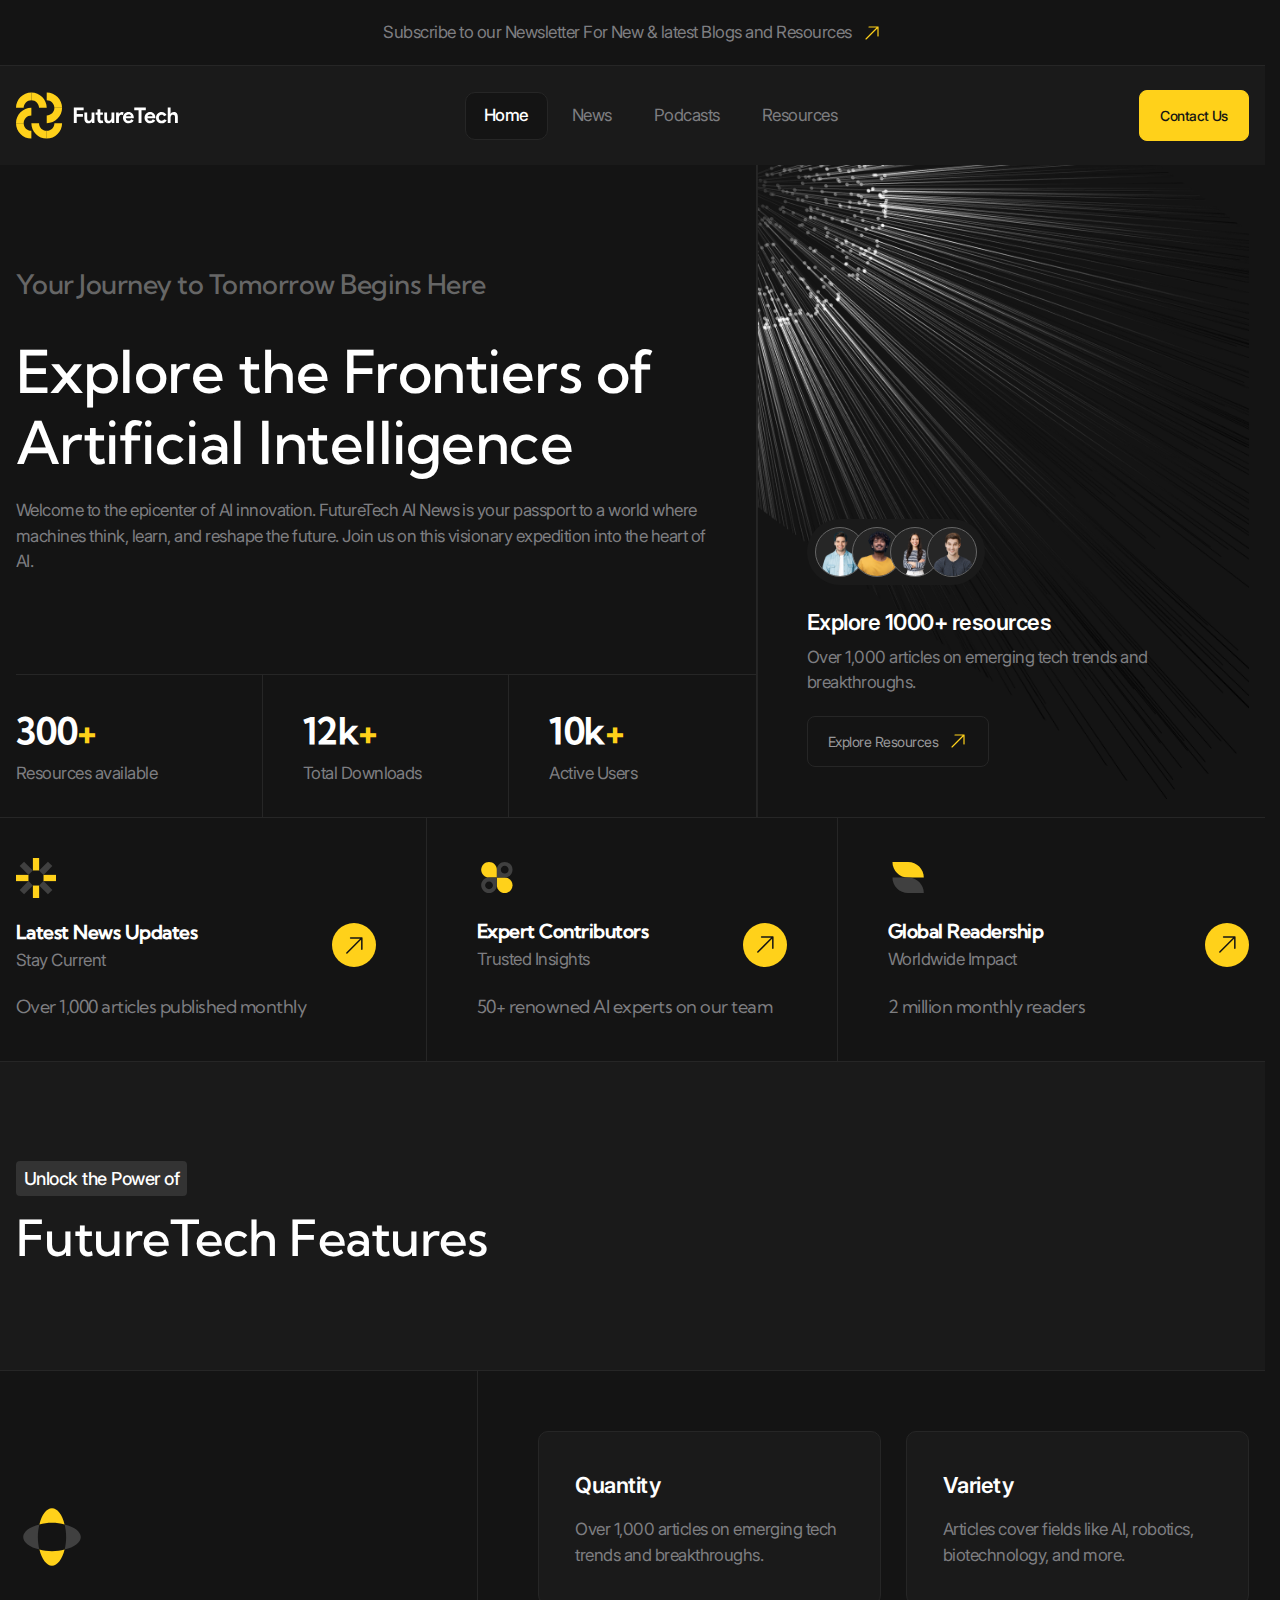
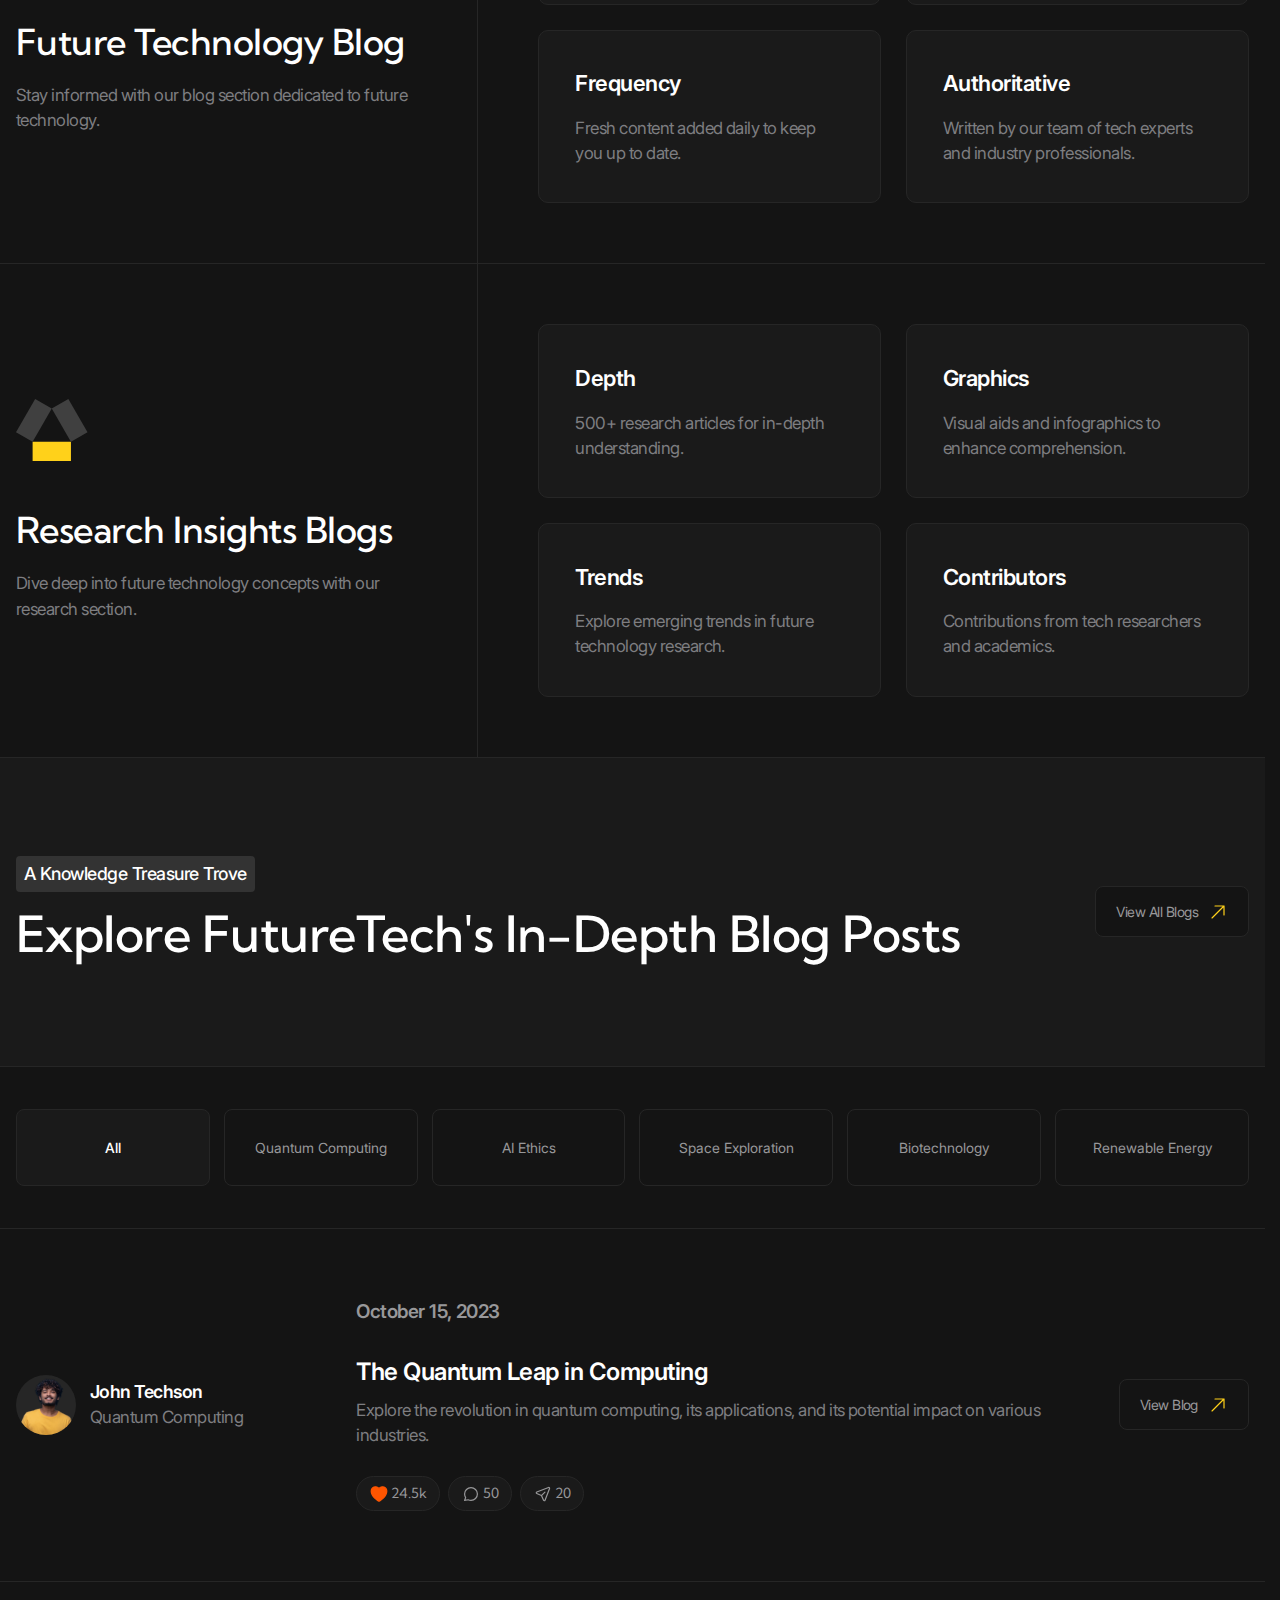
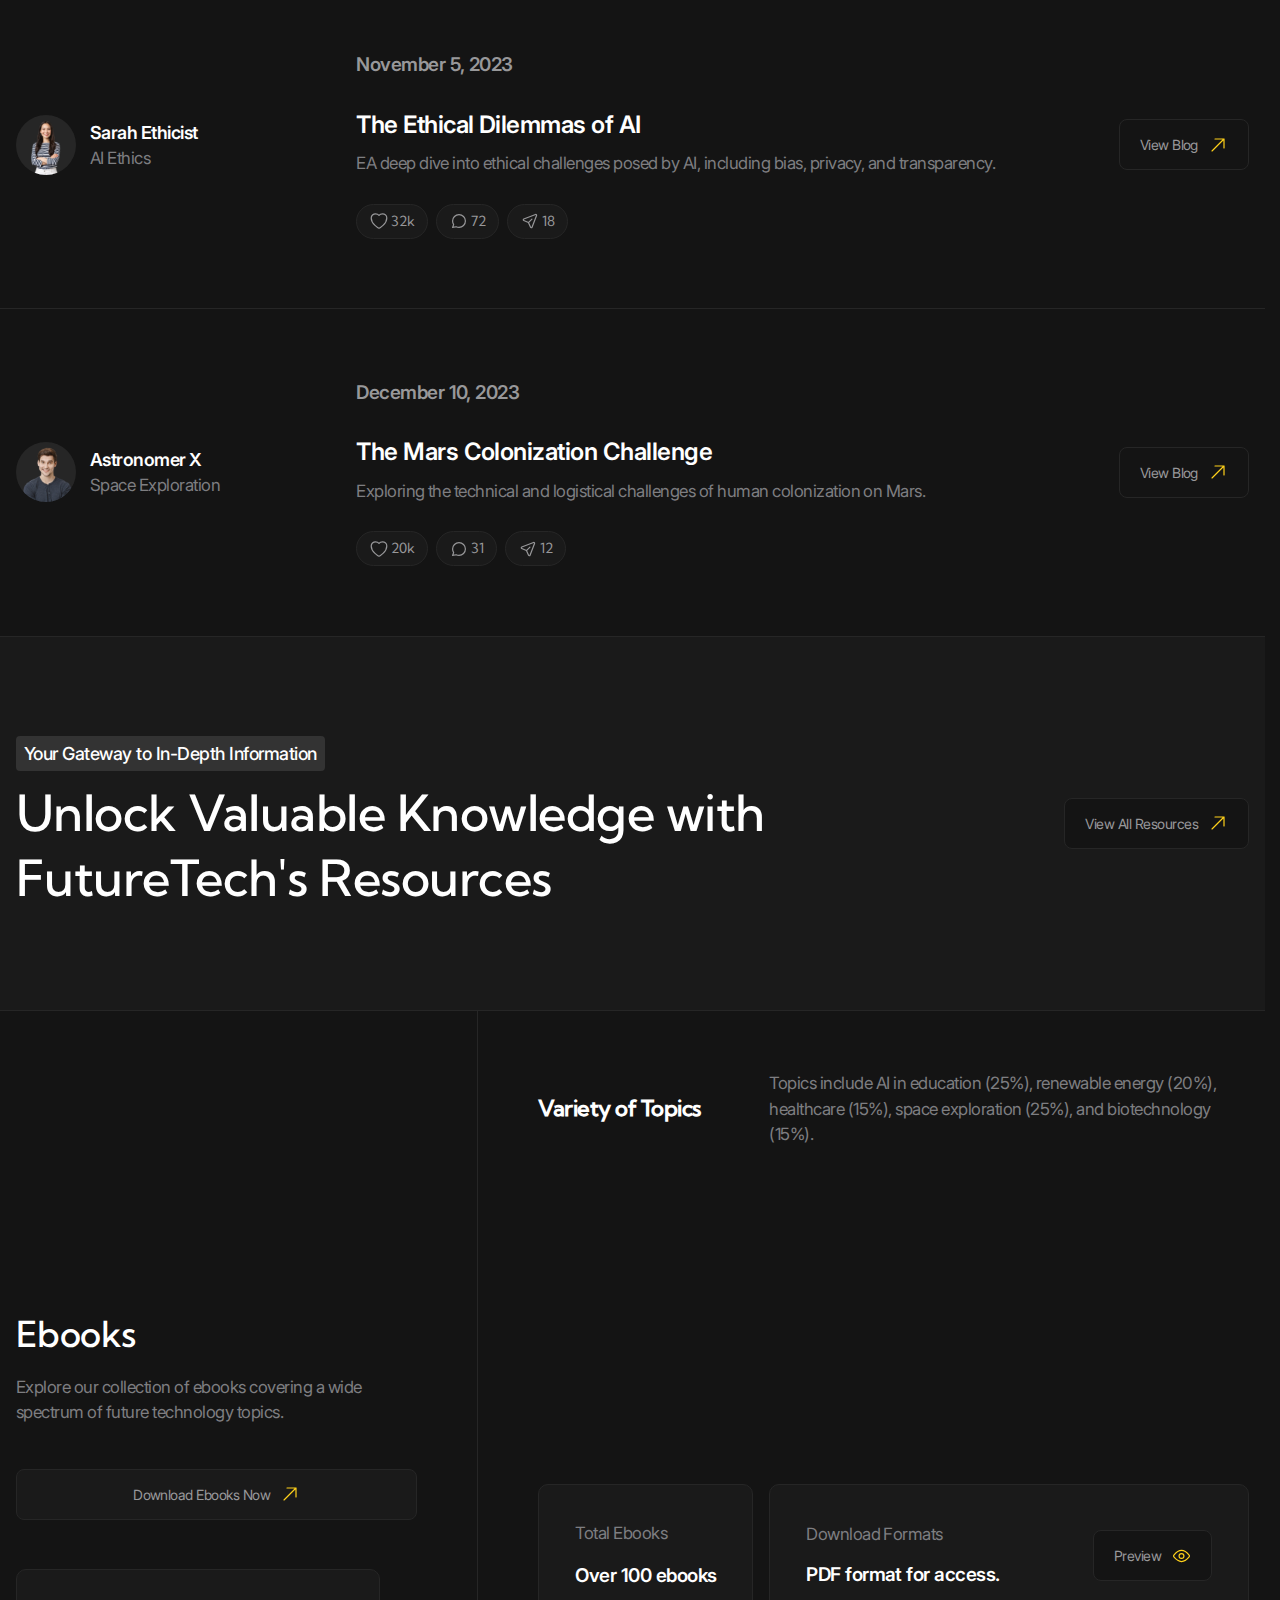
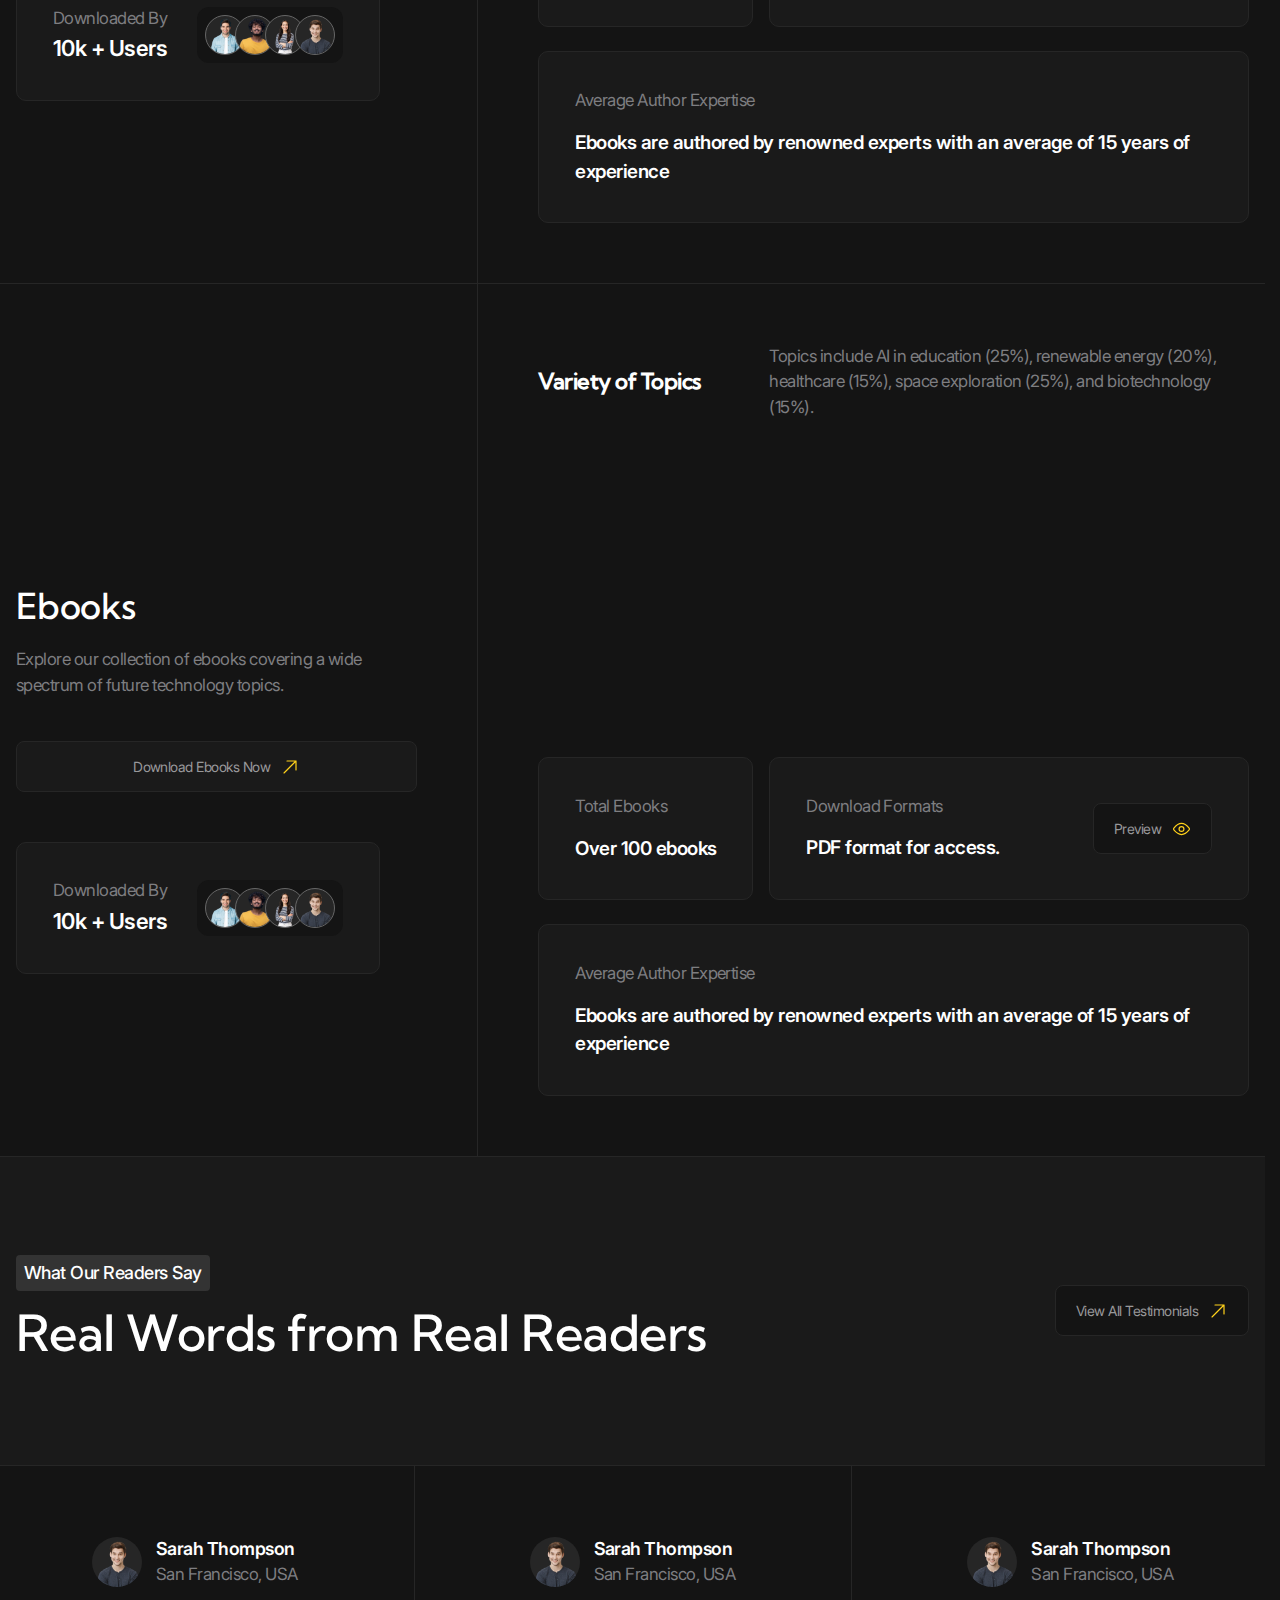
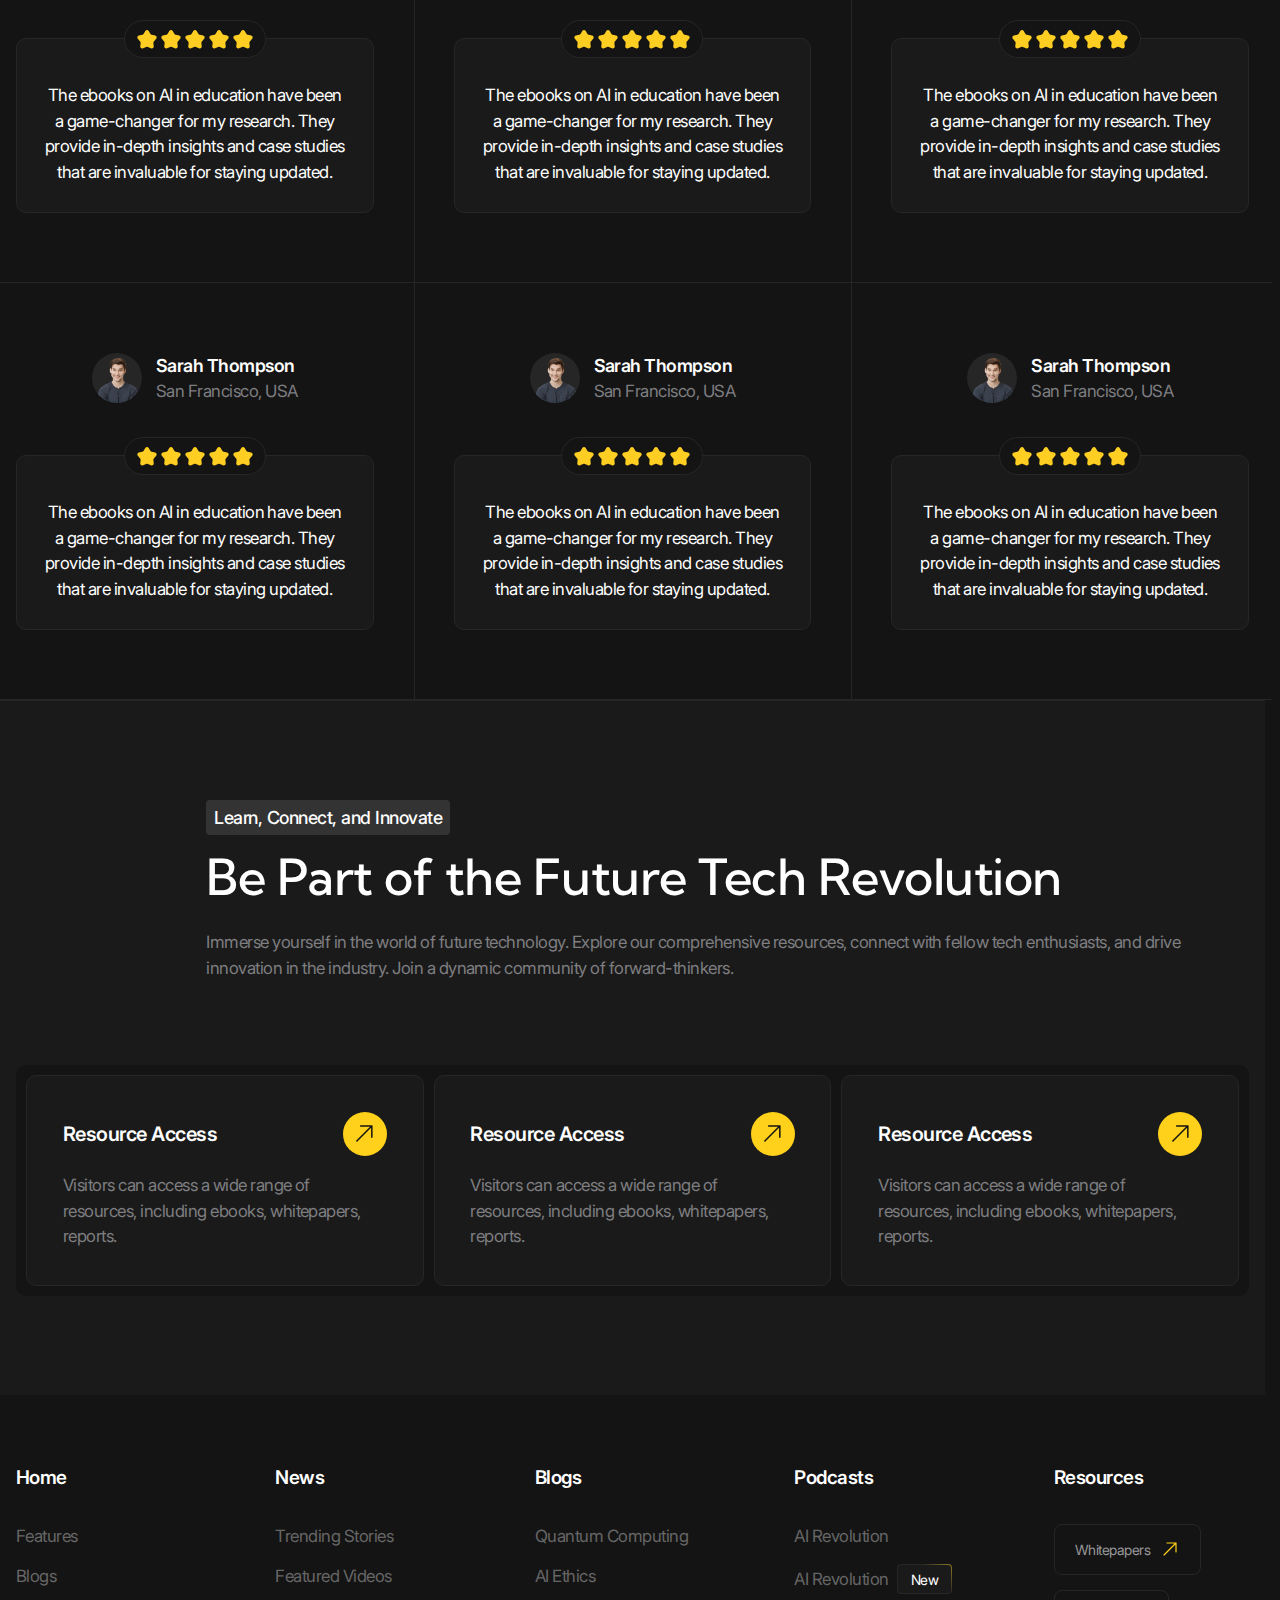
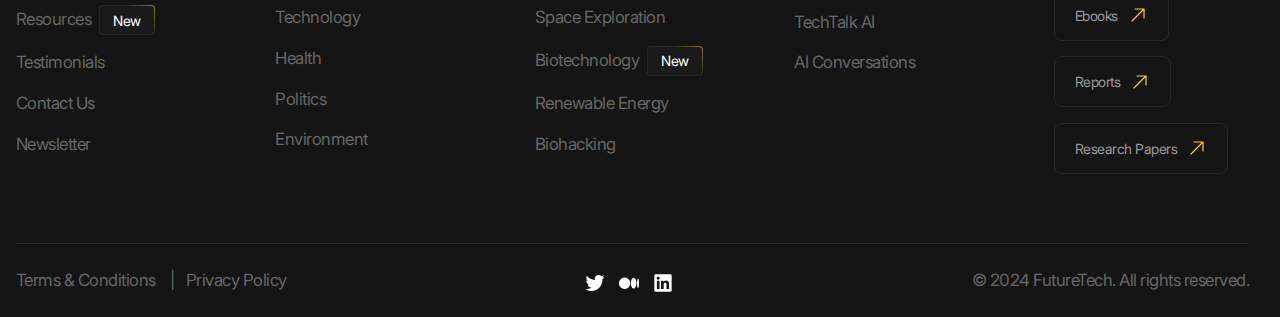
<file: index.html>
<!doctype html>
<html lang="en">
<head>
  <meta charset="UTF-8">
  <meta name="viewport"
        content="width=device-width, user-scalable=no, initial-scale=1.0, maximum-scale=1.0, minimum-scale=1.0">
  <meta http-equiv="X-UA-Compatible" content="ie=edge">
  <title>Future Tech | Home</title>
  <link rel="stylesheet" href="./styles/main.css" />
  <script src="./scripts/main.js" type="module"></script>
</head>
<body>
  <header class="header" data-js-header>
    <div class="header__promo">
      <div class="header__promo-inner container">
        <a class="header__promo-link" href="/">
          <span class="icon icon--yellow-arrow">Subscribe to our Newsletter For New & latest Blogs and Resources</span>
        </a>
      </div>
    </div>
    <div class="header__body">
      <div class="header__body-inner container">
        <a
          class="header__logo logo"
          href="/"
          aria-label="Home"
          title="Home"
        >
          <img
            class="logo__image"
            src="./images/logo.svg"
            alt=""
            width="179" height="50"
          />
        </a>
        <div class="header__overlay" data-js-header-overlay>
          <nav class="header__menu">
            <ul class="header__menu-list">
              <li class="header__menu-item">
                <a class="header__menu-link is-active" href="./index.html">Home</a>
              </li>
              <li class="header__menu-item">
                <a class="header__menu-link" href="./news.html">News</a>
              </li>
              <li class="header__menu-item">
                <a class="header__menu-link" href="./podcasts.html">Podcasts</a>
              </li>
              <li class="header__menu-item">
                <a class="header__menu-link" href="./resources.html">Resources</a>
              </li>
            </ul>
          </nav>
          <a class="header__contact-us-link button button--accent" href="./contacts.html">
            Contact Us
          </a>
        </div>
        <button
          class="header__burger-button burger-button visible-mobile"
          type="button"
          aria-label="Open menu"
          title="Open menu"
          data-js-header-burger-button
        >
          <span class="burger-button__line"></span>
          <span class="burger-button__line"></span>
          <span class="burger-button__line"></span>
        </button>
      </div>
    </div>
  </header>

  <main>
    <section class="hero" aria-labelledby="hero-title">
      <div class="hero__main container">
        <div class="hero__body">
          <p class="hero__subtitle">Your Journey to Tomorrow Begins Here</p>
          <h1 class="hero__title" id="hero-title">Explore the Frontiers of Artificial Intelligence</h1>
          <div class="hero__description">
            <p>Welcome to the epicenter of AI innovation. FutureTech AI News is your passport to a world where machines think, learn, and reshape the future. Join us on this visionary expedition into the heart of AI.</p>
          </div>
        </div>
        <div class="hero__metrics metrics full-vw-line full-vw-line--top full-vw-line--left">
          <dl class="metrics__list">
            <div class="metrics__item">
              <dt class="metrics__key">Resources available</dt>
              <dd class="metrics__value h3">300<span class="metrics__sign">+</span></dd>
            </div>
            <div class="metrics__item">
              <dt class="metrics__key">Total Downloads</dt>
              <dd class="metrics__value h3">12k<span class="metrics__sign">+</span></dd>
            </div>
            <div class="metrics__item">
              <dt class="metrics__key">Active Users</dt>
              <dd class="metrics__value h3">10k<span class="metrics__sign">+</span></dd>
            </div>
          </dl>
        </div>
        <div class="hero__resources-preview resources-preview">
          <div class="resources-preview__team team">
            <img
              class="team__person"
              src="./images/team/1.png"
              alt=""
              width="60" height="60" loading="lazy"
            />
            <img
              class="team__person"
              src="./images/team/2.png"
              alt=""
              width="60" height="60" loading="lazy"
            />
            <img
              class="team__person"
              src="./images/team/3.png"
              alt=""
              width="60" height="60" loading="lazy"
            />
            <img
              class="team__person"
              src="./images/team/4.png"
              alt=""
              width="60" height="60" loading="lazy"
            />
          </div>
          <div class="resources-preview__body">
            <p class="resources-preview__title h5">Explore 1000+ resources</p>
            <p class="resources-preview__subtitle">Over 1,000 articles on emerging tech trends and breakthroughs.</p>
          </div>
          <a class="resources-preview__button button" href="/">
            <span class="icon icon--yellow-arrow">Explore Resources</span>
          </a>
        </div>
      </div>
      <div class="hero__advantages">
        <h2 class="visually-hidden">Our advantages</h2>
        <ul class="hero__advantages-list container">
          <li class="hero__advantages-item">
            <div class="advantage-card">
              <img
                class="advantage-card__image"
                src="./images/advantages/icon-1.svg"
                alt=""
                width="50" height="50" loading="lazy"
              />
              <a class="advantage-card__link circle-icon" href="/">
                <h3 class="advantage-card__title h6">Latest News Updates</h3>
                <p class="advantage-card__subtitle">Stay Current</p>
              </a>
              <p class="advantage-card__details">Over 1,000 articles published monthly</p>
            </div>
          </li>
          <li class="hero__advantages-item">
            <div class="advantage-card">
              <img
                class="advantage-card__image"
                src="./images/advantages/icon-2.svg"
                alt=""
                width="50" height="50" loading="lazy"
              />
              <a class="advantage-card__link circle-icon" href="/">
                <h3 class="advantage-card__title h6">Expert Contributors</h3>
                <p class="advantage-card__subtitle">Trusted Insights</p>
              </a>
              <p class="advantage-card__details">50+ renowned AI experts on our team</p>
            </div>
          </li>
          <li class="hero__advantages-item">
            <div class="advantage-card">
              <img
                class="advantage-card__image"
                src="./images/advantages/icon-3.svg"
                alt=""
                width="50" height="50" loading="lazy"
              />
              <a class="advantage-card__link circle-icon" href="/">
                <h3 class="advantage-card__title h6">Global Readership</h3>
                <p class="advantage-card__subtitle">Worldwide Impact</p>
              </a>
              <p class="advantage-card__details">2 million monthly readers</p>
            </div>
          </li>
        </ul>
      </div>
    </section>

    <section class="section" aria-labelledby="features-title">
      <header class="section__header">
        <div class="section__header-inner container">
          <div class="section__header-info">
            <p class="section__subtitle tag">Unlock the Power of</p>
            <h2 class="section__title" id="features-title">FutureTech Features</h2>
          </div>
        </div>
      </header>
      <div class="section__body">
        <ul class="list">
          <li class="list__item">
            <div class="card container">
              <div class="card__preview">
                <div class="card__preview-main">
                  <img
                    class="card__preview-icon"
                    src="./images/features/1.svg"
                    alt=""
                    width="80" height="80" loading="lazy"
                  />
                  <div class="card__preview-info">
                    <h3 class="card__preview-title">Future Technology Blog</h3>
                    <div class="card__preview-description">
                      <p>Stay informed with our blog section dedicated to future technology.</p>
                    </div>
                  </div>
                </div>
              </div>
              <div class="card__body">
                <div class="card__grid card__grid--2-cols">
                  <div class="card__cell tile">
                    <h4 class="card__cell-title h5">Quantity</h4>
                    <p class="card__cell-description">Over 1,000 articles on emerging tech trends and breakthroughs.</p>
                  </div>
                  <div class="card__cell tile">
                    <h4 class="card__cell-title h5">Variety</h4>
                    <p class="card__cell-description">Articles cover fields like AI, robotics, biotechnology, and more.</p>
                  </div>
                  <div class="card__cell tile">
                    <h4 class="card__cell-title h5">Frequency</h4>
                    <p class="card__cell-description">Fresh content added daily to keep you up to date.</p>
                  </div>
                  <div class="card__cell tile">
                    <h4 class="card__cell-title h5">Authoritative</h4>
                    <p class="card__cell-description">Written by our team of tech experts and industry professionals.</p>
                  </div>
                </div>
              </div>
            </div>
          </li>
          <li class="list__item">
            <div class="card container">
              <div class="card__preview">
                <div class="card__preview-main">
                  <img
                    class="card__preview-icon"
                    src="./images/features/2.svg"
                    alt=""
                    width="80" height="80" loading="lazy"
                  />
                  <div class="card__preview-info">
                    <h3 class="card__preview-title">Research Insights Blogs</h3>
                    <div class="card__preview-description">
                      <p>Dive deep into future technology concepts with our research section.</p>
                    </div>
                  </div>
                </div>
              </div>
              <div class="card__body">
                <div class="card__grid card__grid--2-cols">
                  <div class="card__cell tile">
                    <h4 class="card__cell-title h5">Depth</h4>
                    <p class="card__cell-description">500+ research articles for in-depth understanding.</p>
                  </div>
                  <div class="card__cell tile">
                    <h4 class="card__cell-title h5">Graphics</h4>
                    <p class="card__cell-description">Visual aids and infographics to enhance comprehension.</p>
                  </div>
                  <div class="card__cell tile">
                    <h4 class="card__cell-title h5">Trends</h4>
                    <p class="card__cell-description">Explore emerging trends in future technology research.</p>
                  </div>
                  <div class="card__cell tile">
                    <h4 class="card__cell-title h5">Contributors</h4>
                    <p class="card__cell-description">Contributions from tech researchers and academics.</p>
                  </div>
                </div>
              </div>
            </div>
          </li>
        </ul>
      </div>
    </section>

    <section class="section" aria-labelledby="blog-title">
      <header class="section__header">
        <div class="section__header-inner container">
          <div class="section__header-info">
            <p class="section__subtitle tag">A Knowledge Treasure Trove</p>
            <h2 class="section__title" id="blog-title">Explore FutureTech's In-Depth Blog Posts</h2>
          </div>
          <div class="section__actions">
            <a class="section__link button" href="./blog.html">
              <span class="icon icon--yellow-arrow">View All Blogs</span>
            </a>
          </div>
        </div>
      </header>
      <div class="section__body tabs" data-js-tabs>
        <h3 class="visually-hidden" id="blog-category-title">
          Blog category
        </h3>
        <header class="tabs__header">
          <div
            class="tabs__buttons container"
            role="tablist"
            aria-labelledby="blog-category-title"
          >
            <button
              class="tabs__button is-active"
              id="tab-1"
              type="button"
              role="tab"
              aria-controls="tabpanel-1"
              data-js-tabs-button
              aria-selected="true"
            >
              All
            </button>
            <button
              class="tabs__button"
              id="tab-2"
              type="button"
              role="tab"
              aria-controls="tabpanel-2"
              data-js-tabs-button
              aria-selected="false"
              tabindex="-1"
            >
              Quantum Computing
            </button>
            <button
              class="tabs__button"
              id="tab-3"
              type="button"
              role="tab"
              aria-controls="tabpanel-3"
              data-js-tabs-button
              aria-selected="false"
              tabindex="-1"
            >
              AI Ethics
            </button>
            <button
              class="tabs__button"
              id="tab-4"
              type="button"
              role="tab"
              aria-controls="tabpanel-4"
              data-js-tabs-button
              aria-selected="false"
              tabindex="-1"
            >
              Space Exploration
            </button>
            <button
              class="tabs__button"
              id="tab-5"
              type="button"
              role="tab"
              aria-controls="tabpanel-5"
              data-js-tabs-button
              aria-selected="false"
              tabindex="-1"
            >
              Biotechnology
            </button>
            <button
              class="tabs__button"
              id="tab-6"
              type="button"
              role="tab"
              aria-controls="tabpanel-6"
              data-js-tabs-button
              aria-selected="false"
              tabindex="-1"
            >
              Renewable Energy
            </button>
          </div>
        </header>
        <div class="tabs__body">
          <div
            class="tabs__content is-active"
            id="tabpanel-1"
            aria-labelledby="tab-1"
            tabindex="0"
            data-js-tabs-content
          >
            <ul class="list">
              <li class="list__item">
                <article class="blog-card container">
                  <div class="blog-card__author person-card">
                    <img
                      class="person-card__image"
                      src="./images/blog/1.png"
                      alt=""
                      width="80" height="80" loading="lazy"
                    />
                    <div class="person-card__body">
                      <p class="person-card__name">John Techson</p>
                      <p class="person-card__department">Quantum Computing</p>
                    </div>
                  </div>
                  <div class="blog-card__body">
                    <time class="blog-card__date h6" datetime="2023-10-15">October 15, 2023</time>
                    <div class="blog-card__info">
                      <h4 class="blog-card__title">The Quantum Leap in Computing</h4>
                      <div class="blog-card__description">
                        <p>Explore the revolution in quantum computing, its applications, and its potential impact on various industries.</p>
                      </div>
                    </div>
                    <div class="blog-card__actions blog-actions">
                      <ul class="blog-actions__list">
                        <li class="blog-actions__item">
                          <button
                            class="blog-actions__button is-active"
                            type="button"
                            aria-label="Dislike"
                            title="Dislike"
                          >
                            <span class="blog-actions__icon-wrapper">
                              <svg width="24" height="25" viewBox="0 0 24 25" fill="none" xmlns="http://www.w3.org/2000/svg">
                                <path d="M11.645 21.4107L11.6384 21.4071L11.6158 21.3949C11.5965 21.3844 11.5689 21.3693 11.5336 21.3496C11.4629 21.3101 11.3612 21.2524 11.233 21.1769C10.9765 21.0261 10.6132 20.8039 10.1785 20.515C9.31074 19.9381 8.15122 19.0901 6.9886 18.0063C4.68781 15.8615 2.25 12.6751 2.25 8.75C2.25 5.82194 4.7136 3.5 7.6875 3.5C9.43638 3.5 11.0023 4.29909 12 5.5516C12.9977 4.29909 14.5636 3.5 16.3125 3.5C19.2864 3.5 21.75 5.82194 21.75 8.75C21.75 12.6751 19.3122 15.8615 17.0114 18.0063C15.8488 19.0901 14.6893 19.9381 13.8215 20.515C13.3868 20.8039 13.0235 21.0261 12.767 21.1769C12.6388 21.2524 12.5371 21.3101 12.4664 21.3496C12.4311 21.3693 12.4035 21.3844 12.3842 21.3949L12.3616 21.4071L12.355 21.4107L12.3523 21.4121C12.1323 21.5289 11.8677 21.5289 11.6477 21.4121L11.645 21.4107Z" stroke="#666666" stroke-width="1.5" stroke-linejoin="round"/>
                              </svg>
                            </span>
                            <span>24.5k</span>
                          </button>
                        </li>
                        <li class="blog-actions__item">
                          <button
                            class="blog-actions__button"
                            type="button"
                            aria-label="Discuss"
                            title="Discuss"
                          >
                            <span class="blog-actions__icon-wrapper">
                              <svg width="24" height="25" viewBox="0 0 24 25" fill="none" xmlns="http://www.w3.org/2000/svg">
                                <path d="M8.48581 19.6888C9.54657 20.2083 10.7392 20.5 12 20.5C16.4183 20.5 20 16.9183 20 12.5C20 8.08172 16.4183 4.5 12 4.5C7.58172 4.5 4 8.08172 4 12.5C4 14.1401 4.49356 15.665 5.34026 16.9341M8.48581 19.6888L4 20.5L5.34026 16.9341M8.48581 19.6888L8.49231 19.6877M5.34026 16.9341L5.34154 16.9308" stroke="#666666" stroke-width="1.5" stroke-linecap="round" stroke-linejoin="round"/>
                              </svg>
                            </span>
                            <span>50</span>
                          </button>
                        </li>
                        <li class="blog-actions__item">
                          <button
                            class="blog-actions__button"
                            type="button"
                            aria-label="Share"
                            title="Share"
                          >
                            <span class="blog-actions__icon-wrapper">
                              <svg width="24" height="25" viewBox="0 0 24 25" fill="none" xmlns="http://www.w3.org/2000/svg">
                                <path d="M10.0384 14.4616L4.1719 11.7951C3.36454 11.4281 3.39898 10.2697 4.22673 9.95134L18.8999 4.30781C19.7087 3.99675 20.5033 4.79139 20.1922 5.60013L14.5487 20.2733C14.2303 21.1011 13.072 21.1355 12.705 20.3281L10.0384 14.4616ZM10.0384 14.4616L14.4231 10.077" stroke="#666666" stroke-width="1.5" stroke-linecap="round" stroke-linejoin="round"/>
                              </svg>
                            </span>
                            <span>20</span>
                          </button>
                        </li>
                      </ul>
                    </div>
                  </div>
                  <a class="blog-card__link button" href="/">
                    <span class="icon icon--yellow-arrow">View Blog</span>
                  </a>
                </article>
              </li>
              <li class="list__item">
                <article class="blog-card container">
                  <div class="blog-card__author person-card">
                    <img
                      class="person-card__image"
                      src="./images/blog/2.png"
                      alt=""
                      width="80" height="80" loading="lazy"
                    />
                    <div class="person-card__body">
                      <p class="person-card__name">Sarah Ethicist</p>
                      <p class="person-card__department">AI Ethics</p>
                    </div>
                  </div>
                  <div class="blog-card__body">
                    <time class="blog-card__date h6" datetime="2023-11-05">November 5, 2023</time>
                    <div class="blog-card__info">
                      <h4 class="blog-card__title">The Ethical Dilemmas of AI</h4>
                      <div class="blog-card__description">
                        <p>EA deep dive into ethical challenges posed by AI, including bias, privacy, and transparency.</p>
                      </div>
                    </div>
                    <div class="blog-card__actions blog-actions">
                      <ul class="blog-actions__list">
                        <li class="blog-actions__item">
                          <button
                            class="blog-actions__button"
                            type="button"
                            aria-label="Like"
                            title="Like"
                          >
                            <span class="blog-actions__icon-wrapper">
                              <svg width="24" height="25" viewBox="0 0 24 25" fill="none" xmlns="http://www.w3.org/2000/svg">
                                <path d="M11.645 21.4107L11.6384 21.4071L11.6158 21.3949C11.5965 21.3844 11.5689 21.3693 11.5336 21.3496C11.4629 21.3101 11.3612 21.2524 11.233 21.1769C10.9765 21.0261 10.6132 20.8039 10.1785 20.515C9.31074 19.9381 8.15122 19.0901 6.9886 18.0063C4.68781 15.8615 2.25 12.6751 2.25 8.75C2.25 5.82194 4.7136 3.5 7.6875 3.5C9.43638 3.5 11.0023 4.29909 12 5.5516C12.9977 4.29909 14.5636 3.5 16.3125 3.5C19.2864 3.5 21.75 5.82194 21.75 8.75C21.75 12.6751 19.3122 15.8615 17.0114 18.0063C15.8488 19.0901 14.6893 19.9381 13.8215 20.515C13.3868 20.8039 13.0235 21.0261 12.767 21.1769C12.6388 21.2524 12.5371 21.3101 12.4664 21.3496C12.4311 21.3693 12.4035 21.3844 12.3842 21.3949L12.3616 21.4071L12.355 21.4107L12.3523 21.4121C12.1323 21.5289 11.8677 21.5289 11.6477 21.4121L11.645 21.4107Z" stroke="#666666" stroke-width="1.5" stroke-linejoin="round"/>
                              </svg>
                            </span>
                            <span>32k</span>
                          </button>
                        </li>
                        <li class="blog-actions__item">
                          <button
                            class="blog-actions__button"
                            type="button"
                            aria-label="Discuss"
                            title="Discuss"
                          >
                            <span class="blog-actions__icon-wrapper">
                              <svg width="24" height="25" viewBox="0 0 24 25" fill="none" xmlns="http://www.w3.org/2000/svg">
                                <path d="M8.48581 19.6888C9.54657 20.2083 10.7392 20.5 12 20.5C16.4183 20.5 20 16.9183 20 12.5C20 8.08172 16.4183 4.5 12 4.5C7.58172 4.5 4 8.08172 4 12.5C4 14.1401 4.49356 15.665 5.34026 16.9341M8.48581 19.6888L4 20.5L5.34026 16.9341M8.48581 19.6888L8.49231 19.6877M5.34026 16.9341L5.34154 16.9308" stroke="#666666" stroke-width="1.5" stroke-linecap="round" stroke-linejoin="round"/>
                              </svg>
                            </span>
                            <span>72</span>
                          </button>
                        </li>
                        <li class="blog-actions__item">
                          <button
                            class="blog-actions__button"
                            type="button"
                            aria-label="Share"
                            title="Share"
                          >
                            <span class="blog-actions__icon-wrapper">
                              <svg width="24" height="25" viewBox="0 0 24 25" fill="none" xmlns="http://www.w3.org/2000/svg">
                                <path d="M10.0384 14.4616L4.1719 11.7951C3.36454 11.4281 3.39898 10.2697 4.22673 9.95134L18.8999 4.30781C19.7087 3.99675 20.5033 4.79139 20.1922 5.60013L14.5487 20.2733C14.2303 21.1011 13.072 21.1355 12.705 20.3281L10.0384 14.4616ZM10.0384 14.4616L14.4231 10.077" stroke="#666666" stroke-width="1.5" stroke-linecap="round" stroke-linejoin="round"/>
                              </svg>
                            </span>
                            <span>18</span>
                          </button>
                        </li>
                      </ul>
                    </div>
                  </div>
                  <a class="blog-card__link button" href="/">
                    <span class="icon icon--yellow-arrow">View Blog</span>
                  </a>
                </article>
              </li>
              <li class="list__item">
                <article class="blog-card container">
                  <div class="blog-card__author person-card">
                    <img
                      class="person-card__image"
                      src="./images/blog/3.png"
                      alt=""
                      width="80" height="80" loading="lazy"
                    />
                    <div class="person-card__body">
                      <p class="person-card__name">Astronomer X</p>
                      <p class="person-card__department">Space Exploration</p>
                    </div>
                  </div>
                  <div class="blog-card__body">
                    <time class="blog-card__date h6" datetime="2023-12-10">December 10, 2023</time>
                    <div class="blog-card__info">
                      <h4 class="blog-card__title">The Mars Colonization Challenge</h4>
                      <div class="blog-card__description">
                        <p>Exploring the technical and logistical challenges of human colonization on Mars.</p>
                      </div>
                    </div>
                    <div class="blog-card__actions blog-actions">
                      <ul class="blog-actions__list">
                        <li class="blog-actions__item">
                          <button
                            class="blog-actions__button"
                            type="button"
                            aria-label="Like"
                            title="Like"
                          >
                            <span class="blog-actions__icon-wrapper">
                              <svg width="24" height="25" viewBox="0 0 24 25" fill="none" xmlns="http://www.w3.org/2000/svg">
                                <path d="M11.645 21.4107L11.6384 21.4071L11.6158 21.3949C11.5965 21.3844 11.5689 21.3693 11.5336 21.3496C11.4629 21.3101 11.3612 21.2524 11.233 21.1769C10.9765 21.0261 10.6132 20.8039 10.1785 20.515C9.31074 19.9381 8.15122 19.0901 6.9886 18.0063C4.68781 15.8615 2.25 12.6751 2.25 8.75C2.25 5.82194 4.7136 3.5 7.6875 3.5C9.43638 3.5 11.0023 4.29909 12 5.5516C12.9977 4.29909 14.5636 3.5 16.3125 3.5C19.2864 3.5 21.75 5.82194 21.75 8.75C21.75 12.6751 19.3122 15.8615 17.0114 18.0063C15.8488 19.0901 14.6893 19.9381 13.8215 20.515C13.3868 20.8039 13.0235 21.0261 12.767 21.1769C12.6388 21.2524 12.5371 21.3101 12.4664 21.3496C12.4311 21.3693 12.4035 21.3844 12.3842 21.3949L12.3616 21.4071L12.355 21.4107L12.3523 21.4121C12.1323 21.5289 11.8677 21.5289 11.6477 21.4121L11.645 21.4107Z" stroke="#666666" stroke-width="1.5" stroke-linejoin="round"/>
                              </svg>
                            </span>
                            <span>20k</span>
                          </button>
                        </li>
                        <li class="blog-actions__item">
                          <button
                            class="blog-actions__button"
                            type="button"
                            aria-label="Discuss"
                            title="Discuss"
                          >
                            <span class="blog-actions__icon-wrapper">
                              <svg width="24" height="25" viewBox="0 0 24 25" fill="none" xmlns="http://www.w3.org/2000/svg">
                                <path d="M8.48581 19.6888C9.54657 20.2083 10.7392 20.5 12 20.5C16.4183 20.5 20 16.9183 20 12.5C20 8.08172 16.4183 4.5 12 4.5C7.58172 4.5 4 8.08172 4 12.5C4 14.1401 4.49356 15.665 5.34026 16.9341M8.48581 19.6888L4 20.5L5.34026 16.9341M8.48581 19.6888L8.49231 19.6877M5.34026 16.9341L5.34154 16.9308" stroke="#666666" stroke-width="1.5" stroke-linecap="round" stroke-linejoin="round"/>
                              </svg>
                            </span>
                            <span>31</span>
                          </button>
                        </li>
                        <li class="blog-actions__item">
                          <button
                            class="blog-actions__button"
                            type="button"
                            aria-label="Share"
                            title="Share"
                          >
                            <span class="blog-actions__icon-wrapper">
                              <svg width="24" height="25" viewBox="0 0 24 25" fill="none" xmlns="http://www.w3.org/2000/svg">
                                <path d="M10.0384 14.4616L4.1719 11.7951C3.36454 11.4281 3.39898 10.2697 4.22673 9.95134L18.8999 4.30781C19.7087 3.99675 20.5033 4.79139 20.1922 5.60013L14.5487 20.2733C14.2303 21.1011 13.072 21.1355 12.705 20.3281L10.0384 14.4616ZM10.0384 14.4616L14.4231 10.077" stroke="#666666" stroke-width="1.5" stroke-linecap="round" stroke-linejoin="round"/>
                              </svg>
                            </span>
                            <span>12</span>
                          </button>
                        </li>
                      </ul>
                    </div>
                  </div>
                  <a class="blog-card__link button" href="/">
                    <span class="icon icon--yellow-arrow">View Blog</span>
                  </a>
                </article>
              </li>
            </ul>
          </div>
          <div
            class="tabs__content"
            id="tabpanel-2"
            aria-labelledby="tab-2"
            tabindex="0"
            data-js-tabs-content
          >
            Lorem ipsum dolor sit amet, consectetur adipisicing elit. Impedit, pariatur?
          </div>
          <div
            class="tabs__content"
            id="tabpanel-3"
            aria-labelledby="tab-3"
            tabindex="0"
            data-js-tabs-content
          >
            Lorem ipsum dolor sit amet, consectetur adipisicing elit. Impedit, pariatur?
          </div>
          <div
            class="tabs__content"
            id="tabpanel-4"
            aria-labelledby="tab-4"
            tabindex="0"
            data-js-tabs-content
          >
            Lorem ipsum dolor sit amet, consectetur adipisicing elit. Impedit, pariatur?
          </div>
          <div
            class="tabs__content"
            id="tabpanel-5"
            aria-labelledby="tab-5"
            tabindex="0"
            data-js-tabs-content
          >
            Lorem ipsum dolor sit amet, consectetur adipisicing elit. Impedit, pariatur?
          </div>
          <div
            class="tabs__content"
            id="tabpanel-6"
            aria-labelledby="tab-6"
            tabindex="0"
            data-js-tabs-content
          >
            Lorem ipsum dolor sit amet, consectetur adipisicing elit. Impedit, pariatur?
          </div>
        </div>
      </div>
    </section>

    <section class="section" aria-labelledby="resources-title">
      <header class="section__header">
        <div class="section__header-inner container">
          <div class="section__header-info">
            <p class="section__subtitle tag">Your Gateway to In-Depth Information</p>
            <h2 class="section__title" id="resources-title">Unlock Valuable Knowledge with<br/> FutureTech's Resources</h2>
          </div>
          <div class="section__actions">
            <a class="section__link button" href="/">
              <span class="icon icon--yellow-arrow">View All Resources</span>
            </a>
          </div>
        </div>
      </header>
      <div class="section__body">
        <ul class="list">
          <li class="list__item">
            <div class="card container">
              <div class="card__preview">
                <div class="card__preview-main">
                  <img
                    class="card__preview-icon"
                    src="./images/resources/icon-1.svg"
                    alt=""
                    width="80" height="80" loading="lazy"
                  />
                  <div class="card__preview-info">
                    <h3 class="card__preview-title">Ebooks</h3>
                    <div class="card__preview-description">
                      <p>Explore our collection of ebooks covering a wide spectrum of future technology topics.</p>
                    </div>
                  </div>
                  <a class="card__preview-link button button--dark-gray" href="/">
                    <span class="icon icon--yellow-arrow">Download Ebooks Now</span>
                  </a>
                </div>
                <div class="card__preview-extra">
                  <div class="download-info tile">
                    <div class="download-info__body">
                      <p class="download-info__title">Downloaded By</p>
                      <p class="download-info__subtitle h5">10k + Users</p>
                    </div>
                    <div class="download-info__team team">
                      <img
                        class="team__person"
                        src="./images/team/1.png"
                        alt=""
                        width="50" height="50" loading="lazy"
                      />
                      <img
                        class="team__person"
                        src="./images/team/2.png"
                        alt=""
                        width="50" height="50" loading="lazy"
                      />
                      <img
                        class="team__person"
                        src="./images/team/3.png"
                        alt=""
                        width="50" height="50" loading="lazy"
                      />
                      <img
                        class="team__person"
                        src="./images/team/4.png"
                        alt=""
                        width="50" height="50" loading="lazy"
                      />
                    </div>
                  </div>
                </div>
              </div>
              <div class="card__body">
                <div class="card__grid card__grid--2-cols-alt">
                  <div class="card__cell">
                    <h3 class="card__cell-title h5">Variety of Topics</h3>
                  </div>
                  <div class="card__cell">
                    <p class="card__cell-description">
                      Topics include AI in education (25%), renewable energy (20%), healthcare (15%), space exploration (25%), and biotechnology (15%).
                    </p>
                  </div>
                  <div class="card__cell card__cell--wide">
                    <img
                      class="card__cell-image"
                      src="./images/resources/details-1.jpg"
                      alt=""
                      width="917" height="332" loading="lazy"
                    />
                  </div>
                  <div class="card__cell tile">
                    <h4 class="card__cell-subtitle">Total Ebooks</h4>
                    <p class="card__cell-description h6">Over 100 ebooks</p>
                  </div>
                  <div class="card__cell tile">
                    <h4 class="card__cell-subtitle">Download Formats</h4>
                    <p class="card__cell-description h6">PDF format for access.</p>
                    <a class="card__cell-link button" href="/">
                      <span class="icon icon--yellow-eye">Preview</span>
                    </a>
                  </div>
                  <div class="card__cell card__cell--wide tile">
                    <h4 class="card__cell-subtitle">Average Author Expertise</h4>
                    <p class="card__cell-description h6">Ebooks are authored by renowned experts with an average of 15 years of experience</p>
                  </div>
                </div>
              </div>
            </div>
          </li>
          <li class="list__item">
            <div class="card container">
              <div class="card__preview">
                <div class="card__preview-main">
                  <img
                    class="card__preview-icon"
                    src="./images/resources/icon-1.svg"
                    alt=""
                    width="80" height="80" loading="lazy"
                  />
                  <div class="card__preview-info">
                    <h3 class="card__preview-title">Ebooks</h3>
                    <div class="card__preview-description">
                      <p>Explore our collection of ebooks covering a wide spectrum of future technology topics.</p>
                    </div>
                  </div>
                  <a class="card__preview-link button button--dark-gray" href="/">
                    <span class="icon icon--yellow-arrow">Download Ebooks Now</span>
                  </a>
                </div>
                <div class="card__preview-extra">
                  <div class="download-info tile">
                    <div class="download-info__body">
                      <p class="download-info__title">Downloaded By</p>
                      <p class="download-info__subtitle h5">10k + Users</p>
                    </div>
                    <div class="download-info__team team">
                      <img
                        class="team__person"
                        src="./images/team/1.png"
                        alt=""
                        width="50" height="50" loading="lazy"
                      />
                      <img
                        class="team__person"
                        src="./images/team/2.png"
                        alt=""
                        width="50" height="50" loading="lazy"
                      />
                      <img
                        class="team__person"
                        src="./images/team/3.png"
                        alt=""
                        width="50" height="50" loading="lazy"
                      />
                      <img
                        class="team__person"
                        src="./images/team/4.png"
                        alt=""
                        width="50" height="50" loading="lazy"
                      />
                    </div>
                  </div>
                </div>
              </div>
              <div class="card__body">
                <div class="card__grid card__grid--2-cols-alt">
                  <div class="card__cell">
                    <h3 class="card__cell-title h5">Variety of Topics</h3>
                  </div>
                  <div class="card__cell">
                    <p class="card__cell-description">
                      Topics include AI in education (25%), renewable energy (20%), healthcare (15%), space exploration (25%), and biotechnology (15%).
                    </p>
                  </div>
                  <div class="card__cell card__cell--wide">
                    <img
                      class="card__cell-image"
                      src="./images/resources/details-1.jpg"
                      alt=""
                      width="917" height="332" loading="lazy"
                    />
                  </div>
                  <div class="card__cell tile">
                    <h4 class="card__cell-subtitle">Total Ebooks</h4>
                    <p class="card__cell-description h6">Over 100 ebooks</p>
                  </div>
                  <div class="card__cell tile">
                    <h4 class="card__cell-subtitle">Download Formats</h4>
                    <p class="card__cell-description h6">PDF format for access.</p>
                    <a class="card__cell-link button" href="/">
                      <span class="icon icon--yellow-eye">Preview</span>
                    </a>
                  </div>
                  <div class="card__cell card__cell--wide tile">
                    <h4 class="card__cell-subtitle">Average Author Expertise</h4>
                    <p class="card__cell-description h6">Ebooks are authored by renowned experts with an average of 15 years of experience</p>
                  </div>
                </div>
              </div>
            </div>
          </li>
        </ul>
      </div>
    </section>

    <section class="section" aria-labelledby="reviews-title">
      <header class="section__header">
        <div class="section__header-inner container">
          <div class="section__header-info">
            <p class="section__subtitle tag">What Our Readers Say</p>
            <h2 class="section__title" id="reviews-title">Real Words from Real Readers</h2>
          </div>
          <div class="section__actions">
            <a class="section__link button" href="/">
              <span class="icon icon--yellow-arrow">View All Testimonials</span>
            </a>
          </div>
        </div>
      </header>
      <div class="section__body">
        <ul class="bordered-grid bordered-grid--3-cols container">
          <li class="bordered-grid__item">
            <div class="review-card">
              <div class="review-card__author person-card">
                <img
                  class="person-card__image"
                  src="./images/blog/3.png"
                  alt=""
                  width="60" height="60" loading="lazy"
                />
                <div class="person-card__body">
                  <p class="person-card__name">Sarah Thompson</p>
                  <p class="person-card__department">San Francisco, USA</p>
                </div>
              </div>
              <div class="review-card__body tile">
                <div
                  class="review-card__rating-view rating-view"
                  aria-label="Rating 5 star"
                  title="Rating 5 star"
                >
                  <div class="rating-view__star is-active"></div>
                  <div class="rating-view__star is-active"></div>
                  <div class="rating-view__star is-active"></div>
                  <div class="rating-view__star is-active"></div>
                  <div class="rating-view__star is-active"></div>
                </div>
                <blockquote class="review-card__description">
                  <p>The ebooks on AI in education have been a game-changer for my research. They provide in-depth insights and case studies that are invaluable for staying updated.</p>
                </blockquote>
              </div>
            </div>
          </li>
          <li class="bordered-grid__item">
            <div class="review-card">
              <div class="review-card__author person-card">
                <img
                  class="person-card__image"
                  src="./images/blog/3.png"
                  alt=""
                  width="60" height="60" loading="lazy"
                />
                <div class="person-card__body">
                  <p class="person-card__name">Sarah Thompson</p>
                  <p class="person-card__department">San Francisco, USA</p>
                </div>
              </div>
              <div class="review-card__body tile">
                <div
                  class="review-card__rating-view rating-view"
                  aria-label="Rating 5 star"
                  title="Rating 5 star"
                >
                  <div class="rating-view__star is-active"></div>
                  <div class="rating-view__star is-active"></div>
                  <div class="rating-view__star is-active"></div>
                  <div class="rating-view__star is-active"></div>
                  <div class="rating-view__star is-active"></div>
                </div>
                <blockquote class="review-card__description">
                  <p>The ebooks on AI in education have been a game-changer for my research. They provide in-depth insights and case studies that are invaluable for staying updated.</p>
                </blockquote>
              </div>
            </div>
          </li>
          <li class="bordered-grid__item">
            <div class="review-card">
              <div class="review-card__author person-card">
                <img
                  class="person-card__image"
                  src="./images/blog/3.png"
                  alt=""
                  width="60" height="60" loading="lazy"
                />
                <div class="person-card__body">
                  <p class="person-card__name">Sarah Thompson</p>
                  <p class="person-card__department">San Francisco, USA</p>
                </div>
              </div>
              <div class="review-card__body tile">
                <div
                  class="review-card__rating-view rating-view"
                  aria-label="Rating 5 star"
                  title="Rating 5 star"
                >
                  <div class="rating-view__star is-active"></div>
                  <div class="rating-view__star is-active"></div>
                  <div class="rating-view__star is-active"></div>
                  <div class="rating-view__star is-active"></div>
                  <div class="rating-view__star is-active"></div>
                </div>
                <blockquote class="review-card__description">
                  <p>The ebooks on AI in education have been a game-changer for my research. They provide in-depth insights and case studies that are invaluable for staying updated.</p>
                </blockquote>
              </div>
            </div>
          </li>
          <li class="bordered-grid__item">
            <div class="review-card">
              <div class="review-card__author person-card">
                <img
                  class="person-card__image"
                  src="./images/blog/3.png"
                  alt=""
                  width="60" height="60" loading="lazy"
                />
                <div class="person-card__body">
                  <p class="person-card__name">Sarah Thompson</p>
                  <p class="person-card__department">San Francisco, USA</p>
                </div>
              </div>
              <div class="review-card__body tile">
                <div
                  class="review-card__rating-view rating-view"
                  aria-label="Rating 5 star"
                  title="Rating 5 star"
                >
                  <div class="rating-view__star is-active"></div>
                  <div class="rating-view__star is-active"></div>
                  <div class="rating-view__star is-active"></div>
                  <div class="rating-view__star is-active"></div>
                  <div class="rating-view__star is-active"></div>
                </div>
                <blockquote class="review-card__description">
                  <p>The ebooks on AI in education have been a game-changer for my research. They provide in-depth insights and case studies that are invaluable for staying updated.</p>
                </blockquote>
              </div>
            </div>
          </li>
          <li class="bordered-grid__item">
            <div class="review-card">
              <div class="review-card__author person-card">
                <img
                  class="person-card__image"
                  src="./images/blog/3.png"
                  alt=""
                  width="60" height="60" loading="lazy"
                />
                <div class="person-card__body">
                  <p class="person-card__name">Sarah Thompson</p>
                  <p class="person-card__department">San Francisco, USA</p>
                </div>
              </div>
              <div class="review-card__body tile">
                <div
                  class="review-card__rating-view rating-view"
                  aria-label="Rating 5 star"
                  title="Rating 5 star"
                >
                  <div class="rating-view__star is-active"></div>
                  <div class="rating-view__star is-active"></div>
                  <div class="rating-view__star is-active"></div>
                  <div class="rating-view__star is-active"></div>
                  <div class="rating-view__star is-active"></div>
                </div>
                <blockquote class="review-card__description">
                  <p>The ebooks on AI in education have been a game-changer for my research. They provide in-depth insights and case studies that are invaluable for staying updated.</p>
                </blockquote>
              </div>
            </div>
          </li>
          <li class="bordered-grid__item">
            <div class="review-card">
              <div class="review-card__author person-card">
                <img
                  class="person-card__image"
                  src="./images/blog/3.png"
                  alt=""
                  width="60" height="60" loading="lazy"
                />
                <div class="person-card__body">
                  <p class="person-card__name">Sarah Thompson</p>
                  <p class="person-card__department">San Francisco, USA</p>
                </div>
              </div>
              <div class="review-card__body tile">
                <div
                  class="review-card__rating-view rating-view"
                  aria-label="Rating 5 star"
                  title="Rating 5 star"
                >
                  <div class="rating-view__star is-active"></div>
                  <div class="rating-view__star is-active"></div>
                  <div class="rating-view__star is-active"></div>
                  <div class="rating-view__star is-active"></div>
                  <div class="rating-view__star is-active"></div>
                </div>
                <blockquote class="review-card__description">
                  <p>The ebooks on AI in education have been a game-changer for my research. They provide in-depth insights and case studies that are invaluable for staying updated.</p>
                </blockquote>
              </div>
            </div>
          </li>
        </ul>
      </div>
    </section>

    <section class="about" aria-labelledby="about-title">
      <div class="about__inner container">
        <header class="about__header">
          <img
            class="about__icon"
            src="./images/about/icon.svg"
            alt=""
            width="150" height="150" loading="lazy"
          />
          <div class="about__info">
            <p class="about__subtitle tag">Learn, Connect, and Innovate</p>
            <h2 class="about__title" id="about-title">Be Part of the Future Tech Revolution</h2>
          </div>
          <div class="about__description">
            <p>Immerse yourself in the world of future technology. Explore our comprehensive resources, connect with fellow tech enthusiasts, and drive innovation in the industry. Join a dynamic community of forward-thinkers.</p>
          </div>
        </header>
        <ul class="about__list">
          <li class="about__item">
            <a class="about-card tile" href="/">
              <h3 class="about-card__title circle-icon">Resource Access</h3>
              <div class="about-card__description">
                <p>Visitors can access a wide range of resources, including ebooks, whitepapers, reports.</p>
              </div>
            </a>
          </li>
          <li class="about__item">
            <a class="about-card tile" href="/">
              <h3 class="about-card__title circle-icon">Resource Access</h3>
              <div class="about-card__description">
                <p>Visitors can access a wide range of resources, including ebooks, whitepapers, reports.</p>
              </div>
            </a>
          </li>
          <li class="about__item">
            <a class="about-card tile" href="/">
              <h3 class="about-card__title circle-icon">Resource Access</h3>
              <div class="about-card__description">
                <p>Visitors can access a wide range of resources, including ebooks, whitepapers, reports.</p>
              </div>
            </a>
          </li>
        </ul>
      </div>
    </section>
  </main>

  <footer class="footer">
    <div class="footer__inner container">
      <div class="footer__body">
        <nav class="footer__menu">
          <div class="footer__menu-column">
            <a class="footer__menu-main-link h6" href="/">Home</a>
            <ul class="footer__menu-list">
              <li class="footer__menu-item">
                <a class="footer__menu-link" href="/">Features</a>
              </li>
              <li class="footer__menu-item">
                <a class="footer__menu-link" href="/">Blogs</a>
              </li>
              <li class="footer__menu-item">
                <a class="footer__menu-link" href="/">Resources</a>
                <span class="badge">New</span>
              </li>
              <li class="footer__menu-item">
                <a class="footer__menu-link" href="/">Testimonials</a>
              </li>
              <li class="footer__menu-item">
                <a class="footer__menu-link" href="/">Contact Us</a>
              </li>
              <li class="footer__menu-item">
                <a class="footer__menu-link" href="/">Newsletter</a>
              </li>
            </ul>
          </div>
          <div class="footer__menu-column">
            <a class="footer__menu-main-link h6" href="/">News</a>
            <ul class="footer__menu-list">
              <li class="footer__menu-item">
                <a class="footer__menu-link" href="/">Trending Stories</a>
              </li>
              <li class="footer__menu-item">
                <a class="footer__menu-link" href="/">Featured Videos</a>
              </li>
              <li class="footer__menu-item">
                <a class="footer__menu-link" href="/">Technology</a>
              </li>
              <li class="footer__menu-item">
                <a class="footer__menu-link" href="/">Health</a>
              </li>
              <li class="footer__menu-item">
                <a class="footer__menu-link" href="/">Politics</a>
              </li>
              <li class="footer__menu-item">
                <a class="footer__menu-link" href="/">Environment</a>
              </li>
            </ul>
          </div>
          <div class="footer__menu-column">
            <a class="footer__menu-main-link h6" href="/">Blogs</a>
            <ul class="footer__menu-list">
              <li class="footer__menu-item">
                <a class="footer__menu-link" href="/">Quantum Computing</a>
              </li>
              <li class="footer__menu-item">
                <a class="footer__menu-link" href="/">AI Ethics</a>
              </li>
              <li class="footer__menu-item">
                <a class="footer__menu-link" href="/">Space Exploration</a>
              </li>
              <li class="footer__menu-item">
                <a class="footer__menu-link" href="/">Biotechnology</a>
                <span class="badge">New</span>
              </li>
              <li class="footer__menu-item">
                <a class="footer__menu-link" href="/">Renewable Energy</a>
              </li>
              <li class="footer__menu-item">
                <a class="footer__menu-link" href="/">Biohacking</a>
              </li>
            </ul>
          </div>
          <div class="footer__menu-column">
            <a class="footer__menu-main-link h6" href="/">Podcasts</a>
            <ul class="footer__menu-list">
              <li class="footer__menu-item">
                <a class="footer__menu-link" href="/">AI Revolution</a>
              </li>
              <li class="footer__menu-item">
                <a class="footer__menu-link" href="/">AI Revolution</a>
                <span class="badge">New</span>
              </li>
              <li class="footer__menu-item">
                <a class="footer__menu-link" href="/">TechTalk AI</a>
              </li>
              <li class="footer__menu-item">
                <a class="footer__menu-link" href="/">AI Conversations</a>
              </li>
            </ul>
          </div>
          <div class="footer__menu-column">
            <a class="footer__menu-main-link h6" href="/">Resources</a>
            <ul class="footer__menu-list">
              <li class="footer__menu-item">
                <a class="footer__menu-link button" href="/">
                  <span class="icon icon--yellow-arrow">Whitepapers</span>
                </a>
              </li>
              <li class="footer__menu-item">
                <a class="footer__menu-link button" href="/">
                  <span class="icon icon--yellow-arrow">Ebooks</span>
                </a>
              </li>
              <li class="footer__menu-item">
                <a class="footer__menu-link button" href="/">
                  <span class="icon icon--yellow-arrow">Reports</span>
                </a>
              </li>
              <li class="footer__menu-item">
                <a class="footer__menu-link button" href="/">
                  <span class="icon icon--yellow-arrow">Research Papers</span>
                </a>
              </li>
            </ul>
          </div>
        </nav>
      </div>
      <div class="footer__extra">
        <div class="footer__extra-menu">
          <ul class="footer__extra-menu-list">
            <li class="footer__extra-menu-item">
              <a class="footer__extra-menu-link" href="/">Terms & Conditions</a>
            </li>
            <li class="footer__extra-menu-item">
              <a class="footer__extra-menu-link" href="/">Privacy Policy</a>
            </li>
          </ul>
        </div>
        <div class="footer__soc1als soc1als">
          <ul class="soc1als__list">
            <li class="soc1als__item">
              <a
                class="soc1als__link"
                href="/"
                target="_blank"
                aria-label="Twitter"
                title="Twitter"
              >
                <svg width="24" height="24" viewBox="0 0 24 24" fill="none" xmlns="http://www.w3.org/2000/svg">
                  <path d="M21.0571 7.18114C21.0664 7.39235 21.0664 7.59395 21.0664 7.80515C21.0756 14.2084 16.3712 21.6004 7.76793 21.6004C5.23048 21.6004 2.73933 20.842 0.600098 19.4212C0.970528 19.4692 1.34096 19.4884 1.71139 19.4884C3.81358 19.4884 5.86021 18.7588 7.51789 17.4052C5.51756 17.3668 3.75802 16.0132 3.14681 14.0356C3.85063 14.1796 4.57296 14.1508 5.25826 13.9492C3.08198 13.5076 1.51691 11.5204 1.50765 9.20675C1.50765 9.18755 1.50765 9.16835 1.50765 9.14915C2.15591 9.52355 2.88751 9.73475 3.62837 9.75395C1.58174 8.33315 0.942746 5.50114 2.18369 3.28353C4.5637 6.31714 8.06427 8.15075 11.8241 8.35235C11.4445 6.67234 11.9631 4.90594 13.1762 3.71553C15.0561 1.88193 18.0196 1.97793 19.7977 3.92673C20.8441 3.71553 21.8535 3.31233 22.7704 2.74593C22.4185 3.86913 21.6869 4.81954 20.7145 5.42434C21.6406 5.30914 22.5481 5.04994 23.4001 4.66594C22.7704 5.64514 21.9739 6.48994 21.0571 7.18114Z" fill="white"/>
                </svg>
              </a>
            </li>
            <li class="soc1als__item">
              <a
                class="soc1als__link"
                href="/"
                target="_blank"
                aria-label="Medium"
                title="Medium"
              >
                <svg width="24" height="24" viewBox="0 0 24 24" fill="none" xmlns="http://www.w3.org/2000/svg">
                  <path d="M13.5374 12.2281C13.5374 15.9988 10.5069 19.0556 6.76883 19.0556C3.03073 19.0556 0 15.9981 0 12.2281C0 8.45806 3.0305 5.40039 6.76883 5.40039C10.5072 5.40039 13.5374 8.45737 13.5374 12.2281Z" fill="white"/>
                  <path d="M20.9627 12.2285C20.9627 15.7778 19.4474 18.6563 17.5783 18.6563C15.7091 18.6563 14.1938 15.7778 14.1938 12.2285C14.1938 8.67922 15.7089 5.80078 17.578 5.80078C19.4472 5.80078 20.9625 8.67829 20.9625 12.2285" fill="white"/>
                  <path d="M24 12.228C24 15.4073 23.4672 17.9862 22.8097 17.9862C22.1522 17.9862 21.6196 15.408 21.6196 12.228C21.6196 9.04797 22.1525 6.46973 22.8097 6.46973C23.467 6.46973 24 9.04774 24 12.228Z" fill="white"/>
                </svg>
              </a>
            </li>
            <li class="soc1als__item">
              <a
                class="soc1als__link"
                href="/"
                target="_blank"
                aria-label="LinkedIn"
                title="LinkedIn"
              >
                <svg width="24" height="24" viewBox="0 0 24 24" fill="none" xmlns="http://www.w3.org/2000/svg">
                  <path d="M20.8647 1.59961H3.13554C2.72832 1.59961 2.33777 1.76138 2.04982 2.04933C1.76187 2.33728 1.6001 2.72783 1.6001 3.13505V20.8642C1.6001 21.2714 1.76187 21.6619 2.04982 21.9499C2.33777 22.2378 2.72832 22.3996 3.13554 22.3996H20.8647C21.2719 22.3996 21.6624 22.2378 21.9504 21.9499C22.2383 21.6619 22.4001 21.2714 22.4001 20.8642V3.13505C22.4001 2.72783 22.2383 2.33728 21.9504 2.04933C21.6624 1.76138 21.2719 1.59961 20.8647 1.59961ZM7.79965 19.3186H4.67243V9.38516H7.79965V19.3186ZM6.23388 8.00861C5.87915 8.00661 5.53296 7.89958 5.239 7.70102C4.94504 7.50246 4.71649 7.22127 4.58219 6.89294C4.44789 6.56461 4.41386 6.20386 4.48439 5.8562C4.55492 5.50855 4.72686 5.18958 4.9785 4.93955C5.23014 4.68952 5.5502 4.51964 5.8983 4.45134C6.2464 4.38304 6.60693 4.41939 6.93439 4.5558C7.26185 4.6922 7.54156 4.92255 7.73823 5.21778C7.9349 5.51301 8.03971 5.85988 8.03943 6.21461C8.04278 6.45211 7.99827 6.68784 7.90857 6.90777C7.81887 7.1277 7.68582 7.32732 7.51733 7.49473C7.34884 7.66215 7.14837 7.79392 6.92787 7.88221C6.70736 7.97049 6.47134 8.01348 6.23388 8.00861ZM19.3263 19.3273H16.2005V13.9005C16.2005 12.3001 15.5202 11.8061 14.642 11.8061C13.7147 11.8061 12.8047 12.5052 12.8047 13.9409V19.3273H9.67743V9.39239H12.6848V10.7689H12.7252C13.0271 10.1579 14.0844 9.11361 15.6979 9.11361C17.4428 9.11361 19.3278 10.1493 19.3278 13.1826L19.3263 19.3273Z" fill="white"/>
                </svg>
              </a>
            </li>
          </ul>
        </div>
        <p class="footer__copyright">© <time datetime="2024">2024</time> FutureTech. All rights reserved.</p>
      </div>
    </div>
  </footer>
</body>
</html>
</file>
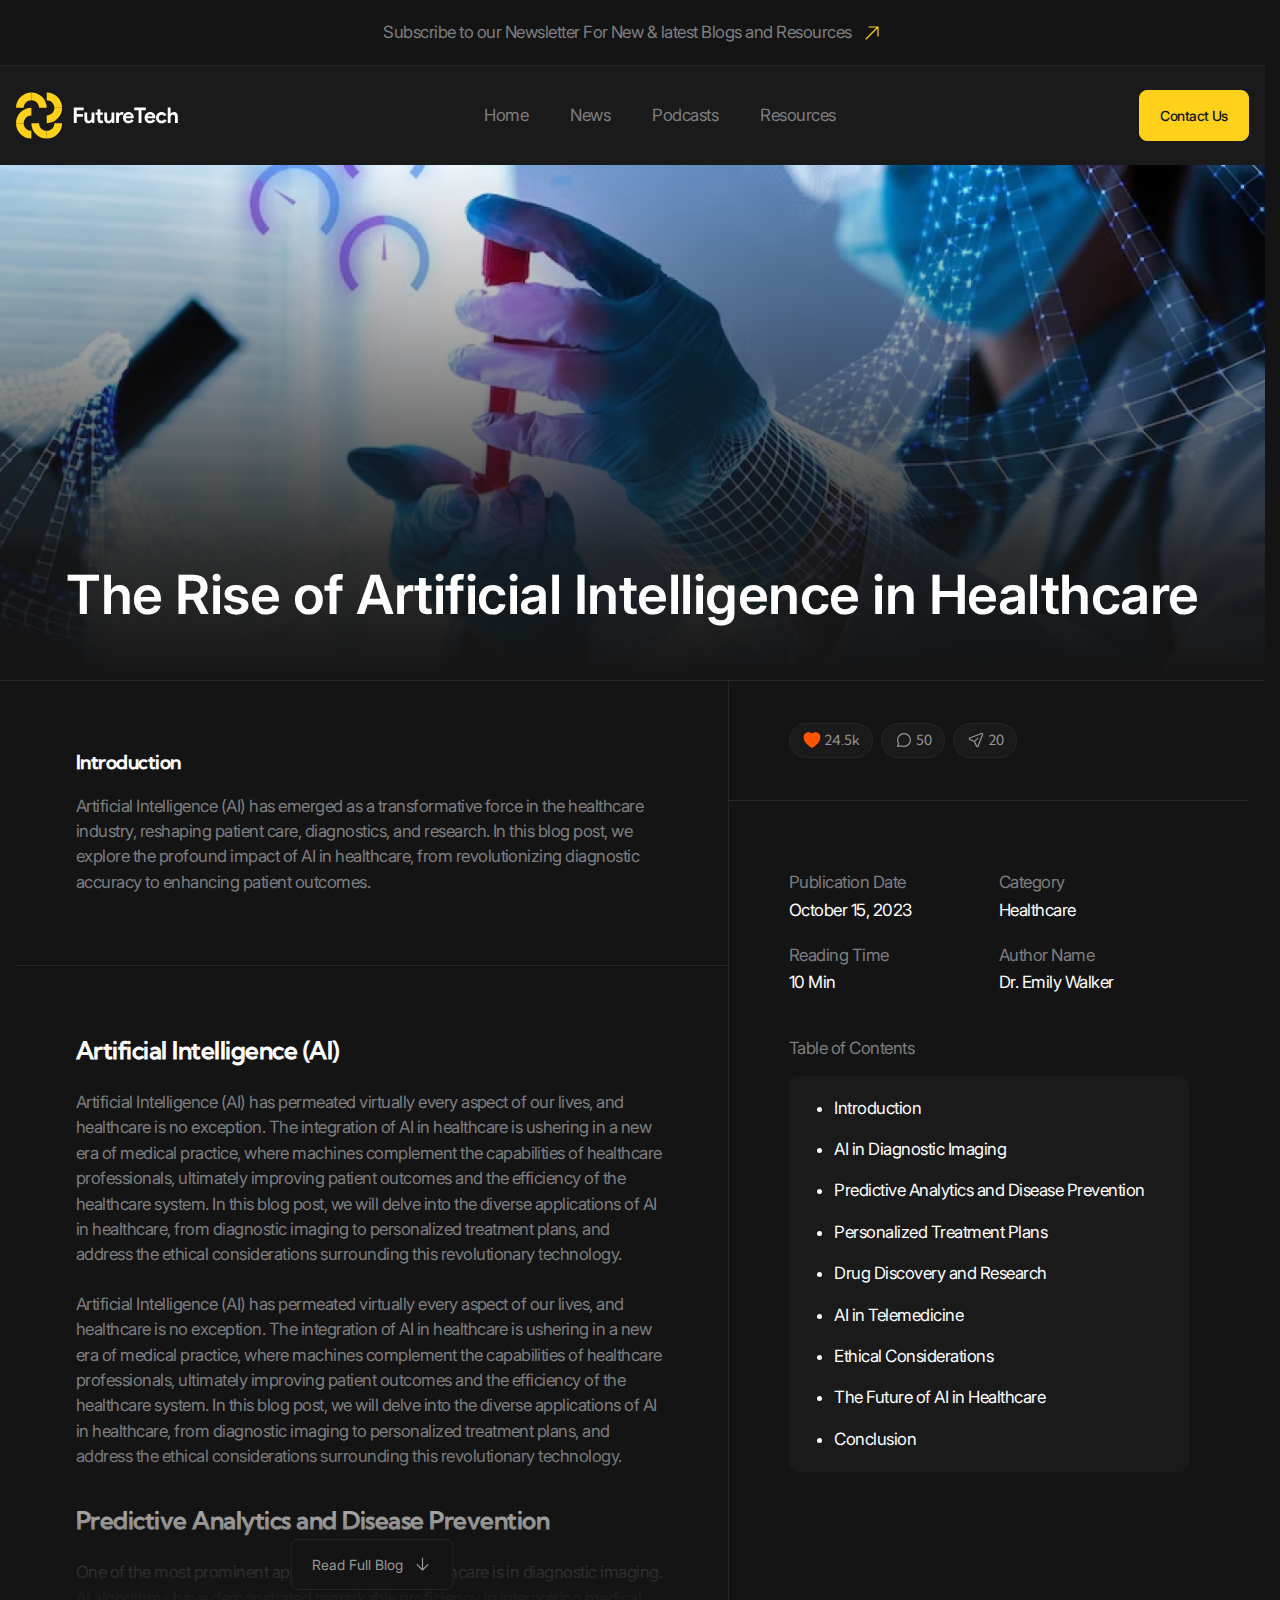
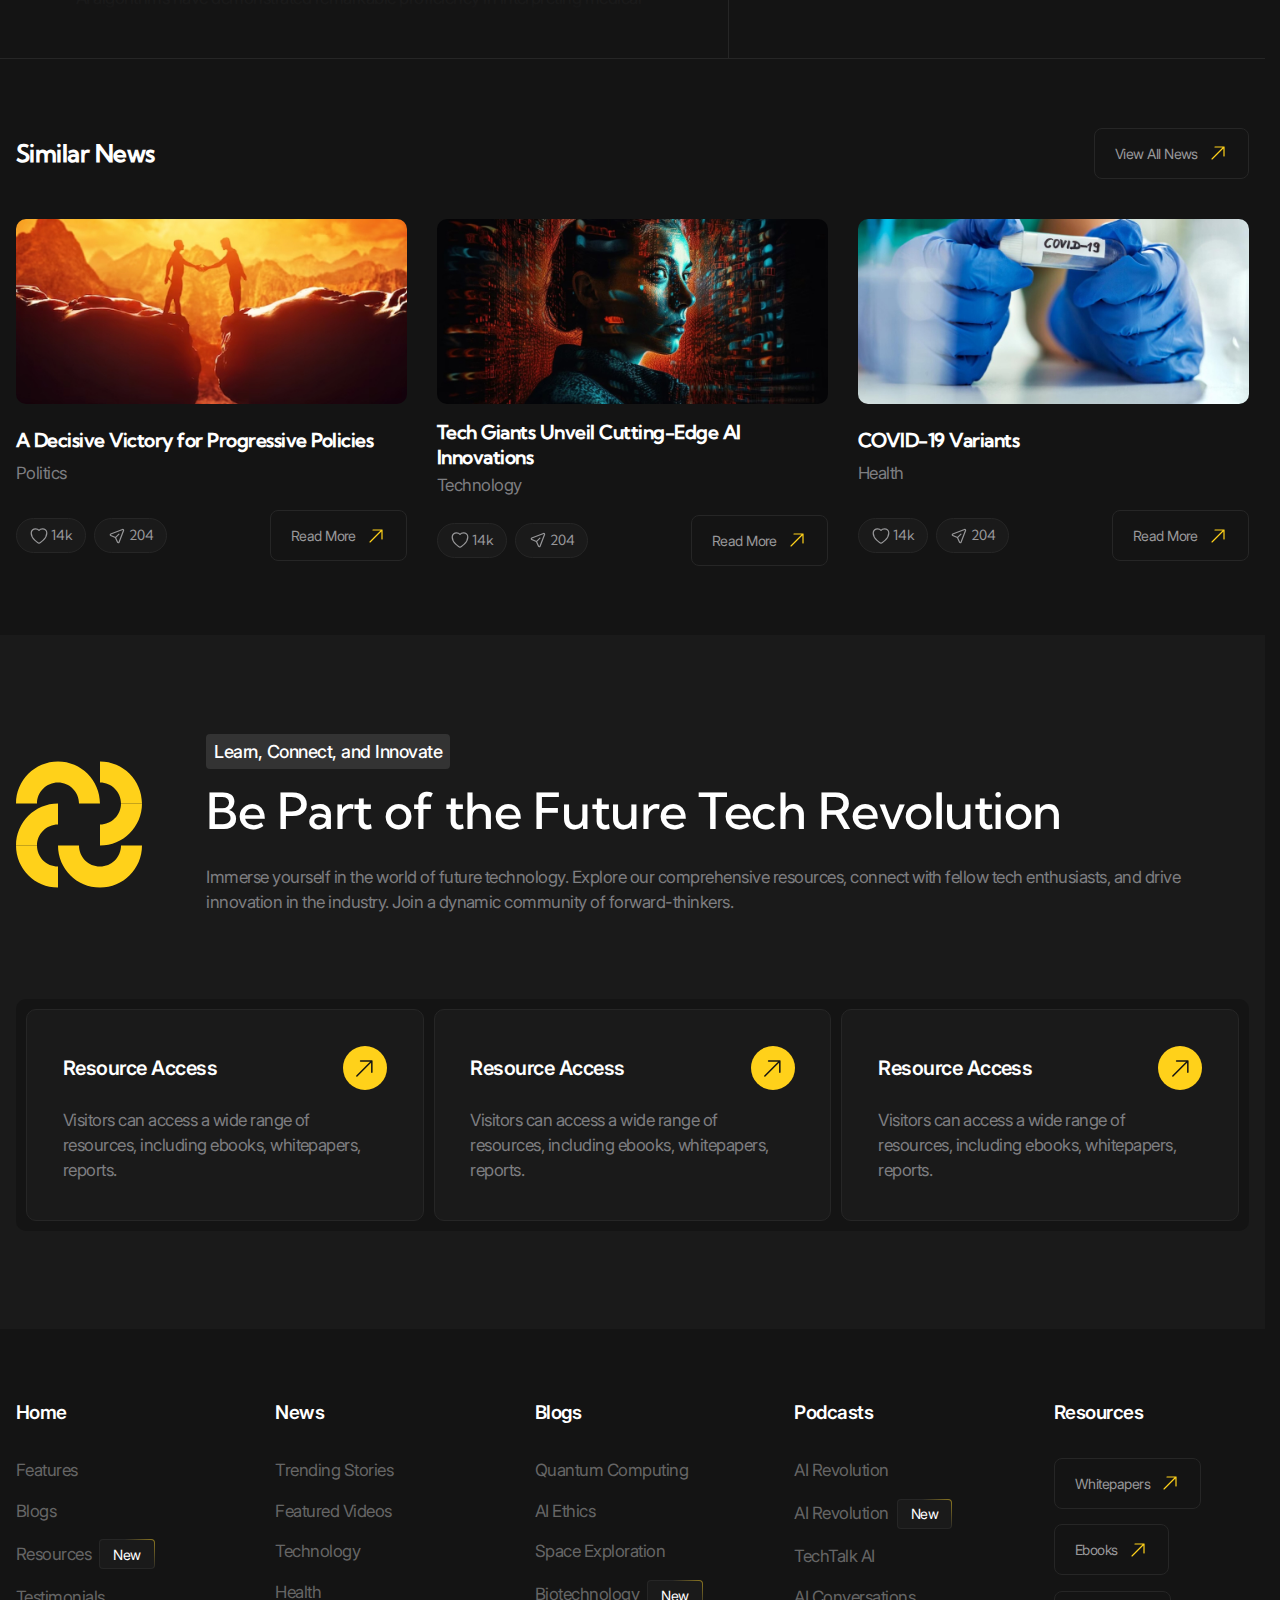
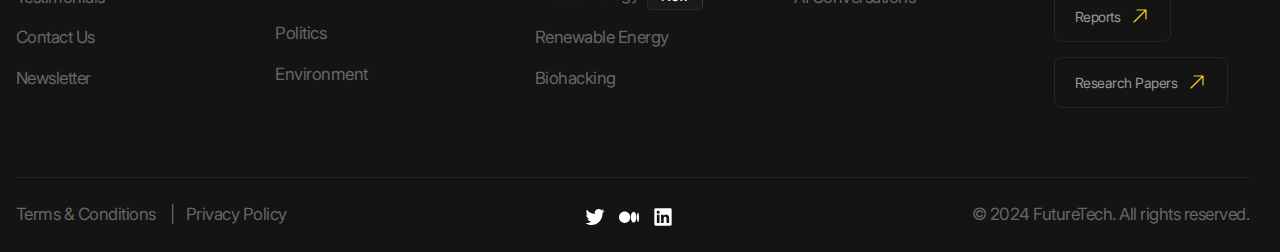
<file: blog.html>
<!doctype html>
<html lang="en">
<head>
  <meta charset="UTF-8">
  <meta name="viewport"
        content="width=device-width, user-scalable=no, initial-scale=1.0, maximum-scale=1.0, minimum-scale=1.0">
  <meta http-equiv="X-UA-Compatible" content="ie=edge">
  <title>Future Tech | Blog</title>
  <link rel="stylesheet" href="./styles/main.css" />
  <script src="./scripts/main.js" type="module"></script>
</head>
<body>
  <header class="header" data-js-header>
    <div class="header__promo">
      <div class="header__promo-inner container">
        <a class="header__promo-link" href="/">
          <span class="icon icon--yellow-arrow">Subscribe to our Newsletter For New & latest Blogs and Resources</span>
        </a>
      </div>
    </div>
    <div class="header__body">
      <div class="header__body-inner container">
        <a
          class="header__logo logo"
          href="/"
          aria-label="Home"
          title="Home"
        >
          <img
            class="logo__image"
            src="./images/logo.svg"
            alt=""
            width="179" height="50"
          />
        </a>
        <div class="header__overlay" data-js-header-overlay>
          <nav class="header__menu">
            <ul class="header__menu-list">
              <li class="header__menu-item">
                <a class="header__menu-link" href="./index.html">Home</a>
              </li>
              <li class="header__menu-item">
                <a class="header__menu-link" href="./news.html">News</a>
              </li>
              <li class="header__menu-item">
                <a class="header__menu-link" href="./podcasts.html">Podcasts</a>
              </li>
              <li class="header__menu-item">
                <a class="header__menu-link" href="./resources.html">Resources</a>
              </li>
            </ul>
          </nav>
          <a class="header__contact-us-link button button--accent" href="./contacts.html">
            Contact Us
          </a>
        </div>
        <button
          class="header__burger-button burger-button visible-mobile"
          type="button"
          aria-label="Open menu"
          title="Open menu"
          data-js-header-burger-button
        >
          <span class="burger-button__line"></span>
          <span class="burger-button__line"></span>
          <span class="burger-button__line"></span>
        </button>
      </div>
    </div>
  </header>

  <main>
    <section class="blog-details" aria-labelledby="blog-details-title">
      <header
        class="blog-details__banner"
        style="--bgImg: url('../../images/blog-details/banner.jpg')"
      >
        <div class="blog-details__banner-inner container">
          <h1 class="blog-details__title" id="blog-details-title">
            The Rise of Artificial Intelligence in Healthcare
          </h1>
        </div>
      </header>
      <div class="blog-details__body">
        <div class="blog-details__body-inner container">
          <div class="blog-details__content">
            <div class="blog-details__intro full-vw-line full-vw-line--bottom full-vw-line--left">
              <h2 class="h6">Introduction</h2>
              <p>Artificial Intelligence (AI) has emerged as a transformative force in the healthcare industry, reshaping patient care, diagnostics, and research. In this blog post, we explore the profound impact of AI in healthcare, from revolutionizing diagnostic accuracy to enhancing patient outcomes.</p>
            </div>
            <div class="blog-details__main expandable-content" data-js-expandable-content>
              <h2 class="h4">Artificial Intelligence (AI)</h2>
              <p>Artificial Intelligence (AI) has permeated virtually every aspect of our lives, and healthcare is no exception. The integration of AI in healthcare is ushering in a new era of medical practice, where machines complement the capabilities of healthcare professionals, ultimately improving patient outcomes and the efficiency of the healthcare system. In this blog post, we will delve into the diverse applications of AI in healthcare, from diagnostic imaging to personalized treatment plans, and address the ethical considerations surrounding this revolutionary technology.</p>
              <p>Artificial Intelligence (AI) has permeated virtually every aspect of our lives, and healthcare is no exception. The integration of AI in healthcare is ushering in a new era of medical practice, where machines complement the capabilities of healthcare professionals, ultimately improving patient outcomes and the efficiency of the healthcare system. In this blog post, we will delve into the diverse applications of AI in healthcare, from diagnostic imaging to personalized treatment plans, and address the ethical considerations surrounding this revolutionary technology.</p>
              <h2 class="h4">Predictive Analytics and Disease Prevention</h2>
              <p>One of the most prominent applications of AI in healthcare is in diagnostic imaging. AI algorithms have demonstrated remarkable proficiency in interpreting medical images such as X-rays, MRIs, and CT scans. They can identify anomalies and deviations that might be overlooked by the human eye. This is particularly valuable in early disease detection. For instance, AI can aid radiologists in detecting minute irregularities in mammograms or identifying critical findings in chest X-rays, potentially indicative of life-threatening conditions.</p>
              <p>One of the most prominent applications of AI in healthcare is in diagnostic imaging. AI algorithms have demonstrated remarkable proficiency in interpreting medical images such as X-rays, MRIs, and CT scans. They can identify anomalies and deviations that might be overlooked by the human eye. This is particularly valuable in early disease detection. For instance, AI can aid radiologists in detecting minute irregularities in mammograms or identifying critical findings in chest X-rays, potentially indicative of life-threatening conditions.</p>
              <p>One of the most prominent applications of AI in healthcare is in diagnostic imaging. AI algorithms have demonstrated remarkable proficiency in interpreting medical images such as X-rays, MRIs, and CT scans. They can identify anomalies and deviations that might be overlooked by the human eye. This is particularly valuable in early disease detection. For instance, AI can aid radiologists in detecting minute irregularities in mammograms or identifying critical findings in chest X-rays, potentially indicative of life-threatening conditions.</p>
              <p>One of the most prominent applications of AI in healthcare is in diagnostic imaging. AI algorithms have demonstrated remarkable proficiency in interpreting medical images such as X-rays, MRIs, and CT scans. They can identify anomalies and deviations that might be overlooked by the human eye. This is particularly valuable in early disease detection. For instance, AI can aid radiologists in detecting minute irregularities in mammograms or identifying critical findings in chest X-rays, potentially indicative of life-threatening conditions.</p>
              <button
                class="blog-details__read-full-button button expandable-content__button"
                type="button"
                data-js-expandable-content-button
              >
                <span class="icon icon--gray-arrow-down">Read Full Blog</span>
              </button>
            </div>
          </div>
          <div class="blog-details__info">
            <div class="blog-details__actions blog-actions full-vw-line full-vw-line--bottom full-vw-line--right">
              <ul class="blog-actions__list">
                <li class="blog-actions__item">
                  <button
                    class="blog-actions__button is-active"
                    type="button"
                    aria-label="Dislike"
                    title="Dislike"
                  >
                            <span class="blog-actions__icon-wrapper">
                              <svg width="24" height="25" viewBox="0 0 24 25" fill="none" xmlns="http://www.w3.org/2000/svg">
                                <path d="M11.645 21.4107L11.6384 21.4071L11.6158 21.3949C11.5965 21.3844 11.5689 21.3693 11.5336 21.3496C11.4629 21.3101 11.3612 21.2524 11.233 21.1769C10.9765 21.0261 10.6132 20.8039 10.1785 20.515C9.31074 19.9381 8.15122 19.0901 6.9886 18.0063C4.68781 15.8615 2.25 12.6751 2.25 8.75C2.25 5.82194 4.7136 3.5 7.6875 3.5C9.43638 3.5 11.0023 4.29909 12 5.5516C12.9977 4.29909 14.5636 3.5 16.3125 3.5C19.2864 3.5 21.75 5.82194 21.75 8.75C21.75 12.6751 19.3122 15.8615 17.0114 18.0063C15.8488 19.0901 14.6893 19.9381 13.8215 20.515C13.3868 20.8039 13.0235 21.0261 12.767 21.1769C12.6388 21.2524 12.5371 21.3101 12.4664 21.3496C12.4311 21.3693 12.4035 21.3844 12.3842 21.3949L12.3616 21.4071L12.355 21.4107L12.3523 21.4121C12.1323 21.5289 11.8677 21.5289 11.6477 21.4121L11.645 21.4107Z" stroke="#666666" stroke-width="1.5" stroke-linejoin="round"/>
                              </svg>
                            </span>
                    <span>24.5k</span>
                  </button>
                </li>
                <li class="blog-actions__item">
                  <button
                    class="blog-actions__button"
                    type="button"
                    aria-label="Discuss"
                    title="Discuss"
                  >
                            <span class="blog-actions__icon-wrapper">
                              <svg width="24" height="25" viewBox="0 0 24 25" fill="none" xmlns="http://www.w3.org/2000/svg">
                                <path d="M8.48581 19.6888C9.54657 20.2083 10.7392 20.5 12 20.5C16.4183 20.5 20 16.9183 20 12.5C20 8.08172 16.4183 4.5 12 4.5C7.58172 4.5 4 8.08172 4 12.5C4 14.1401 4.49356 15.665 5.34026 16.9341M8.48581 19.6888L4 20.5L5.34026 16.9341M8.48581 19.6888L8.49231 19.6877M5.34026 16.9341L5.34154 16.9308" stroke="#666666" stroke-width="1.5" stroke-linecap="round" stroke-linejoin="round"/>
                              </svg>
                            </span>
                    <span>50</span>
                  </button>
                </li>
                <li class="blog-actions__item">
                  <button
                    class="blog-actions__button"
                    type="button"
                    aria-label="Share"
                    title="Share"
                  >
                            <span class="blog-actions__icon-wrapper">
                              <svg width="24" height="25" viewBox="0 0 24 25" fill="none" xmlns="http://www.w3.org/2000/svg">
                                <path d="M10.0384 14.4616L4.1719 11.7951C3.36454 11.4281 3.39898 10.2697 4.22673 9.95134L18.8999 4.30781C19.7087 3.99675 20.5033 4.79139 20.1922 5.60013L14.5487 20.2733C14.2303 21.1011 13.072 21.1355 12.705 20.3281L10.0384 14.4616ZM10.0384 14.4616L14.4231 10.077" stroke="#666666" stroke-width="1.5" stroke-linecap="round" stroke-linejoin="round"/>
                              </svg>
                            </span>
                    <span>20</span>
                  </button>
                </li>
              </ul>
            </div>
            <div class="blog-details__summary summary summary--2-cols">
              <dl class="summary__list">
                <div class="summary__item">
                  <dt class="summary__key">Publication Date</dt>
                  <dd class="summary__value"><time datetime="2023-10-15">October 15, 2023</time></dd>
                </div>
                <div class="summary__item">
                  <dt class="summary__key">Category</dt>
                  <dd class="summary__value">Healthcare</dd>
                </div>
                <div class="summary__item">
                  <dt class="summary__key">Reading Time</dt>
                  <dd class="summary__value">10 Min</dd>
                </div>
                <div class="summary__item">
                  <dt class="summary__key">Author Name</dt>
                  <dd class="summary__value">Dr. Emily Walker</dd>
                </div>
                <div class="summary__item summary__item--wide">
                  <dt class="summary__key">Table of Contents</dt>
                  <dd class="summary__value">
                    <div class="table-of-contents">
                      <ul class="table-of-contents__list">
                        <li class="table-of-contents__item">Introduction</li>
                        <li class="table-of-contents__item">AI in Diagnostic Imaging</li>
                        <li class="table-of-contents__item">Predictive Analytics and Disease Prevention</li>
                        <li class="table-of-contents__item">Personalized Treatment Plans</li>
                        <li class="table-of-contents__item">Drug Discovery and Research</li>
                        <li class="table-of-contents__item">AI in Telemedicine</li>
                        <li class="table-of-contents__item">Ethical Considerations</li>
                        <li class="table-of-contents__item">The Future of AI in Healthcare</li>
                        <li class="table-of-contents__item">Conclusion</li>
                      </ul>
                    </div>
                  </dd>
                </div>
              </dl>
            </div>
          </div>
        </div>
      </div>
      <div class="blog-details__news news container">
        <header class="news__header">
          <h2 class="news__title h4">Similar News</h2>
          <a class="news__link button" href="/">
            <span class="icon icon--yellow-arrow">View All News</span>
          </a>
        </header>
        <ul class="news__list">
          <li class="news__item">
            <article class="news-card">
              <img
                class="news-card__image"
                src="./images/news/2.jpg"
                alt=""
                width="512" height="222" loading="lazy"
              />
              <div class="news-card__body">
                <h2 class="news-card__title h6">A Decisive Victory for Progressive Policies</h2>
                <div class="news-card__description">
                  <p>Politics</p>
                </div>
              </div>
              <div class="news-card__controls">
                <div class="news-card__actions blog-actions">
                  <ul class="blog-actions__list">
                    <li class="blog-actions__item">
                      <button
                        class="blog-actions__button"
                        type="button"
                        aria-label="Like"
                        title="Like"
                      >
                        <span class="blog-actions__icon-wrapper">
                              <svg width="24" height="25" viewBox="0 0 24 25" fill="none" xmlns="http://www.w3.org/2000/svg">
                                <path d="M11.645 21.4107L11.6384 21.4071L11.6158 21.3949C11.5965 21.3844 11.5689 21.3693 11.5336 21.3496C11.4629 21.3101 11.3612 21.2524 11.233 21.1769C10.9765 21.0261 10.6132 20.8039 10.1785 20.515C9.31074 19.9381 8.15122 19.0901 6.9886 18.0063C4.68781 15.8615 2.25 12.6751 2.25 8.75C2.25 5.82194 4.7136 3.5 7.6875 3.5C9.43638 3.5 11.0023 4.29909 12 5.5516C12.9977 4.29909 14.5636 3.5 16.3125 3.5C19.2864 3.5 21.75 5.82194 21.75 8.75C21.75 12.6751 19.3122 15.8615 17.0114 18.0063C15.8488 19.0901 14.6893 19.9381 13.8215 20.515C13.3868 20.8039 13.0235 21.0261 12.767 21.1769C12.6388 21.2524 12.5371 21.3101 12.4664 21.3496C12.4311 21.3693 12.4035 21.3844 12.3842 21.3949L12.3616 21.4071L12.355 21.4107L12.3523 21.4121C12.1323 21.5289 11.8677 21.5289 11.6477 21.4121L11.645 21.4107Z" stroke="#666666" stroke-width="1.5" stroke-linejoin="round"/>
                              </svg>
                            </span>
                        <span>14k</span>
                      </button>
                    </li>
                    <li class="blog-actions__item">
                      <button
                        class="blog-actions__button"
                        type="button"
                        aria-label="Share"
                        title="Share"
                      >
                        <span class="blog-actions__icon-wrapper">
                              <svg width="24" height="25" viewBox="0 0 24 25" fill="none" xmlns="http://www.w3.org/2000/svg">
                                <path d="M10.0384 14.4616L4.1719 11.7951C3.36454 11.4281 3.39898 10.2697 4.22673 9.95134L18.8999 4.30781C19.7087 3.99675 20.5033 4.79139 20.1922 5.60013L14.5487 20.2733C14.2303 21.1011 13.072 21.1355 12.705 20.3281L10.0384 14.4616ZM10.0384 14.4616L14.4231 10.077" stroke="#666666" stroke-width="1.5" stroke-linecap="round" stroke-linejoin="round"/>
                              </svg>
                            </span>
                        <span>204</span>
                      </button>
                    </li>
                  </ul>
                </div>
                <a class="news-card__link button" href="/">
                  <span class="icon icon--yellow-arrow">Read More</span>
                </a>
              </div>
            </article>
          </li>
          <li class="news__item">
            <article class="news-card">
              <img
                class="news-card__image"
                src="./images/news/3.jpg"
                alt=""
                width="512" height="222" loading="lazy"
              />
              <div class="news-card__body">
                <h2 class="news-card__title h6">Tech Giants Unveil Cutting-Edge AI Innovations</h2>
                <div class="news-card__description">
                  <p>Technology</p>
                </div>
              </div>
              <div class="news-card__controls">
                <div class="news-card__actions blog-actions">
                  <ul class="blog-actions__list">
                    <li class="blog-actions__item">
                      <button
                        class="blog-actions__button"
                        type="button"
                        aria-label="Like"
                        title="Like"
                      >
                        <span class="blog-actions__icon-wrapper">
                              <svg width="24" height="25" viewBox="0 0 24 25" fill="none" xmlns="http://www.w3.org/2000/svg">
                                <path d="M11.645 21.4107L11.6384 21.4071L11.6158 21.3949C11.5965 21.3844 11.5689 21.3693 11.5336 21.3496C11.4629 21.3101 11.3612 21.2524 11.233 21.1769C10.9765 21.0261 10.6132 20.8039 10.1785 20.515C9.31074 19.9381 8.15122 19.0901 6.9886 18.0063C4.68781 15.8615 2.25 12.6751 2.25 8.75C2.25 5.82194 4.7136 3.5 7.6875 3.5C9.43638 3.5 11.0023 4.29909 12 5.5516C12.9977 4.29909 14.5636 3.5 16.3125 3.5C19.2864 3.5 21.75 5.82194 21.75 8.75C21.75 12.6751 19.3122 15.8615 17.0114 18.0063C15.8488 19.0901 14.6893 19.9381 13.8215 20.515C13.3868 20.8039 13.0235 21.0261 12.767 21.1769C12.6388 21.2524 12.5371 21.3101 12.4664 21.3496C12.4311 21.3693 12.4035 21.3844 12.3842 21.3949L12.3616 21.4071L12.355 21.4107L12.3523 21.4121C12.1323 21.5289 11.8677 21.5289 11.6477 21.4121L11.645 21.4107Z" stroke="#666666" stroke-width="1.5" stroke-linejoin="round"/>
                              </svg>
                            </span>
                        <span>14k</span>
                      </button>
                    </li>
                    <li class="blog-actions__item">
                      <button
                        class="blog-actions__button"
                        type="button"
                        aria-label="Share"
                        title="Share"
                      >
                        <span class="blog-actions__icon-wrapper">
                              <svg width="24" height="25" viewBox="0 0 24 25" fill="none" xmlns="http://www.w3.org/2000/svg">
                                <path d="M10.0384 14.4616L4.1719 11.7951C3.36454 11.4281 3.39898 10.2697 4.22673 9.95134L18.8999 4.30781C19.7087 3.99675 20.5033 4.79139 20.1922 5.60013L14.5487 20.2733C14.2303 21.1011 13.072 21.1355 12.705 20.3281L10.0384 14.4616ZM10.0384 14.4616L14.4231 10.077" stroke="#666666" stroke-width="1.5" stroke-linecap="round" stroke-linejoin="round"/>
                              </svg>
                            </span>
                        <span>204</span>
                      </button>
                    </li>
                  </ul>
                </div>
                <a class="news-card__link button" href="/">
                  <span class="icon icon--yellow-arrow">Read More</span>
                </a>
              </div>
            </article>
          </li>
          <li class="news__item">
            <article class="news-card">
              <img
                class="news-card__image"
                src="./images/news/4.jpg"
                alt=""
                width="512" height="222" loading="lazy"
              />
              <div class="news-card__body">
                <h2 class="news-card__title h6">COVID-19 Variants</h2>
                <div class="news-card__description">
                  <p>Health</p>
                </div>
              </div>
              <div class="news-card__controls">
                <div class="news-card__actions blog-actions">
                  <ul class="blog-actions__list">
                    <li class="blog-actions__item">
                      <button
                        class="blog-actions__button"
                        type="button"
                        aria-label="Like"
                        title="Like"
                      >
                        <span class="blog-actions__icon-wrapper">
                              <svg width="24" height="25" viewBox="0 0 24 25" fill="none" xmlns="http://www.w3.org/2000/svg">
                                <path d="M11.645 21.4107L11.6384 21.4071L11.6158 21.3949C11.5965 21.3844 11.5689 21.3693 11.5336 21.3496C11.4629 21.3101 11.3612 21.2524 11.233 21.1769C10.9765 21.0261 10.6132 20.8039 10.1785 20.515C9.31074 19.9381 8.15122 19.0901 6.9886 18.0063C4.68781 15.8615 2.25 12.6751 2.25 8.75C2.25 5.82194 4.7136 3.5 7.6875 3.5C9.43638 3.5 11.0023 4.29909 12 5.5516C12.9977 4.29909 14.5636 3.5 16.3125 3.5C19.2864 3.5 21.75 5.82194 21.75 8.75C21.75 12.6751 19.3122 15.8615 17.0114 18.0063C15.8488 19.0901 14.6893 19.9381 13.8215 20.515C13.3868 20.8039 13.0235 21.0261 12.767 21.1769C12.6388 21.2524 12.5371 21.3101 12.4664 21.3496C12.4311 21.3693 12.4035 21.3844 12.3842 21.3949L12.3616 21.4071L12.355 21.4107L12.3523 21.4121C12.1323 21.5289 11.8677 21.5289 11.6477 21.4121L11.645 21.4107Z" stroke="#666666" stroke-width="1.5" stroke-linejoin="round"/>
                              </svg>
                            </span>
                        <span>14k</span>
                      </button>
                    </li>
                    <li class="blog-actions__item">
                      <button
                        class="blog-actions__button"
                        type="button"
                        aria-label="Share"
                        title="Share"
                      >
                        <span class="blog-actions__icon-wrapper">
                              <svg width="24" height="25" viewBox="0 0 24 25" fill="none" xmlns="http://www.w3.org/2000/svg">
                                <path d="M10.0384 14.4616L4.1719 11.7951C3.36454 11.4281 3.39898 10.2697 4.22673 9.95134L18.8999 4.30781C19.7087 3.99675 20.5033 4.79139 20.1922 5.60013L14.5487 20.2733C14.2303 21.1011 13.072 21.1355 12.705 20.3281L10.0384 14.4616ZM10.0384 14.4616L14.4231 10.077" stroke="#666666" stroke-width="1.5" stroke-linecap="round" stroke-linejoin="round"/>
                              </svg>
                            </span>
                        <span>204</span>
                      </button>
                    </li>
                  </ul>
                </div>
                <a class="news-card__link button" href="/">
                  <span class="icon icon--yellow-arrow">Read More</span>
                </a>
              </div>
            </article>
          </li>
        </ul>
      </div>
    </section>

    <section class="about" aria-labelledby="about-title">
      <div class="about__inner container">
        <header class="about__header">
          <img
            class="about__icon"
            src="./images/about/icon.svg"
            alt=""
            width="150" height="150" loading="lazy"
          />
          <div class="about__info">
            <p class="about__subtitle tag">Learn, Connect, and Innovate</p>
            <h2 class="about__title" id="about-title">Be Part of the Future Tech Revolution</h2>
          </div>
          <div class="about__description">
            <p>Immerse yourself in the world of future technology. Explore our comprehensive resources, connect with fellow tech enthusiasts, and drive innovation in the industry. Join a dynamic community of forward-thinkers.</p>
          </div>
        </header>
        <ul class="about__list">
          <li class="about__item">
            <a class="about-card tile" href="/">
              <h3 class="about-card__title circle-icon">Resource Access</h3>
              <div class="about-card__description">
                <p>Visitors can access a wide range of resources, including ebooks, whitepapers, reports.</p>
              </div>
            </a>
          </li>
          <li class="about__item">
            <a class="about-card tile" href="/">
              <h3 class="about-card__title circle-icon">Resource Access</h3>
              <div class="about-card__description">
                <p>Visitors can access a wide range of resources, including ebooks, whitepapers, reports.</p>
              </div>
            </a>
          </li>
          <li class="about__item">
            <a class="about-card tile" href="/">
              <h3 class="about-card__title circle-icon">Resource Access</h3>
              <div class="about-card__description">
                <p>Visitors can access a wide range of resources, including ebooks, whitepapers, reports.</p>
              </div>
            </a>
          </li>
        </ul>
      </div>
    </section>
  </main>

  <footer class="footer">
    <div class="footer__inner container">
      <div class="footer__body">
        <nav class="footer__menu">
          <div class="footer__menu-column">
            <a class="footer__menu-main-link h6" href="/">Home</a>
            <ul class="footer__menu-list">
              <li class="footer__menu-item">
                <a class="footer__menu-link" href="/">Features</a>
              </li>
              <li class="footer__menu-item">
                <a class="footer__menu-link" href="/">Blogs</a>
              </li>
              <li class="footer__menu-item">
                <a class="footer__menu-link" href="/">Resources</a>
                <span class="badge">New</span>
              </li>
              <li class="footer__menu-item">
                <a class="footer__menu-link" href="/">Testimonials</a>
              </li>
              <li class="footer__menu-item">
                <a class="footer__menu-link" href="/">Contact Us</a>
              </li>
              <li class="footer__menu-item">
                <a class="footer__menu-link" href="/">Newsletter</a>
              </li>
            </ul>
          </div>
          <div class="footer__menu-column">
            <a class="footer__menu-main-link h6" href="/">News</a>
            <ul class="footer__menu-list">
              <li class="footer__menu-item">
                <a class="footer__menu-link" href="/">Trending Stories</a>
              </li>
              <li class="footer__menu-item">
                <a class="footer__menu-link" href="/">Featured Videos</a>
              </li>
              <li class="footer__menu-item">
                <a class="footer__menu-link" href="/">Technology</a>
              </li>
              <li class="footer__menu-item">
                <a class="footer__menu-link" href="/">Health</a>
              </li>
              <li class="footer__menu-item">
                <a class="footer__menu-link" href="/">Politics</a>
              </li>
              <li class="footer__menu-item">
                <a class="footer__menu-link" href="/">Environment</a>
              </li>
            </ul>
          </div>
          <div class="footer__menu-column">
            <a class="footer__menu-main-link h6" href="/">Blogs</a>
            <ul class="footer__menu-list">
              <li class="footer__menu-item">
                <a class="footer__menu-link" href="/">Quantum Computing</a>
              </li>
              <li class="footer__menu-item">
                <a class="footer__menu-link" href="/">AI Ethics</a>
              </li>
              <li class="footer__menu-item">
                <a class="footer__menu-link" href="/">Space Exploration</a>
              </li>
              <li class="footer__menu-item">
                <a class="footer__menu-link" href="/">Biotechnology</a>
                <span class="badge">New</span>
              </li>
              <li class="footer__menu-item">
                <a class="footer__menu-link" href="/">Renewable Energy</a>
              </li>
              <li class="footer__menu-item">
                <a class="footer__menu-link" href="/">Biohacking</a>
              </li>
            </ul>
          </div>
          <div class="footer__menu-column">
            <a class="footer__menu-main-link h6" href="/">Podcasts</a>
            <ul class="footer__menu-list">
              <li class="footer__menu-item">
                <a class="footer__menu-link" href="/">AI Revolution</a>
              </li>
              <li class="footer__menu-item">
                <a class="footer__menu-link" href="/">AI Revolution</a>
                <span class="badge">New</span>
              </li>
              <li class="footer__menu-item">
                <a class="footer__menu-link" href="/">TechTalk AI</a>
              </li>
              <li class="footer__menu-item">
                <a class="footer__menu-link" href="/">AI Conversations</a>
              </li>
            </ul>
          </div>
          <div class="footer__menu-column">
            <a class="footer__menu-main-link h6" href="/">Resources</a>
            <ul class="footer__menu-list">
              <li class="footer__menu-item">
                <a class="footer__menu-link button" href="/">
                  <span class="icon icon--yellow-arrow">Whitepapers</span>
                </a>
              </li>
              <li class="footer__menu-item">
                <a class="footer__menu-link button" href="/">
                  <span class="icon icon--yellow-arrow">Ebooks</span>
                </a>
              </li>
              <li class="footer__menu-item">
                <a class="footer__menu-link button" href="/">
                  <span class="icon icon--yellow-arrow">Reports</span>
                </a>
              </li>
              <li class="footer__menu-item">
                <a class="footer__menu-link button" href="/">
                  <span class="icon icon--yellow-arrow">Research Papers</span>
                </a>
              </li>
            </ul>
          </div>
        </nav>
      </div>
      <div class="footer__extra">
        <div class="footer__extra-menu">
          <ul class="footer__extra-menu-list">
            <li class="footer__extra-menu-item">
              <a class="footer__extra-menu-link" href="/">Terms & Conditions</a>
            </li>
            <li class="footer__extra-menu-item">
              <a class="footer__extra-menu-link" href="/">Privacy Policy</a>
            </li>
          </ul>
        </div>
        <div class="footer__soc1als soc1als">
          <ul class="soc1als__list">
            <li class="soc1als__item">
              <a
                class="soc1als__link"
                href="/"
                target="_blank"
                aria-label="Twitter"
                title="Twitter"
              >
                <svg width="24" height="24" viewBox="0 0 24 24" fill="none" xmlns="http://www.w3.org/2000/svg">
                  <path d="M21.0571 7.18114C21.0664 7.39235 21.0664 7.59395 21.0664 7.80515C21.0756 14.2084 16.3712 21.6004 7.76793 21.6004C5.23048 21.6004 2.73933 20.842 0.600098 19.4212C0.970528 19.4692 1.34096 19.4884 1.71139 19.4884C3.81358 19.4884 5.86021 18.7588 7.51789 17.4052C5.51756 17.3668 3.75802 16.0132 3.14681 14.0356C3.85063 14.1796 4.57296 14.1508 5.25826 13.9492C3.08198 13.5076 1.51691 11.5204 1.50765 9.20675C1.50765 9.18755 1.50765 9.16835 1.50765 9.14915C2.15591 9.52355 2.88751 9.73475 3.62837 9.75395C1.58174 8.33315 0.942746 5.50114 2.18369 3.28353C4.5637 6.31714 8.06427 8.15075 11.8241 8.35235C11.4445 6.67234 11.9631 4.90594 13.1762 3.71553C15.0561 1.88193 18.0196 1.97793 19.7977 3.92673C20.8441 3.71553 21.8535 3.31233 22.7704 2.74593C22.4185 3.86913 21.6869 4.81954 20.7145 5.42434C21.6406 5.30914 22.5481 5.04994 23.4001 4.66594C22.7704 5.64514 21.9739 6.48994 21.0571 7.18114Z" fill="white"/>
                </svg>
              </a>
            </li>
            <li class="soc1als__item">
              <a
                class="soc1als__link"
                href="/"
                target="_blank"
                aria-label="Medium"
                title="Medium"
              >
                <svg width="24" height="24" viewBox="0 0 24 24" fill="none" xmlns="http://www.w3.org/2000/svg">
                  <path d="M13.5374 12.2281C13.5374 15.9988 10.5069 19.0556 6.76883 19.0556C3.03073 19.0556 0 15.9981 0 12.2281C0 8.45806 3.0305 5.40039 6.76883 5.40039C10.5072 5.40039 13.5374 8.45737 13.5374 12.2281Z" fill="white"/>
                  <path d="M20.9627 12.2285C20.9627 15.7778 19.4474 18.6563 17.5783 18.6563C15.7091 18.6563 14.1938 15.7778 14.1938 12.2285C14.1938 8.67922 15.7089 5.80078 17.578 5.80078C19.4472 5.80078 20.9625 8.67829 20.9625 12.2285" fill="white"/>
                  <path d="M24 12.228C24 15.4073 23.4672 17.9862 22.8097 17.9862C22.1522 17.9862 21.6196 15.408 21.6196 12.228C21.6196 9.04797 22.1525 6.46973 22.8097 6.46973C23.467 6.46973 24 9.04774 24 12.228Z" fill="white"/>
                </svg>
              </a>
            </li>
            <li class="soc1als__item">
              <a
                class="soc1als__link"
                href="/"
                target="_blank"
                aria-label="LinkedIn"
                title="LinkedIn"
              >
                <svg width="24" height="24" viewBox="0 0 24 24" fill="none" xmlns="http://www.w3.org/2000/svg">
                  <path d="M20.8647 1.59961H3.13554C2.72832 1.59961 2.33777 1.76138 2.04982 2.04933C1.76187 2.33728 1.6001 2.72783 1.6001 3.13505V20.8642C1.6001 21.2714 1.76187 21.6619 2.04982 21.9499C2.33777 22.2378 2.72832 22.3996 3.13554 22.3996H20.8647C21.2719 22.3996 21.6624 22.2378 21.9504 21.9499C22.2383 21.6619 22.4001 21.2714 22.4001 20.8642V3.13505C22.4001 2.72783 22.2383 2.33728 21.9504 2.04933C21.6624 1.76138 21.2719 1.59961 20.8647 1.59961ZM7.79965 19.3186H4.67243V9.38516H7.79965V19.3186ZM6.23388 8.00861C5.87915 8.00661 5.53296 7.89958 5.239 7.70102C4.94504 7.50246 4.71649 7.22127 4.58219 6.89294C4.44789 6.56461 4.41386 6.20386 4.48439 5.8562C4.55492 5.50855 4.72686 5.18958 4.9785 4.93955C5.23014 4.68952 5.5502 4.51964 5.8983 4.45134C6.2464 4.38304 6.60693 4.41939 6.93439 4.5558C7.26185 4.6922 7.54156 4.92255 7.73823 5.21778C7.9349 5.51301 8.03971 5.85988 8.03943 6.21461C8.04278 6.45211 7.99827 6.68784 7.90857 6.90777C7.81887 7.1277 7.68582 7.32732 7.51733 7.49473C7.34884 7.66215 7.14837 7.79392 6.92787 7.88221C6.70736 7.97049 6.47134 8.01348 6.23388 8.00861ZM19.3263 19.3273H16.2005V13.9005C16.2005 12.3001 15.5202 11.8061 14.642 11.8061C13.7147 11.8061 12.8047 12.5052 12.8047 13.9409V19.3273H9.67743V9.39239H12.6848V10.7689H12.7252C13.0271 10.1579 14.0844 9.11361 15.6979 9.11361C17.4428 9.11361 19.3278 10.1493 19.3278 13.1826L19.3263 19.3273Z" fill="white"/>
                </svg>
              </a>
            </li>
          </ul>
        </div>
        <p class="footer__copyright">© <time datetime="2024">2024</time> FutureTech. All rights reserved.</p>
      </div>
    </div>
  </footer>
</body>
</html>
</file>
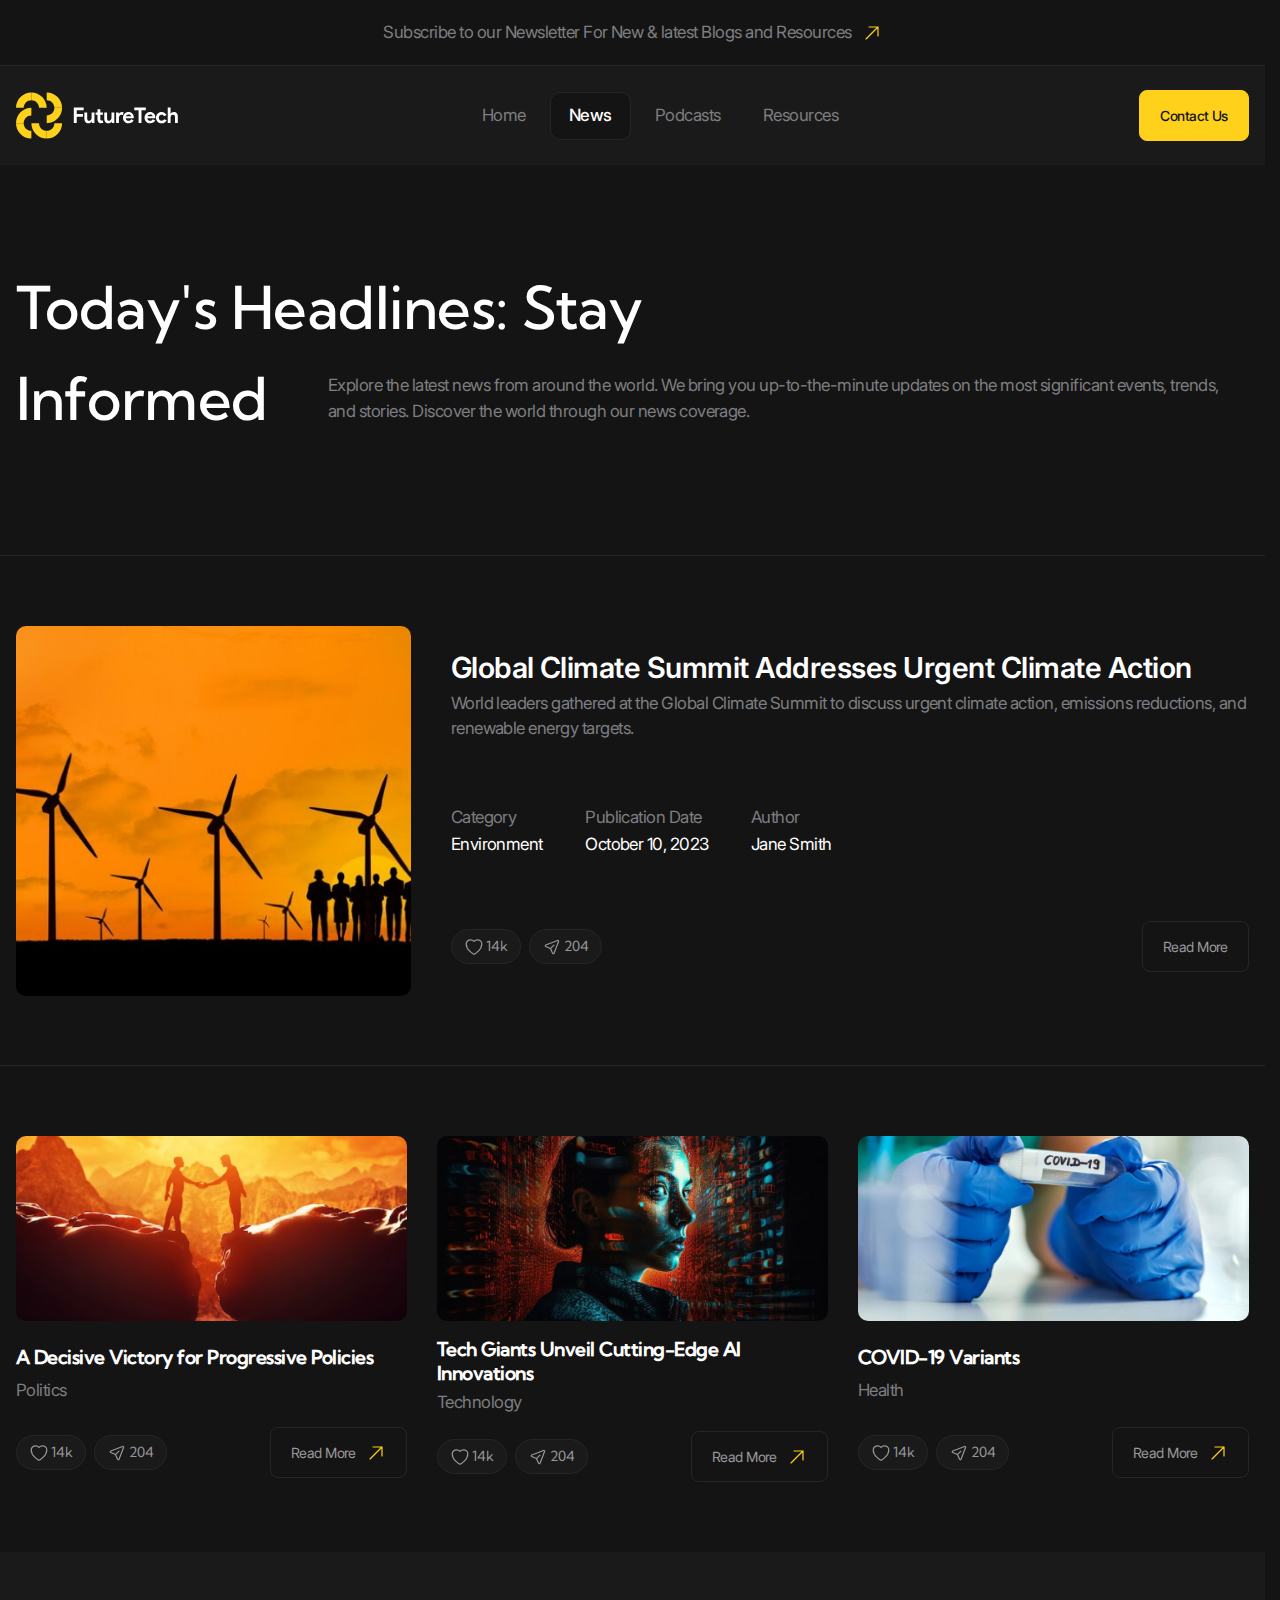
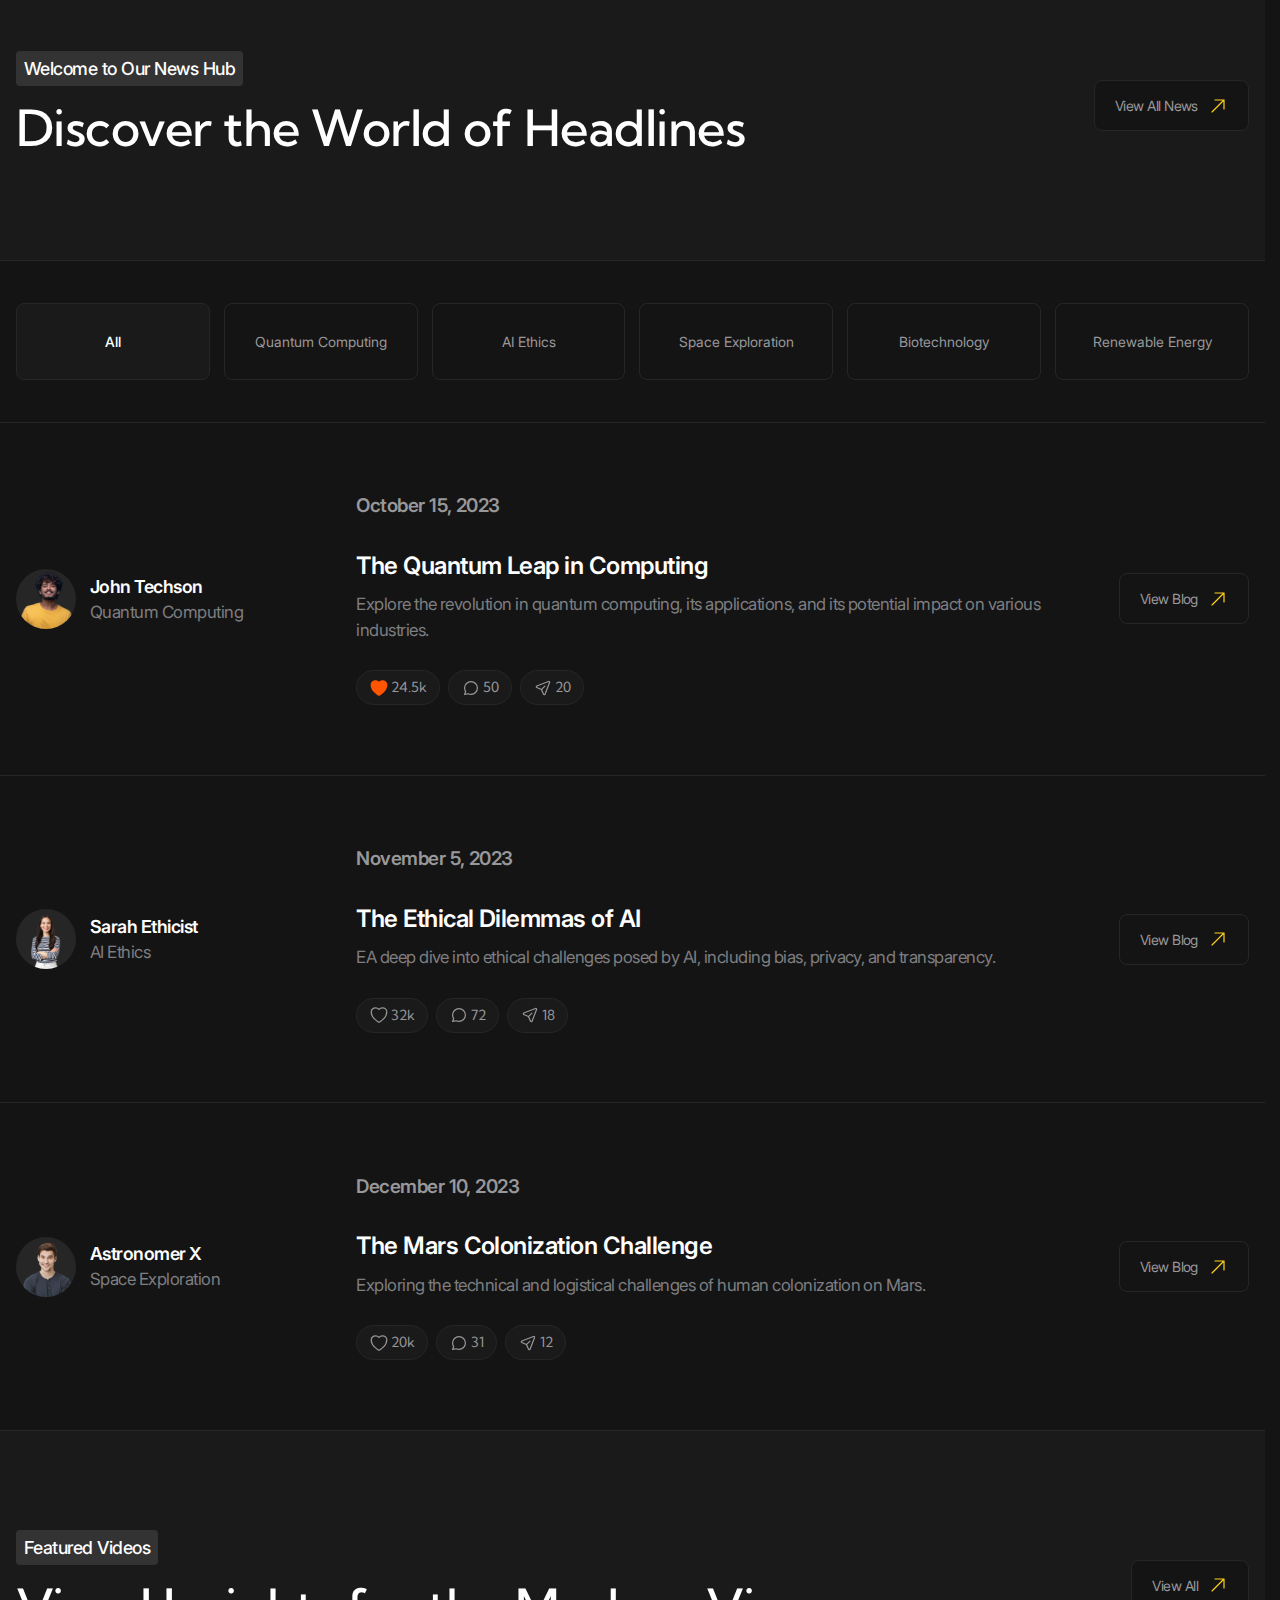
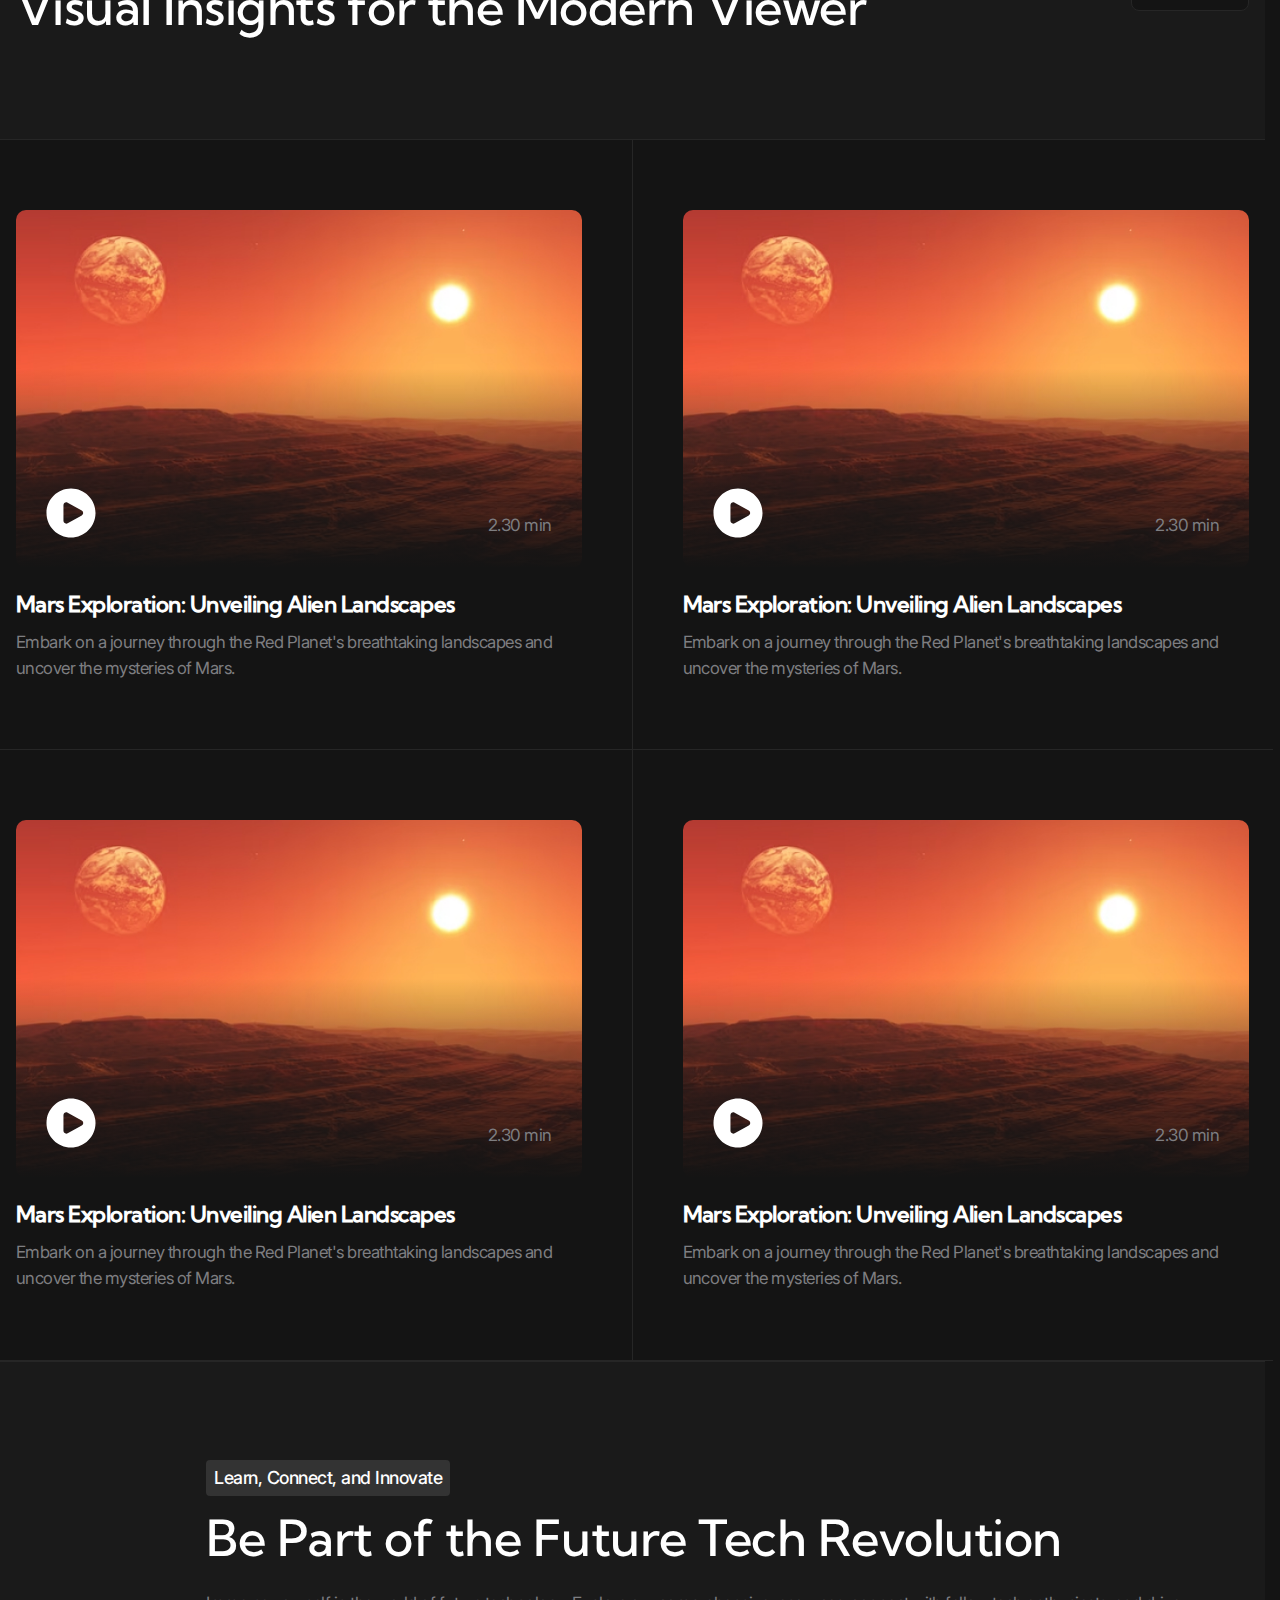
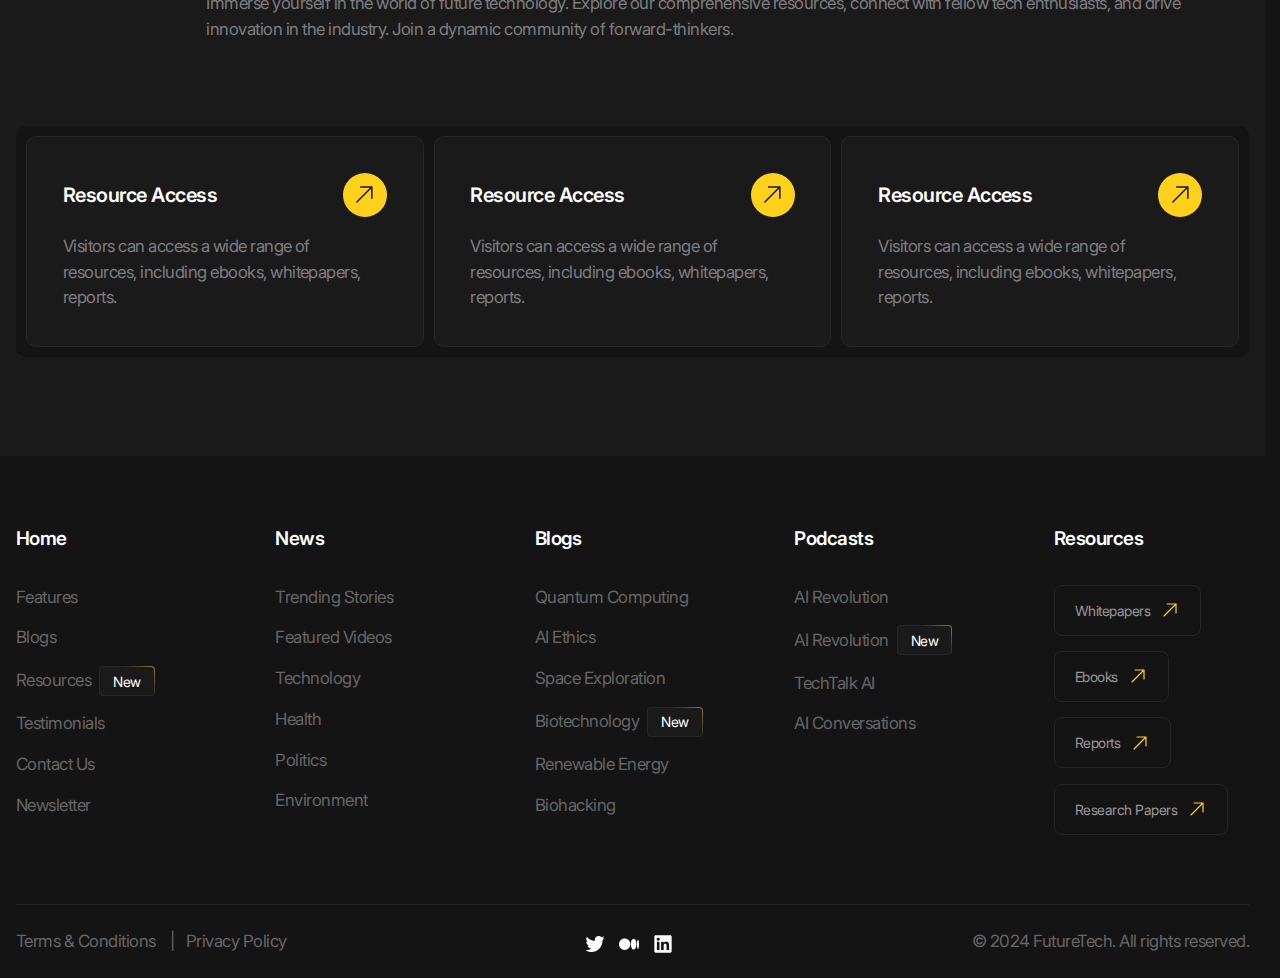
<file: news.html>
<!doctype html>
<html lang="en">
<head>
  <meta charset="UTF-8">
  <meta name="viewport"
        content="width=device-width, user-scalable=no, initial-scale=1.0, maximum-scale=1.0, minimum-scale=1.0">
  <meta http-equiv="X-UA-Compatible" content="ie=edge">
  <title>Future Tech | News</title>
  <link rel="stylesheet" href="./styles/main.css" />
  <script src="./scripts/main.js" type="module"></script>
</head>
<body>
  <header class="header" data-js-header>
    <div class="header__promo">
      <div class="header__promo-inner container">
        <a class="header__promo-link" href="/">
          <span class="icon icon--yellow-arrow">Subscribe to our Newsletter For New & latest Blogs and Resources</span>
        </a>
      </div>
    </div>
    <div class="header__body">
      <div class="header__body-inner container">
        <a
          class="header__logo logo"
          href="/"
          aria-label="Home"
          title="Home"
        >
          <img
            class="logo__image"
            src="./images/logo.svg"
            alt=""
            width="179" height="50"
          />
        </a>
        <div class="header__overlay" data-js-header-overlay>
          <nav class="header__menu">
            <ul class="header__menu-list">
              <li class="header__menu-item">
                <a class="header__menu-link" href="./index.html">Home</a>
              </li>
              <li class="header__menu-item">
                <a class="header__menu-link is-active" href="./news.html">News</a>
              </li>
              <li class="header__menu-item">
                <a class="header__menu-link" href="./podcasts.html">Podcasts</a>
              </li>
              <li class="header__menu-item">
                <a class="header__menu-link" href="./resources.html">Resources</a>
              </li>
            </ul>
          </nav>
          <a class="header__contact-us-link button button--accent" href="./contacts.html">
            Contact Us
          </a>
        </div>
        <button
          class="header__burger-button burger-button visible-mobile"
          type="button"
          aria-label="Open menu"
          title="Open menu"
          data-js-header-burger-button
        >
          <span class="burger-button__line"></span>
          <span class="burger-button__line"></span>
          <span class="burger-button__line"></span>
        </button>
      </div>
    </div>
  </header>

  <main>
    <section class="hero-alt" aria-labelledby="news-title">
      <header class="hero-alt__header">
        <div class="hero-alt__header-inner container">
          <h1 class="hero-alt__title" id="news-title">
            Today's Headlines: Stay <span class="hero-alt__title-hidden-part">Informed</span>
          </h1>
          <p class="hero-alt__subtitle h1 hidden-mobile" aria-hidden="true">
            Informed
          </p>
          <p class="hero-alt__description">Explore the latest news from around the world. We bring you up-to-the-minute updates on the most significant events, trends, and stories. Discover the world through our news coverage.</p>
        </div>
      </header>
      <div class="hero-alt__body">
        <ul class="list">
          <li class="list__item">
            <article class="news-card container">
              <img
                class="news-card__image"
                src="./images/news/1.jpg"
                alt=""
                width="515" height="427" loading="lazy"
              />
              <div class="news-card__body">
                <h2 class="news-card__title">Global Climate Summit Addresses Urgent Climate Action</h2>
                <div class="news-card__description">
                  <p>World leaders gathered at the Global Climate Summit to discuss urgent climate action, emissions reductions, and renewable energy targets.</p>
                </div>
              </div>
              <div class="news-card__summary summary">
                <dl class="summary__list">
                  <div class="summary__item">
                    <dt class="summary__key">Category</dt>
                    <dd class="summary__value">Environment</dd>
                  </div>
                  <div class="summary__item">
                    <dt class="summary__key">Publication Date</dt>
                    <dd class="summary__value">
                      <time datetime="2023-10-10">October 10, 2023</time>
                    </dd>
                  </div>
                  <div class="summary__item">
                    <dt class="summary__key">Author</dt>
                    <dd class="summary__value">Jane Smith</dd>
                  </div>
                </dl>
              </div>
              <div class="news-card__controls">
                <div class="news-card__actions blog-actions">
                  <ul class="blog-actions__list">
                    <li class="blog-actions__item">
                      <button
                        class="blog-actions__button"
                        type="button"
                        aria-label="Like"
                        title="Like"
                      >
                        <span class="blog-actions__icon-wrapper">
                              <svg width="24" height="25" viewBox="0 0 24 25" fill="none" xmlns="http://www.w3.org/2000/svg">
                                <path d="M11.645 21.4107L11.6384 21.4071L11.6158 21.3949C11.5965 21.3844 11.5689 21.3693 11.5336 21.3496C11.4629 21.3101 11.3612 21.2524 11.233 21.1769C10.9765 21.0261 10.6132 20.8039 10.1785 20.515C9.31074 19.9381 8.15122 19.0901 6.9886 18.0063C4.68781 15.8615 2.25 12.6751 2.25 8.75C2.25 5.82194 4.7136 3.5 7.6875 3.5C9.43638 3.5 11.0023 4.29909 12 5.5516C12.9977 4.29909 14.5636 3.5 16.3125 3.5C19.2864 3.5 21.75 5.82194 21.75 8.75C21.75 12.6751 19.3122 15.8615 17.0114 18.0063C15.8488 19.0901 14.6893 19.9381 13.8215 20.515C13.3868 20.8039 13.0235 21.0261 12.767 21.1769C12.6388 21.2524 12.5371 21.3101 12.4664 21.3496C12.4311 21.3693 12.4035 21.3844 12.3842 21.3949L12.3616 21.4071L12.355 21.4107L12.3523 21.4121C12.1323 21.5289 11.8677 21.5289 11.6477 21.4121L11.645 21.4107Z" stroke="#666666" stroke-width="1.5" stroke-linejoin="round"/>
                              </svg>
                            </span>
                        <span>14k</span>
                      </button>
                    </li>
                    <li class="blog-actions__item">
                      <button
                        class="blog-actions__button"
                        type="button"
                        aria-label="Share"
                        title="Share"
                      >
                        <span class="blog-actions__icon-wrapper">
                              <svg width="24" height="25" viewBox="0 0 24 25" fill="none" xmlns="http://www.w3.org/2000/svg">
                                <path d="M10.0384 14.4616L4.1719 11.7951C3.36454 11.4281 3.39898 10.2697 4.22673 9.95134L18.8999 4.30781C19.7087 3.99675 20.5033 4.79139 20.1922 5.60013L14.5487 20.2733C14.2303 21.1011 13.072 21.1355 12.705 20.3281L10.0384 14.4616ZM10.0384 14.4616L14.4231 10.077" stroke="#666666" stroke-width="1.5" stroke-linecap="round" stroke-linejoin="round"/>
                              </svg>
                            </span>
                        <span>204</span>
                      </button>
                    </li>
                  </ul>
                </div>
                <a class="news-card__link button" href="/">Read More</a>
              </div>
            </article>
          </li>
          <li class="list__item">
            <div class="news container">
              <ul class="news__list">
                <li class="news__item">
                  <article class="news-card">
                    <img
                      class="news-card__image"
                      src="./images/news/2.jpg"
                      alt=""
                      width="512" height="222" loading="lazy"
                    />
                    <div class="news-card__body">
                      <h2 class="news-card__title h6">A Decisive Victory for Progressive Policies</h2>
                      <div class="news-card__description">
                        <p>Politics</p>
                      </div>
                    </div>
                    <div class="news-card__controls">
                      <div class="news-card__actions blog-actions">
                        <ul class="blog-actions__list">
                          <li class="blog-actions__item">
                            <button
                              class="blog-actions__button"
                              type="button"
                              aria-label="Like"
                              title="Like"
                            >
                        <span class="blog-actions__icon-wrapper">
                              <svg width="24" height="25" viewBox="0 0 24 25" fill="none" xmlns="http://www.w3.org/2000/svg">
                                <path d="M11.645 21.4107L11.6384 21.4071L11.6158 21.3949C11.5965 21.3844 11.5689 21.3693 11.5336 21.3496C11.4629 21.3101 11.3612 21.2524 11.233 21.1769C10.9765 21.0261 10.6132 20.8039 10.1785 20.515C9.31074 19.9381 8.15122 19.0901 6.9886 18.0063C4.68781 15.8615 2.25 12.6751 2.25 8.75C2.25 5.82194 4.7136 3.5 7.6875 3.5C9.43638 3.5 11.0023 4.29909 12 5.5516C12.9977 4.29909 14.5636 3.5 16.3125 3.5C19.2864 3.5 21.75 5.82194 21.75 8.75C21.75 12.6751 19.3122 15.8615 17.0114 18.0063C15.8488 19.0901 14.6893 19.9381 13.8215 20.515C13.3868 20.8039 13.0235 21.0261 12.767 21.1769C12.6388 21.2524 12.5371 21.3101 12.4664 21.3496C12.4311 21.3693 12.4035 21.3844 12.3842 21.3949L12.3616 21.4071L12.355 21.4107L12.3523 21.4121C12.1323 21.5289 11.8677 21.5289 11.6477 21.4121L11.645 21.4107Z" stroke="#666666" stroke-width="1.5" stroke-linejoin="round"/>
                              </svg>
                            </span>
                              <span>14k</span>
                            </button>
                          </li>
                          <li class="blog-actions__item">
                            <button
                              class="blog-actions__button"
                              type="button"
                              aria-label="Share"
                              title="Share"
                            >
                        <span class="blog-actions__icon-wrapper">
                              <svg width="24" height="25" viewBox="0 0 24 25" fill="none" xmlns="http://www.w3.org/2000/svg">
                                <path d="M10.0384 14.4616L4.1719 11.7951C3.36454 11.4281 3.39898 10.2697 4.22673 9.95134L18.8999 4.30781C19.7087 3.99675 20.5033 4.79139 20.1922 5.60013L14.5487 20.2733C14.2303 21.1011 13.072 21.1355 12.705 20.3281L10.0384 14.4616ZM10.0384 14.4616L14.4231 10.077" stroke="#666666" stroke-width="1.5" stroke-linecap="round" stroke-linejoin="round"/>
                              </svg>
                            </span>
                              <span>204</span>
                            </button>
                          </li>
                        </ul>
                      </div>
                      <a class="news-card__link button" href="/">
                        <span class="icon icon--yellow-arrow">Read More</span>
                      </a>
                    </div>
                  </article>
                </li>
                <li class="news__item">
                  <article class="news-card">
                    <img
                      class="news-card__image"
                      src="./images/news/3.jpg"
                      alt=""
                      width="512" height="222" loading="lazy"
                    />
                    <div class="news-card__body">
                      <h2 class="news-card__title h6">Tech Giants Unveil Cutting-Edge AI Innovations</h2>
                      <div class="news-card__description">
                        <p>Technology</p>
                      </div>
                    </div>
                    <div class="news-card__controls">
                      <div class="news-card__actions blog-actions">
                        <ul class="blog-actions__list">
                          <li class="blog-actions__item">
                            <button
                              class="blog-actions__button"
                              type="button"
                              aria-label="Like"
                              title="Like"
                            >
                        <span class="blog-actions__icon-wrapper">
                              <svg width="24" height="25" viewBox="0 0 24 25" fill="none" xmlns="http://www.w3.org/2000/svg">
                                <path d="M11.645 21.4107L11.6384 21.4071L11.6158 21.3949C11.5965 21.3844 11.5689 21.3693 11.5336 21.3496C11.4629 21.3101 11.3612 21.2524 11.233 21.1769C10.9765 21.0261 10.6132 20.8039 10.1785 20.515C9.31074 19.9381 8.15122 19.0901 6.9886 18.0063C4.68781 15.8615 2.25 12.6751 2.25 8.75C2.25 5.82194 4.7136 3.5 7.6875 3.5C9.43638 3.5 11.0023 4.29909 12 5.5516C12.9977 4.29909 14.5636 3.5 16.3125 3.5C19.2864 3.5 21.75 5.82194 21.75 8.75C21.75 12.6751 19.3122 15.8615 17.0114 18.0063C15.8488 19.0901 14.6893 19.9381 13.8215 20.515C13.3868 20.8039 13.0235 21.0261 12.767 21.1769C12.6388 21.2524 12.5371 21.3101 12.4664 21.3496C12.4311 21.3693 12.4035 21.3844 12.3842 21.3949L12.3616 21.4071L12.355 21.4107L12.3523 21.4121C12.1323 21.5289 11.8677 21.5289 11.6477 21.4121L11.645 21.4107Z" stroke="#666666" stroke-width="1.5" stroke-linejoin="round"/>
                              </svg>
                            </span>
                              <span>14k</span>
                            </button>
                          </li>
                          <li class="blog-actions__item">
                            <button
                              class="blog-actions__button"
                              type="button"
                              aria-label="Share"
                              title="Share"
                            >
                        <span class="blog-actions__icon-wrapper">
                              <svg width="24" height="25" viewBox="0 0 24 25" fill="none" xmlns="http://www.w3.org/2000/svg">
                                <path d="M10.0384 14.4616L4.1719 11.7951C3.36454 11.4281 3.39898 10.2697 4.22673 9.95134L18.8999 4.30781C19.7087 3.99675 20.5033 4.79139 20.1922 5.60013L14.5487 20.2733C14.2303 21.1011 13.072 21.1355 12.705 20.3281L10.0384 14.4616ZM10.0384 14.4616L14.4231 10.077" stroke="#666666" stroke-width="1.5" stroke-linecap="round" stroke-linejoin="round"/>
                              </svg>
                            </span>
                              <span>204</span>
                            </button>
                          </li>
                        </ul>
                      </div>
                      <a class="news-card__link button" href="/">
                        <span class="icon icon--yellow-arrow">Read More</span>
                      </a>
                    </div>
                  </article>
                </li>
                <li class="news__item">
                  <article class="news-card">
                    <img
                      class="news-card__image"
                      src="./images/news/4.jpg"
                      alt=""
                      width="512" height="222" loading="lazy"
                    />
                    <div class="news-card__body">
                      <h2 class="news-card__title h6">COVID-19 Variants</h2>
                      <div class="news-card__description">
                        <p>Health</p>
                      </div>
                    </div>
                    <div class="news-card__controls">
                      <div class="news-card__actions blog-actions">
                        <ul class="blog-actions__list">
                          <li class="blog-actions__item">
                            <button
                              class="blog-actions__button"
                              type="button"
                              aria-label="Like"
                              title="Like"
                            >
                        <span class="blog-actions__icon-wrapper">
                              <svg width="24" height="25" viewBox="0 0 24 25" fill="none" xmlns="http://www.w3.org/2000/svg">
                                <path d="M11.645 21.4107L11.6384 21.4071L11.6158 21.3949C11.5965 21.3844 11.5689 21.3693 11.5336 21.3496C11.4629 21.3101 11.3612 21.2524 11.233 21.1769C10.9765 21.0261 10.6132 20.8039 10.1785 20.515C9.31074 19.9381 8.15122 19.0901 6.9886 18.0063C4.68781 15.8615 2.25 12.6751 2.25 8.75C2.25 5.82194 4.7136 3.5 7.6875 3.5C9.43638 3.5 11.0023 4.29909 12 5.5516C12.9977 4.29909 14.5636 3.5 16.3125 3.5C19.2864 3.5 21.75 5.82194 21.75 8.75C21.75 12.6751 19.3122 15.8615 17.0114 18.0063C15.8488 19.0901 14.6893 19.9381 13.8215 20.515C13.3868 20.8039 13.0235 21.0261 12.767 21.1769C12.6388 21.2524 12.5371 21.3101 12.4664 21.3496C12.4311 21.3693 12.4035 21.3844 12.3842 21.3949L12.3616 21.4071L12.355 21.4107L12.3523 21.4121C12.1323 21.5289 11.8677 21.5289 11.6477 21.4121L11.645 21.4107Z" stroke="#666666" stroke-width="1.5" stroke-linejoin="round"/>
                              </svg>
                            </span>
                              <span>14k</span>
                            </button>
                          </li>
                          <li class="blog-actions__item">
                            <button
                              class="blog-actions__button"
                              type="button"
                              aria-label="Share"
                              title="Share"
                            >
                        <span class="blog-actions__icon-wrapper">
                              <svg width="24" height="25" viewBox="0 0 24 25" fill="none" xmlns="http://www.w3.org/2000/svg">
                                <path d="M10.0384 14.4616L4.1719 11.7951C3.36454 11.4281 3.39898 10.2697 4.22673 9.95134L18.8999 4.30781C19.7087 3.99675 20.5033 4.79139 20.1922 5.60013L14.5487 20.2733C14.2303 21.1011 13.072 21.1355 12.705 20.3281L10.0384 14.4616ZM10.0384 14.4616L14.4231 10.077" stroke="#666666" stroke-width="1.5" stroke-linecap="round" stroke-linejoin="round"/>
                              </svg>
                            </span>
                              <span>204</span>
                            </button>
                          </li>
                        </ul>
                      </div>
                      <a class="news-card__link button" href="/">
                        <span class="icon icon--yellow-arrow">Read More</span>
                      </a>
                    </div>
                  </article>
                </li>
              </ul>
            </div>
          </li>
        </ul>
      </div>
    </section>

    <section class="section" aria-labelledby="news-tabs-title">
      <header class="section__header">
        <div class="section__header-inner container">
          <div class="section__header-info">
            <p class="section__subtitle tag">Welcome to Our News Hub</p>
            <h2 class="section__title" id="news-tabs-title">Discover the World of Headlines</h2>
          </div>
          <div class="section__actions">
            <a class="section__link button" href="./news.html">
              <span class="icon icon--yellow-arrow">View All News</span>
            </a>
          </div>
        </div>
      </header>
      <div class="section__body tabs" data-js-tabs>
        <h3 class="visually-hidden" id="blog-category-title">
          Blog category
        </h3>
        <header class="tabs__header">
          <div
            class="tabs__buttons container"
            role="tablist"
            aria-labelledby="blog-category-title"
          >
            <button
              class="tabs__button is-active"
              id="tab-1"
              type="button"
              role="tab"
              aria-controls="tabpanel-1"
              data-js-tabs-button
              aria-selected="true"
            >
              All
            </button>
            <button
              class="tabs__button"
              id="tab-2"
              type="button"
              role="tab"
              aria-controls="tabpanel-2"
              data-js-tabs-button
              aria-selected="false"
              tabindex="-1"
            >
              Quantum Computing
            </button>
            <button
              class="tabs__button"
              id="tab-3"
              type="button"
              role="tab"
              aria-controls="tabpanel-3"
              data-js-tabs-button
              aria-selected="false"
              tabindex="-1"
            >
              AI Ethics
            </button>
            <button
              class="tabs__button"
              id="tab-4"
              type="button"
              role="tab"
              aria-controls="tabpanel-4"
              data-js-tabs-button
              aria-selected="false"
              tabindex="-1"
            >
              Space Exploration
            </button>
            <button
              class="tabs__button"
              id="tab-5"
              type="button"
              role="tab"
              aria-controls="tabpanel-5"
              data-js-tabs-button
              aria-selected="false"
              tabindex="-1"
            >
              Biotechnology
            </button>
            <button
              class="tabs__button"
              id="tab-6"
              type="button"
              role="tab"
              aria-controls="tabpanel-6"
              data-js-tabs-button
              aria-selected="false"
              tabindex="-1"
            >
              Renewable Energy
            </button>
          </div>
        </header>
        <div class="tabs__body">
          <div
            class="tabs__content is-active"
            id="tabpanel-1"
            aria-labelledby="tab-1"
            tabindex="0"
            data-js-tabs-content
          >
            <ul class="list">
              <li class="list__item">
                <article class="blog-card container">
                  <div class="blog-card__author person-card">
                    <img
                      class="person-card__image"
                      src="./images/blog/1.png"
                      alt=""
                      width="80" height="80" loading="lazy"
                    />
                    <div class="person-card__body">
                      <p class="person-card__name">John Techson</p>
                      <p class="person-card__department">Quantum Computing</p>
                    </div>
                  </div>
                  <div class="blog-card__body">
                    <time class="blog-card__date h6" datetime="2023-10-15">October 15, 2023</time>
                    <div class="blog-card__info">
                      <h4 class="blog-card__title">The Quantum Leap in Computing</h4>
                      <div class="blog-card__description">
                        <p>Explore the revolution in quantum computing, its applications, and its potential impact on various industries.</p>
                      </div>
                    </div>
                    <div class="blog-card__actions blog-actions">
                      <ul class="blog-actions__list">
                        <li class="blog-actions__item">
                          <button
                            class="blog-actions__button is-active"
                            type="button"
                            aria-label="Dislike"
                            title="Dislike"
                          >
                            <span class="blog-actions__icon-wrapper">
                              <svg width="24" height="25" viewBox="0 0 24 25" fill="none" xmlns="http://www.w3.org/2000/svg">
                                <path d="M11.645 21.4107L11.6384 21.4071L11.6158 21.3949C11.5965 21.3844 11.5689 21.3693 11.5336 21.3496C11.4629 21.3101 11.3612 21.2524 11.233 21.1769C10.9765 21.0261 10.6132 20.8039 10.1785 20.515C9.31074 19.9381 8.15122 19.0901 6.9886 18.0063C4.68781 15.8615 2.25 12.6751 2.25 8.75C2.25 5.82194 4.7136 3.5 7.6875 3.5C9.43638 3.5 11.0023 4.29909 12 5.5516C12.9977 4.29909 14.5636 3.5 16.3125 3.5C19.2864 3.5 21.75 5.82194 21.75 8.75C21.75 12.6751 19.3122 15.8615 17.0114 18.0063C15.8488 19.0901 14.6893 19.9381 13.8215 20.515C13.3868 20.8039 13.0235 21.0261 12.767 21.1769C12.6388 21.2524 12.5371 21.3101 12.4664 21.3496C12.4311 21.3693 12.4035 21.3844 12.3842 21.3949L12.3616 21.4071L12.355 21.4107L12.3523 21.4121C12.1323 21.5289 11.8677 21.5289 11.6477 21.4121L11.645 21.4107Z" stroke="#666666" stroke-width="1.5" stroke-linejoin="round"/>
                              </svg>
                            </span>
                            <span>24.5k</span>
                          </button>
                        </li>
                        <li class="blog-actions__item">
                          <button
                            class="blog-actions__button"
                            type="button"
                            aria-label="Discuss"
                            title="Discuss"
                          >
                            <span class="blog-actions__icon-wrapper">
                              <svg width="24" height="25" viewBox="0 0 24 25" fill="none" xmlns="http://www.w3.org/2000/svg">
                                <path d="M8.48581 19.6888C9.54657 20.2083 10.7392 20.5 12 20.5C16.4183 20.5 20 16.9183 20 12.5C20 8.08172 16.4183 4.5 12 4.5C7.58172 4.5 4 8.08172 4 12.5C4 14.1401 4.49356 15.665 5.34026 16.9341M8.48581 19.6888L4 20.5L5.34026 16.9341M8.48581 19.6888L8.49231 19.6877M5.34026 16.9341L5.34154 16.9308" stroke="#666666" stroke-width="1.5" stroke-linecap="round" stroke-linejoin="round"/>
                              </svg>
                            </span>
                            <span>50</span>
                          </button>
                        </li>
                        <li class="blog-actions__item">
                          <button
                            class="blog-actions__button"
                            type="button"
                            aria-label="Share"
                            title="Share"
                          >
                            <span class="blog-actions__icon-wrapper">
                              <svg width="24" height="25" viewBox="0 0 24 25" fill="none" xmlns="http://www.w3.org/2000/svg">
                                <path d="M10.0384 14.4616L4.1719 11.7951C3.36454 11.4281 3.39898 10.2697 4.22673 9.95134L18.8999 4.30781C19.7087 3.99675 20.5033 4.79139 20.1922 5.60013L14.5487 20.2733C14.2303 21.1011 13.072 21.1355 12.705 20.3281L10.0384 14.4616ZM10.0384 14.4616L14.4231 10.077" stroke="#666666" stroke-width="1.5" stroke-linecap="round" stroke-linejoin="round"/>
                              </svg>
                            </span>
                            <span>20</span>
                          </button>
                        </li>
                      </ul>
                    </div>
                  </div>
                  <a class="blog-card__link button" href="/">
                    <span class="icon icon--yellow-arrow">View Blog</span>
                  </a>
                </article>
              </li>
              <li class="list__item">
                <article class="blog-card container">
                  <div class="blog-card__author person-card">
                    <img
                      class="person-card__image"
                      src="./images/blog/2.png"
                      alt=""
                      width="80" height="80" loading="lazy"
                    />
                    <div class="person-card__body">
                      <p class="person-card__name">Sarah Ethicist</p>
                      <p class="person-card__department">AI Ethics</p>
                    </div>
                  </div>
                  <div class="blog-card__body">
                    <time class="blog-card__date h6" datetime="2023-11-05">November 5, 2023</time>
                    <div class="blog-card__info">
                      <h4 class="blog-card__title">The Ethical Dilemmas of AI</h4>
                      <div class="blog-card__description">
                        <p>EA deep dive into ethical challenges posed by AI, including bias, privacy, and transparency.</p>
                      </div>
                    </div>
                    <div class="blog-card__actions blog-actions">
                      <ul class="blog-actions__list">
                        <li class="blog-actions__item">
                          <button
                            class="blog-actions__button"
                            type="button"
                            aria-label="Like"
                            title="Like"
                          >
                            <span class="blog-actions__icon-wrapper">
                              <svg width="24" height="25" viewBox="0 0 24 25" fill="none" xmlns="http://www.w3.org/2000/svg">
                                <path d="M11.645 21.4107L11.6384 21.4071L11.6158 21.3949C11.5965 21.3844 11.5689 21.3693 11.5336 21.3496C11.4629 21.3101 11.3612 21.2524 11.233 21.1769C10.9765 21.0261 10.6132 20.8039 10.1785 20.515C9.31074 19.9381 8.15122 19.0901 6.9886 18.0063C4.68781 15.8615 2.25 12.6751 2.25 8.75C2.25 5.82194 4.7136 3.5 7.6875 3.5C9.43638 3.5 11.0023 4.29909 12 5.5516C12.9977 4.29909 14.5636 3.5 16.3125 3.5C19.2864 3.5 21.75 5.82194 21.75 8.75C21.75 12.6751 19.3122 15.8615 17.0114 18.0063C15.8488 19.0901 14.6893 19.9381 13.8215 20.515C13.3868 20.8039 13.0235 21.0261 12.767 21.1769C12.6388 21.2524 12.5371 21.3101 12.4664 21.3496C12.4311 21.3693 12.4035 21.3844 12.3842 21.3949L12.3616 21.4071L12.355 21.4107L12.3523 21.4121C12.1323 21.5289 11.8677 21.5289 11.6477 21.4121L11.645 21.4107Z" stroke="#666666" stroke-width="1.5" stroke-linejoin="round"/>
                              </svg>
                            </span>
                            <span>32k</span>
                          </button>
                        </li>
                        <li class="blog-actions__item">
                          <button
                            class="blog-actions__button"
                            type="button"
                            aria-label="Discuss"
                            title="Discuss"
                          >
                            <span class="blog-actions__icon-wrapper">
                              <svg width="24" height="25" viewBox="0 0 24 25" fill="none" xmlns="http://www.w3.org/2000/svg">
                                <path d="M8.48581 19.6888C9.54657 20.2083 10.7392 20.5 12 20.5C16.4183 20.5 20 16.9183 20 12.5C20 8.08172 16.4183 4.5 12 4.5C7.58172 4.5 4 8.08172 4 12.5C4 14.1401 4.49356 15.665 5.34026 16.9341M8.48581 19.6888L4 20.5L5.34026 16.9341M8.48581 19.6888L8.49231 19.6877M5.34026 16.9341L5.34154 16.9308" stroke="#666666" stroke-width="1.5" stroke-linecap="round" stroke-linejoin="round"/>
                              </svg>
                            </span>
                            <span>72</span>
                          </button>
                        </li>
                        <li class="blog-actions__item">
                          <button
                            class="blog-actions__button"
                            type="button"
                            aria-label="Share"
                            title="Share"
                          >
                            <span class="blog-actions__icon-wrapper">
                              <svg width="24" height="25" viewBox="0 0 24 25" fill="none" xmlns="http://www.w3.org/2000/svg">
                                <path d="M10.0384 14.4616L4.1719 11.7951C3.36454 11.4281 3.39898 10.2697 4.22673 9.95134L18.8999 4.30781C19.7087 3.99675 20.5033 4.79139 20.1922 5.60013L14.5487 20.2733C14.2303 21.1011 13.072 21.1355 12.705 20.3281L10.0384 14.4616ZM10.0384 14.4616L14.4231 10.077" stroke="#666666" stroke-width="1.5" stroke-linecap="round" stroke-linejoin="round"/>
                              </svg>
                            </span>
                            <span>18</span>
                          </button>
                        </li>
                      </ul>
                    </div>
                  </div>
                  <a class="blog-card__link button" href="/">
                    <span class="icon icon--yellow-arrow">View Blog</span>
                  </a>
                </article>
              </li>
              <li class="list__item">
                <article class="blog-card container">
                  <div class="blog-card__author person-card">
                    <img
                      class="person-card__image"
                      src="./images/blog/3.png"
                      alt=""
                      width="80" height="80" loading="lazy"
                    />
                    <div class="person-card__body">
                      <p class="person-card__name">Astronomer X</p>
                      <p class="person-card__department">Space Exploration</p>
                    </div>
                  </div>
                  <div class="blog-card__body">
                    <time class="blog-card__date h6" datetime="2023-12-10">December 10, 2023</time>
                    <div class="blog-card__info">
                      <h4 class="blog-card__title">The Mars Colonization Challenge</h4>
                      <div class="blog-card__description">
                        <p>Exploring the technical and logistical challenges of human colonization on Mars.</p>
                      </div>
                    </div>
                    <div class="blog-card__actions blog-actions">
                      <ul class="blog-actions__list">
                        <li class="blog-actions__item">
                          <button
                            class="blog-actions__button"
                            type="button"
                            aria-label="Like"
                            title="Like"
                          >
                            <span class="blog-actions__icon-wrapper">
                              <svg width="24" height="25" viewBox="0 0 24 25" fill="none" xmlns="http://www.w3.org/2000/svg">
                                <path d="M11.645 21.4107L11.6384 21.4071L11.6158 21.3949C11.5965 21.3844 11.5689 21.3693 11.5336 21.3496C11.4629 21.3101 11.3612 21.2524 11.233 21.1769C10.9765 21.0261 10.6132 20.8039 10.1785 20.515C9.31074 19.9381 8.15122 19.0901 6.9886 18.0063C4.68781 15.8615 2.25 12.6751 2.25 8.75C2.25 5.82194 4.7136 3.5 7.6875 3.5C9.43638 3.5 11.0023 4.29909 12 5.5516C12.9977 4.29909 14.5636 3.5 16.3125 3.5C19.2864 3.5 21.75 5.82194 21.75 8.75C21.75 12.6751 19.3122 15.8615 17.0114 18.0063C15.8488 19.0901 14.6893 19.9381 13.8215 20.515C13.3868 20.8039 13.0235 21.0261 12.767 21.1769C12.6388 21.2524 12.5371 21.3101 12.4664 21.3496C12.4311 21.3693 12.4035 21.3844 12.3842 21.3949L12.3616 21.4071L12.355 21.4107L12.3523 21.4121C12.1323 21.5289 11.8677 21.5289 11.6477 21.4121L11.645 21.4107Z" stroke="#666666" stroke-width="1.5" stroke-linejoin="round"/>
                              </svg>
                            </span>
                            <span>20k</span>
                          </button>
                        </li>
                        <li class="blog-actions__item">
                          <button
                            class="blog-actions__button"
                            type="button"
                            aria-label="Discuss"
                            title="Discuss"
                          >
                            <span class="blog-actions__icon-wrapper">
                              <svg width="24" height="25" viewBox="0 0 24 25" fill="none" xmlns="http://www.w3.org/2000/svg">
                                <path d="M8.48581 19.6888C9.54657 20.2083 10.7392 20.5 12 20.5C16.4183 20.5 20 16.9183 20 12.5C20 8.08172 16.4183 4.5 12 4.5C7.58172 4.5 4 8.08172 4 12.5C4 14.1401 4.49356 15.665 5.34026 16.9341M8.48581 19.6888L4 20.5L5.34026 16.9341M8.48581 19.6888L8.49231 19.6877M5.34026 16.9341L5.34154 16.9308" stroke="#666666" stroke-width="1.5" stroke-linecap="round" stroke-linejoin="round"/>
                              </svg>
                            </span>
                            <span>31</span>
                          </button>
                        </li>
                        <li class="blog-actions__item">
                          <button
                            class="blog-actions__button"
                            type="button"
                            aria-label="Share"
                            title="Share"
                          >
                            <span class="blog-actions__icon-wrapper">
                              <svg width="24" height="25" viewBox="0 0 24 25" fill="none" xmlns="http://www.w3.org/2000/svg">
                                <path d="M10.0384 14.4616L4.1719 11.7951C3.36454 11.4281 3.39898 10.2697 4.22673 9.95134L18.8999 4.30781C19.7087 3.99675 20.5033 4.79139 20.1922 5.60013L14.5487 20.2733C14.2303 21.1011 13.072 21.1355 12.705 20.3281L10.0384 14.4616ZM10.0384 14.4616L14.4231 10.077" stroke="#666666" stroke-width="1.5" stroke-linecap="round" stroke-linejoin="round"/>
                              </svg>
                            </span>
                            <span>12</span>
                          </button>
                        </li>
                      </ul>
                    </div>
                  </div>
                  <a class="blog-card__link button" href="/">
                    <span class="icon icon--yellow-arrow">View Blog</span>
                  </a>
                </article>
              </li>
            </ul>
          </div>
          <div
            class="tabs__content"
            id="tabpanel-2"
            aria-labelledby="tab-2"
            tabindex="0"
            data-js-tabs-content
          >
            Lorem ipsum dolor sit amet, consectetur adipisicing elit. Impedit, pariatur?
          </div>
          <div
            class="tabs__content"
            id="tabpanel-3"
            aria-labelledby="tab-3"
            tabindex="0"
            data-js-tabs-content
          >
            Lorem ipsum dolor sit amet, consectetur adipisicing elit. Impedit, pariatur?
          </div>
          <div
            class="tabs__content"
            id="tabpanel-4"
            aria-labelledby="tab-4"
            tabindex="0"
            data-js-tabs-content
          >
            Lorem ipsum dolor sit amet, consectetur adipisicing elit. Impedit, pariatur?
          </div>
          <div
            class="tabs__content"
            id="tabpanel-5"
            aria-labelledby="tab-5"
            tabindex="0"
            data-js-tabs-content
          >
            Lorem ipsum dolor sit amet, consectetur adipisicing elit. Impedit, pariatur?
          </div>
          <div
            class="tabs__content"
            id="tabpanel-6"
            aria-labelledby="tab-6"
            tabindex="0"
            data-js-tabs-content
          >
            Lorem ipsum dolor sit amet, consectetur adipisicing elit. Impedit, pariatur?
          </div>
        </div>
      </div>
    </section>

    <section class="section" aria-labelledby="videos-title">
      <header class="section__header">
        <div class="section__header-inner container">
          <div class="section__header-info">
            <p class="section__subtitle tag">Featured Videos</p>
            <h2 class="section__title" id="videos-title">Visual Insights for the Modern Viewer</h2>
          </div>
          <div class="section__actions">
            <a class="section__link button" href="/">
              <span class="icon icon--yellow-arrow">View All</span>
            </a>
          </div>
        </div>
      </header>
      <div class="section__body">
        <ul class="bordered-grid bordered-grid--2-cols container">
          <li class="bordered-grid__item">
            <div class="video-card">
              <div class="video-card__player video-player" data-js-video-player>
                <video
                  class="video-player__video"
                  src="./videos/example.mp4"
                  width="718" height="412"
                  poster="./images/videos/poster-1.jpg"
                  data-js-video-player-video
                ></video>
                <div class="video-player__panel is-active" data-js-video-player-panel>
                  <button
                    class="video-player__play-button"
                    type="button"
                    aria-label="Play video"
                    title="Play video"
                    data-js-video-player-play-button
                  >
                    <svg width="58" height="58" viewBox="0 0 58 58" fill="none" xmlns="http://www.w3.org/2000/svg">
                      <path fill-rule="evenodd" clip-rule="evenodd" d="M0.5625 29C0.5625 13.2944 13.2944 0.5625 29 0.5625C44.7056 0.5625 57.4375 13.2944 57.4375 29C57.4375 44.7056 44.7056 57.4375 29 57.4375C13.2944 57.4375 0.5625 44.7056 0.5625 29ZM41.4663 26.1318C43.7167 27.382 43.7167 30.6183 41.4663 31.8685L25.1248 40.9471C22.9377 42.1621 20.25 40.5807 20.25 38.0788V19.9215C20.25 17.4196 22.9377 15.8381 25.1248 17.0531L41.4663 26.1318Z" fill="white"/>
                    </svg>
                  </button>
                  <div class="video-player__duration">2.30 min</div>
                </div>
              </div>
              <div class="video-card__body">
                <h3 class="video-card__title h5">Mars Exploration: Unveiling Alien Landscapes</h3>
                <div class="video-card__description">
                  <p>Embark on a journey through the Red Planet's breathtaking landscapes and uncover the mysteries of Mars.</p>
                </div>
              </div>
            </div>
          </li>
          <li class="bordered-grid__item">
            <div class="video-card">
              <div class="video-card__player video-player" data-js-video-player>
                <video
                  class="video-player__video"
                  src="./videos/example.mp4"
                  width="718" height="412"
                  poster="./images/videos/poster-1.jpg"
                  data-js-video-player-video
                ></video>
                <div class="video-player__panel is-active" data-js-video-player-panel>
                  <button
                    class="video-player__play-button"
                    type="button"
                    aria-label="Play video"
                    title="Play video"
                    data-js-video-player-play-button
                  >
                    <svg width="58" height="58" viewBox="0 0 58 58" fill="none" xmlns="http://www.w3.org/2000/svg">
                      <path fill-rule="evenodd" clip-rule="evenodd" d="M0.5625 29C0.5625 13.2944 13.2944 0.5625 29 0.5625C44.7056 0.5625 57.4375 13.2944 57.4375 29C57.4375 44.7056 44.7056 57.4375 29 57.4375C13.2944 57.4375 0.5625 44.7056 0.5625 29ZM41.4663 26.1318C43.7167 27.382 43.7167 30.6183 41.4663 31.8685L25.1248 40.9471C22.9377 42.1621 20.25 40.5807 20.25 38.0788V19.9215C20.25 17.4196 22.9377 15.8381 25.1248 17.0531L41.4663 26.1318Z" fill="white"/>
                    </svg>
                  </button>
                  <div class="video-player__duration">2.30 min</div>
                </div>
              </div>
              <div class="video-card__body">
                <h3 class="video-card__title h5">Mars Exploration: Unveiling Alien Landscapes</h3>
                <div class="video-card__description">
                  <p>Embark on a journey through the Red Planet's breathtaking landscapes and uncover the mysteries of Mars.</p>
                </div>
              </div>
            </div>
          </li>
          <li class="bordered-grid__item">
            <div class="video-card">
              <div class="video-card__player video-player" data-js-video-player>
                <video
                  class="video-player__video"
                  src="./videos/example.mp4"
                  width="718" height="412"
                  poster="./images/videos/poster-1.jpg"
                  data-js-video-player-video
                ></video>
                <div class="video-player__panel is-active" data-js-video-player-panel>
                  <button
                    class="video-player__play-button"
                    type="button"
                    aria-label="Play video"
                    title="Play video"
                    data-js-video-player-play-button
                  >
                    <svg width="58" height="58" viewBox="0 0 58 58" fill="none" xmlns="http://www.w3.org/2000/svg">
                      <path fill-rule="evenodd" clip-rule="evenodd" d="M0.5625 29C0.5625 13.2944 13.2944 0.5625 29 0.5625C44.7056 0.5625 57.4375 13.2944 57.4375 29C57.4375 44.7056 44.7056 57.4375 29 57.4375C13.2944 57.4375 0.5625 44.7056 0.5625 29ZM41.4663 26.1318C43.7167 27.382 43.7167 30.6183 41.4663 31.8685L25.1248 40.9471C22.9377 42.1621 20.25 40.5807 20.25 38.0788V19.9215C20.25 17.4196 22.9377 15.8381 25.1248 17.0531L41.4663 26.1318Z" fill="white"/>
                    </svg>
                  </button>
                  <div class="video-player__duration">2.30 min</div>
                </div>
              </div>
              <div class="video-card__body">
                <h3 class="video-card__title h5">Mars Exploration: Unveiling Alien Landscapes</h3>
                <div class="video-card__description">
                  <p>Embark on a journey through the Red Planet's breathtaking landscapes and uncover the mysteries of Mars.</p>
                </div>
              </div>
            </div>
          </li>
          <li class="bordered-grid__item">
            <div class="video-card">
              <div class="video-card__player video-player" data-js-video-player>
                <video
                  class="video-player__video"
                  src="./videos/example.mp4"
                  width="718" height="412"
                  poster="./images/videos/poster-1.jpg"
                  data-js-video-player-video
                ></video>
                <div class="video-player__panel is-active" data-js-video-player-panel>
                  <button
                    class="video-player__play-button"
                    type="button"
                    aria-label="Play video"
                    title="Play video"
                    data-js-video-player-play-button
                  >
                    <svg width="58" height="58" viewBox="0 0 58 58" fill="none" xmlns="http://www.w3.org/2000/svg">
                      <path fill-rule="evenodd" clip-rule="evenodd" d="M0.5625 29C0.5625 13.2944 13.2944 0.5625 29 0.5625C44.7056 0.5625 57.4375 13.2944 57.4375 29C57.4375 44.7056 44.7056 57.4375 29 57.4375C13.2944 57.4375 0.5625 44.7056 0.5625 29ZM41.4663 26.1318C43.7167 27.382 43.7167 30.6183 41.4663 31.8685L25.1248 40.9471C22.9377 42.1621 20.25 40.5807 20.25 38.0788V19.9215C20.25 17.4196 22.9377 15.8381 25.1248 17.0531L41.4663 26.1318Z" fill="white"/>
                    </svg>
                  </button>
                  <div class="video-player__duration">2.30 min</div>
                </div>
              </div>
              <div class="video-card__body">
                <h3 class="video-card__title h5">Mars Exploration: Unveiling Alien Landscapes</h3>
                <div class="video-card__description">
                  <p>Embark on a journey through the Red Planet's breathtaking landscapes and uncover the mysteries of Mars.</p>
                </div>
              </div>
            </div>
          </li>
        </ul>
      </div>
    </section>

    <section class="about" aria-labelledby="about-title">
      <div class="about__inner container">
        <header class="about__header">
          <img
            class="about__icon"
            src="./images/about/icon.svg"
            alt=""
            width="150" height="150" loading="lazy"
          />
          <div class="about__info">
            <p class="about__subtitle tag">Learn, Connect, and Innovate</p>
            <h2 class="about__title" id="about-title">Be Part of the Future Tech Revolution</h2>
          </div>
          <div class="about__description">
            <p>Immerse yourself in the world of future technology. Explore our comprehensive resources, connect with fellow tech enthusiasts, and drive innovation in the industry. Join a dynamic community of forward-thinkers.</p>
          </div>
        </header>
        <ul class="about__list">
          <li class="about__item">
            <a class="about-card tile" href="/">
              <h3 class="about-card__title circle-icon">Resource Access</h3>
              <div class="about-card__description">
                <p>Visitors can access a wide range of resources, including ebooks, whitepapers, reports.</p>
              </div>
            </a>
          </li>
          <li class="about__item">
            <a class="about-card tile" href="/">
              <h3 class="about-card__title circle-icon">Resource Access</h3>
              <div class="about-card__description">
                <p>Visitors can access a wide range of resources, including ebooks, whitepapers, reports.</p>
              </div>
            </a>
          </li>
          <li class="about__item">
            <a class="about-card tile" href="/">
              <h3 class="about-card__title circle-icon">Resource Access</h3>
              <div class="about-card__description">
                <p>Visitors can access a wide range of resources, including ebooks, whitepapers, reports.</p>
              </div>
            </a>
          </li>
        </ul>
      </div>
    </section>
  </main>

  <footer class="footer">
    <div class="footer__inner container">
      <div class="footer__body">
        <nav class="footer__menu">
          <div class="footer__menu-column">
            <a class="footer__menu-main-link h6" href="/">Home</a>
            <ul class="footer__menu-list">
              <li class="footer__menu-item">
                <a class="footer__menu-link" href="/">Features</a>
              </li>
              <li class="footer__menu-item">
                <a class="footer__menu-link" href="/">Blogs</a>
              </li>
              <li class="footer__menu-item">
                <a class="footer__menu-link" href="/">Resources</a>
                <span class="badge">New</span>
              </li>
              <li class="footer__menu-item">
                <a class="footer__menu-link" href="/">Testimonials</a>
              </li>
              <li class="footer__menu-item">
                <a class="footer__menu-link" href="/">Contact Us</a>
              </li>
              <li class="footer__menu-item">
                <a class="footer__menu-link" href="/">Newsletter</a>
              </li>
            </ul>
          </div>
          <div class="footer__menu-column">
            <a class="footer__menu-main-link h6" href="/">News</a>
            <ul class="footer__menu-list">
              <li class="footer__menu-item">
                <a class="footer__menu-link" href="/">Trending Stories</a>
              </li>
              <li class="footer__menu-item">
                <a class="footer__menu-link" href="/">Featured Videos</a>
              </li>
              <li class="footer__menu-item">
                <a class="footer__menu-link" href="/">Technology</a>
              </li>
              <li class="footer__menu-item">
                <a class="footer__menu-link" href="/">Health</a>
              </li>
              <li class="footer__menu-item">
                <a class="footer__menu-link" href="/">Politics</a>
              </li>
              <li class="footer__menu-item">
                <a class="footer__menu-link" href="/">Environment</a>
              </li>
            </ul>
          </div>
          <div class="footer__menu-column">
            <a class="footer__menu-main-link h6" href="/">Blogs</a>
            <ul class="footer__menu-list">
              <li class="footer__menu-item">
                <a class="footer__menu-link" href="/">Quantum Computing</a>
              </li>
              <li class="footer__menu-item">
                <a class="footer__menu-link" href="/">AI Ethics</a>
              </li>
              <li class="footer__menu-item">
                <a class="footer__menu-link" href="/">Space Exploration</a>
              </li>
              <li class="footer__menu-item">
                <a class="footer__menu-link" href="/">Biotechnology</a>
                <span class="badge">New</span>
              </li>
              <li class="footer__menu-item">
                <a class="footer__menu-link" href="/">Renewable Energy</a>
              </li>
              <li class="footer__menu-item">
                <a class="footer__menu-link" href="/">Biohacking</a>
              </li>
            </ul>
          </div>
          <div class="footer__menu-column">
            <a class="footer__menu-main-link h6" href="/">Podcasts</a>
            <ul class="footer__menu-list">
              <li class="footer__menu-item">
                <a class="footer__menu-link" href="/">AI Revolution</a>
              </li>
              <li class="footer__menu-item">
                <a class="footer__menu-link" href="/">AI Revolution</a>
                <span class="badge">New</span>
              </li>
              <li class="footer__menu-item">
                <a class="footer__menu-link" href="/">TechTalk AI</a>
              </li>
              <li class="footer__menu-item">
                <a class="footer__menu-link" href="/">AI Conversations</a>
              </li>
            </ul>
          </div>
          <div class="footer__menu-column">
            <a class="footer__menu-main-link h6" href="/">Resources</a>
            <ul class="footer__menu-list">
              <li class="footer__menu-item">
                <a class="footer__menu-link button" href="/">
                  <span class="icon icon--yellow-arrow">Whitepapers</span>
                </a>
              </li>
              <li class="footer__menu-item">
                <a class="footer__menu-link button" href="/">
                  <span class="icon icon--yellow-arrow">Ebooks</span>
                </a>
              </li>
              <li class="footer__menu-item">
                <a class="footer__menu-link button" href="/">
                  <span class="icon icon--yellow-arrow">Reports</span>
                </a>
              </li>
              <li class="footer__menu-item">
                <a class="footer__menu-link button" href="/">
                  <span class="icon icon--yellow-arrow">Research Papers</span>
                </a>
              </li>
            </ul>
          </div>
        </nav>
      </div>
      <div class="footer__extra">
        <div class="footer__extra-menu">
          <ul class="footer__extra-menu-list">
            <li class="footer__extra-menu-item">
              <a class="footer__extra-menu-link" href="/">Terms & Conditions</a>
            </li>
            <li class="footer__extra-menu-item">
              <a class="footer__extra-menu-link" href="/">Privacy Policy</a>
            </li>
          </ul>
        </div>
        <div class="footer__soc1als soc1als">
          <ul class="soc1als__list">
            <li class="soc1als__item">
              <a
                class="soc1als__link"
                href="/"
                target="_blank"
                aria-label="Twitter"
                title="Twitter"
              >
                <svg width="24" height="24" viewBox="0 0 24 24" fill="none" xmlns="http://www.w3.org/2000/svg">
                  <path d="M21.0571 7.18114C21.0664 7.39235 21.0664 7.59395 21.0664 7.80515C21.0756 14.2084 16.3712 21.6004 7.76793 21.6004C5.23048 21.6004 2.73933 20.842 0.600098 19.4212C0.970528 19.4692 1.34096 19.4884 1.71139 19.4884C3.81358 19.4884 5.86021 18.7588 7.51789 17.4052C5.51756 17.3668 3.75802 16.0132 3.14681 14.0356C3.85063 14.1796 4.57296 14.1508 5.25826 13.9492C3.08198 13.5076 1.51691 11.5204 1.50765 9.20675C1.50765 9.18755 1.50765 9.16835 1.50765 9.14915C2.15591 9.52355 2.88751 9.73475 3.62837 9.75395C1.58174 8.33315 0.942746 5.50114 2.18369 3.28353C4.5637 6.31714 8.06427 8.15075 11.8241 8.35235C11.4445 6.67234 11.9631 4.90594 13.1762 3.71553C15.0561 1.88193 18.0196 1.97793 19.7977 3.92673C20.8441 3.71553 21.8535 3.31233 22.7704 2.74593C22.4185 3.86913 21.6869 4.81954 20.7145 5.42434C21.6406 5.30914 22.5481 5.04994 23.4001 4.66594C22.7704 5.64514 21.9739 6.48994 21.0571 7.18114Z" fill="white"/>
                </svg>
              </a>
            </li>
            <li class="soc1als__item">
              <a
                class="soc1als__link"
                href="/"
                target="_blank"
                aria-label="Medium"
                title="Medium"
              >
                <svg width="24" height="24" viewBox="0 0 24 24" fill="none" xmlns="http://www.w3.org/2000/svg">
                  <path d="M13.5374 12.2281C13.5374 15.9988 10.5069 19.0556 6.76883 19.0556C3.03073 19.0556 0 15.9981 0 12.2281C0 8.45806 3.0305 5.40039 6.76883 5.40039C10.5072 5.40039 13.5374 8.45737 13.5374 12.2281Z" fill="white"/>
                  <path d="M20.9627 12.2285C20.9627 15.7778 19.4474 18.6563 17.5783 18.6563C15.7091 18.6563 14.1938 15.7778 14.1938 12.2285C14.1938 8.67922 15.7089 5.80078 17.578 5.80078C19.4472 5.80078 20.9625 8.67829 20.9625 12.2285" fill="white"/>
                  <path d="M24 12.228C24 15.4073 23.4672 17.9862 22.8097 17.9862C22.1522 17.9862 21.6196 15.408 21.6196 12.228C21.6196 9.04797 22.1525 6.46973 22.8097 6.46973C23.467 6.46973 24 9.04774 24 12.228Z" fill="white"/>
                </svg>
              </a>
            </li>
            <li class="soc1als__item">
              <a
                class="soc1als__link"
                href="/"
                target="_blank"
                aria-label="LinkedIn"
                title="LinkedIn"
              >
                <svg width="24" height="24" viewBox="0 0 24 24" fill="none" xmlns="http://www.w3.org/2000/svg">
                  <path d="M20.8647 1.59961H3.13554C2.72832 1.59961 2.33777 1.76138 2.04982 2.04933C1.76187 2.33728 1.6001 2.72783 1.6001 3.13505V20.8642C1.6001 21.2714 1.76187 21.6619 2.04982 21.9499C2.33777 22.2378 2.72832 22.3996 3.13554 22.3996H20.8647C21.2719 22.3996 21.6624 22.2378 21.9504 21.9499C22.2383 21.6619 22.4001 21.2714 22.4001 20.8642V3.13505C22.4001 2.72783 22.2383 2.33728 21.9504 2.04933C21.6624 1.76138 21.2719 1.59961 20.8647 1.59961ZM7.79965 19.3186H4.67243V9.38516H7.79965V19.3186ZM6.23388 8.00861C5.87915 8.00661 5.53296 7.89958 5.239 7.70102C4.94504 7.50246 4.71649 7.22127 4.58219 6.89294C4.44789 6.56461 4.41386 6.20386 4.48439 5.8562C4.55492 5.50855 4.72686 5.18958 4.9785 4.93955C5.23014 4.68952 5.5502 4.51964 5.8983 4.45134C6.2464 4.38304 6.60693 4.41939 6.93439 4.5558C7.26185 4.6922 7.54156 4.92255 7.73823 5.21778C7.9349 5.51301 8.03971 5.85988 8.03943 6.21461C8.04278 6.45211 7.99827 6.68784 7.90857 6.90777C7.81887 7.1277 7.68582 7.32732 7.51733 7.49473C7.34884 7.66215 7.14837 7.79392 6.92787 7.88221C6.70736 7.97049 6.47134 8.01348 6.23388 8.00861ZM19.3263 19.3273H16.2005V13.9005C16.2005 12.3001 15.5202 11.8061 14.642 11.8061C13.7147 11.8061 12.8047 12.5052 12.8047 13.9409V19.3273H9.67743V9.39239H12.6848V10.7689H12.7252C13.0271 10.1579 14.0844 9.11361 15.6979 9.11361C17.4428 9.11361 19.3278 10.1493 19.3278 13.1826L19.3263 19.3273Z" fill="white"/>
                </svg>
              </a>
            </li>
          </ul>
        </div>
        <p class="footer__copyright">© <time datetime="2024">2024</time> FutureTech. All rights reserved.</p>
      </div>
    </div>
  </footer>
</body>
</html>
</file>
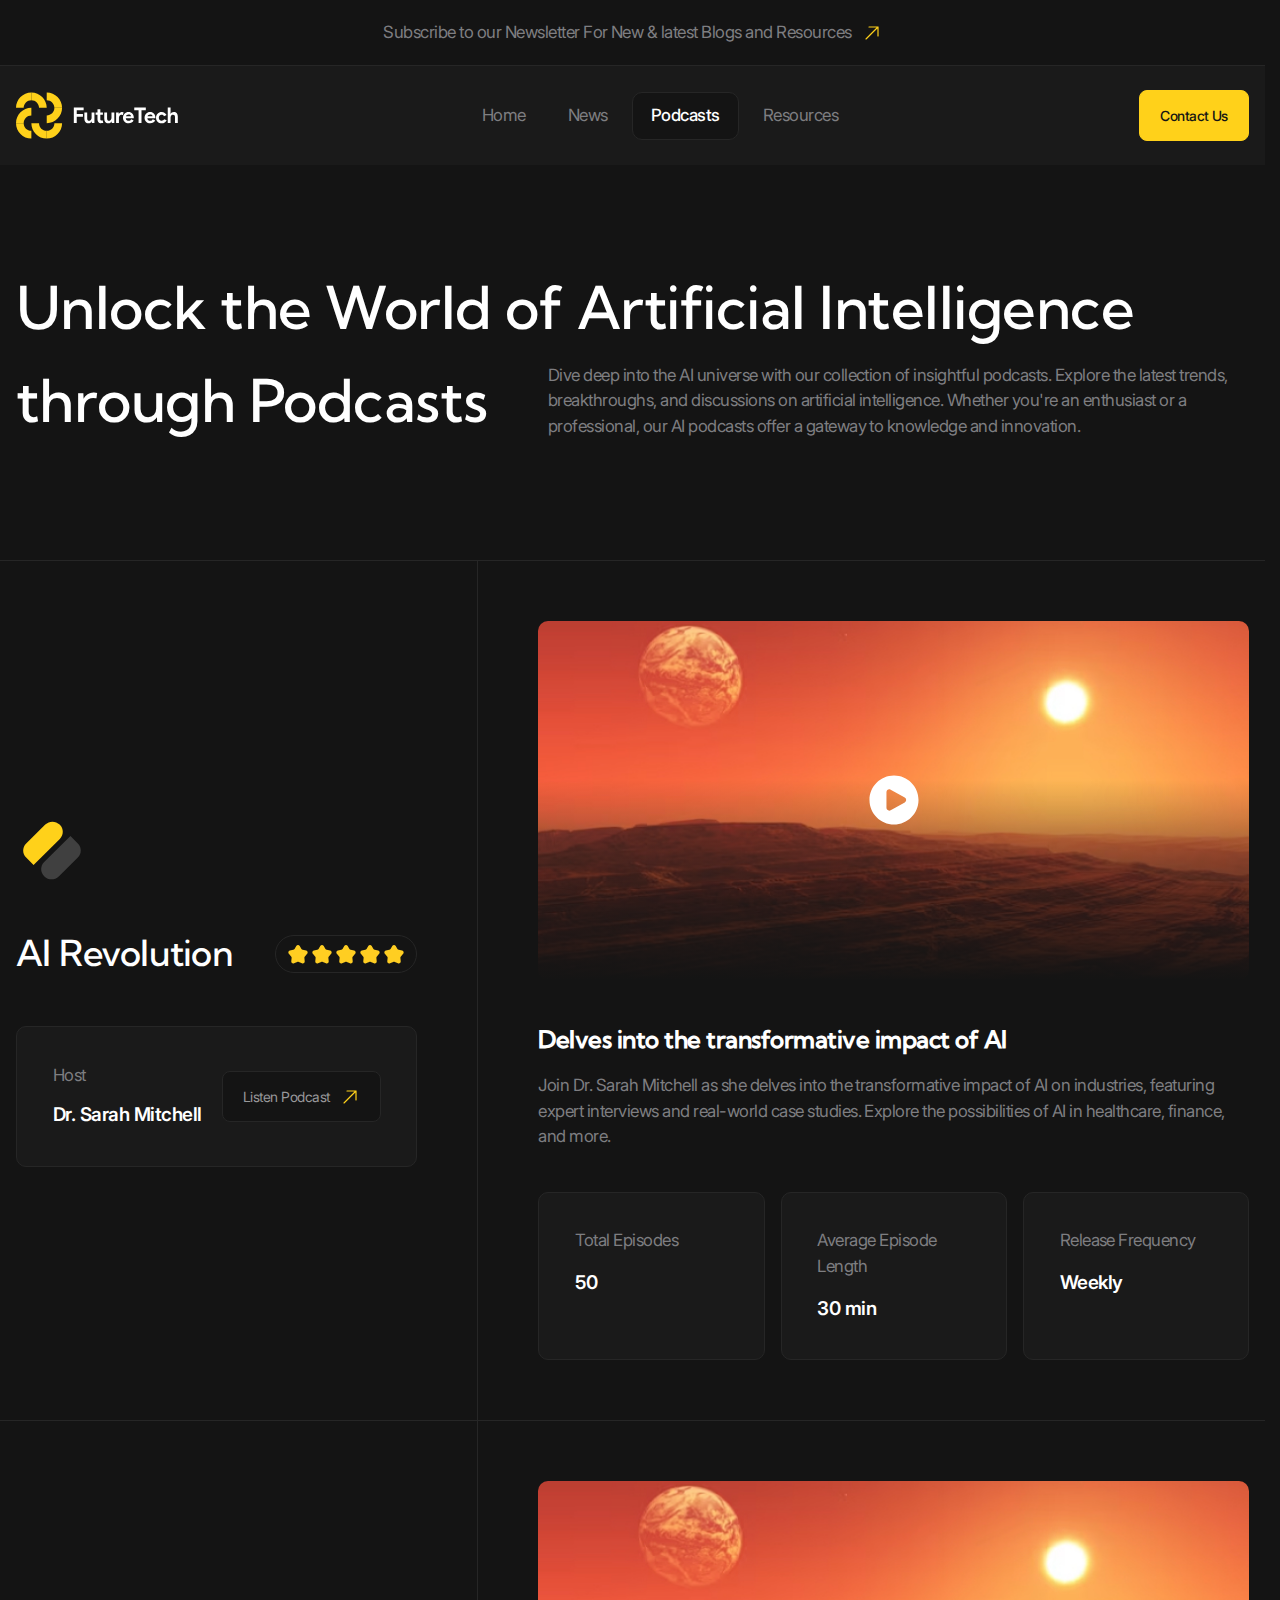
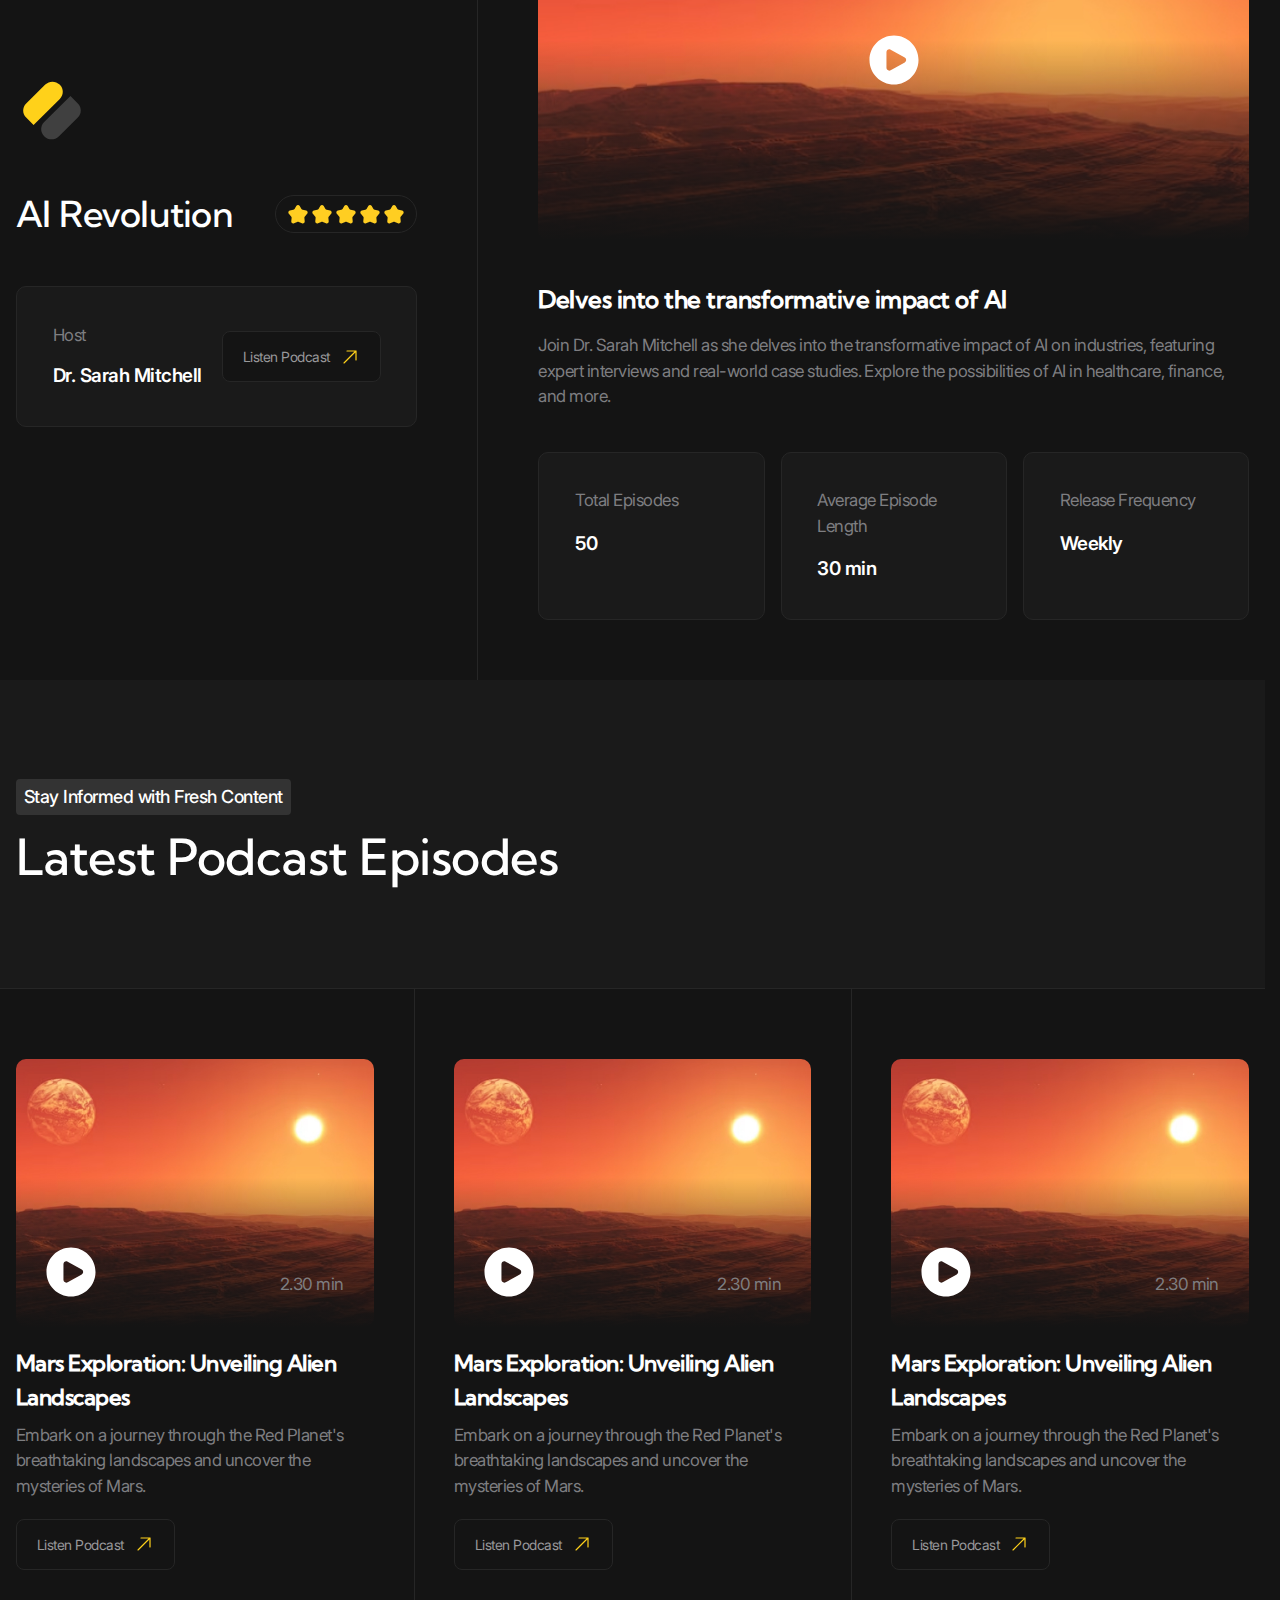
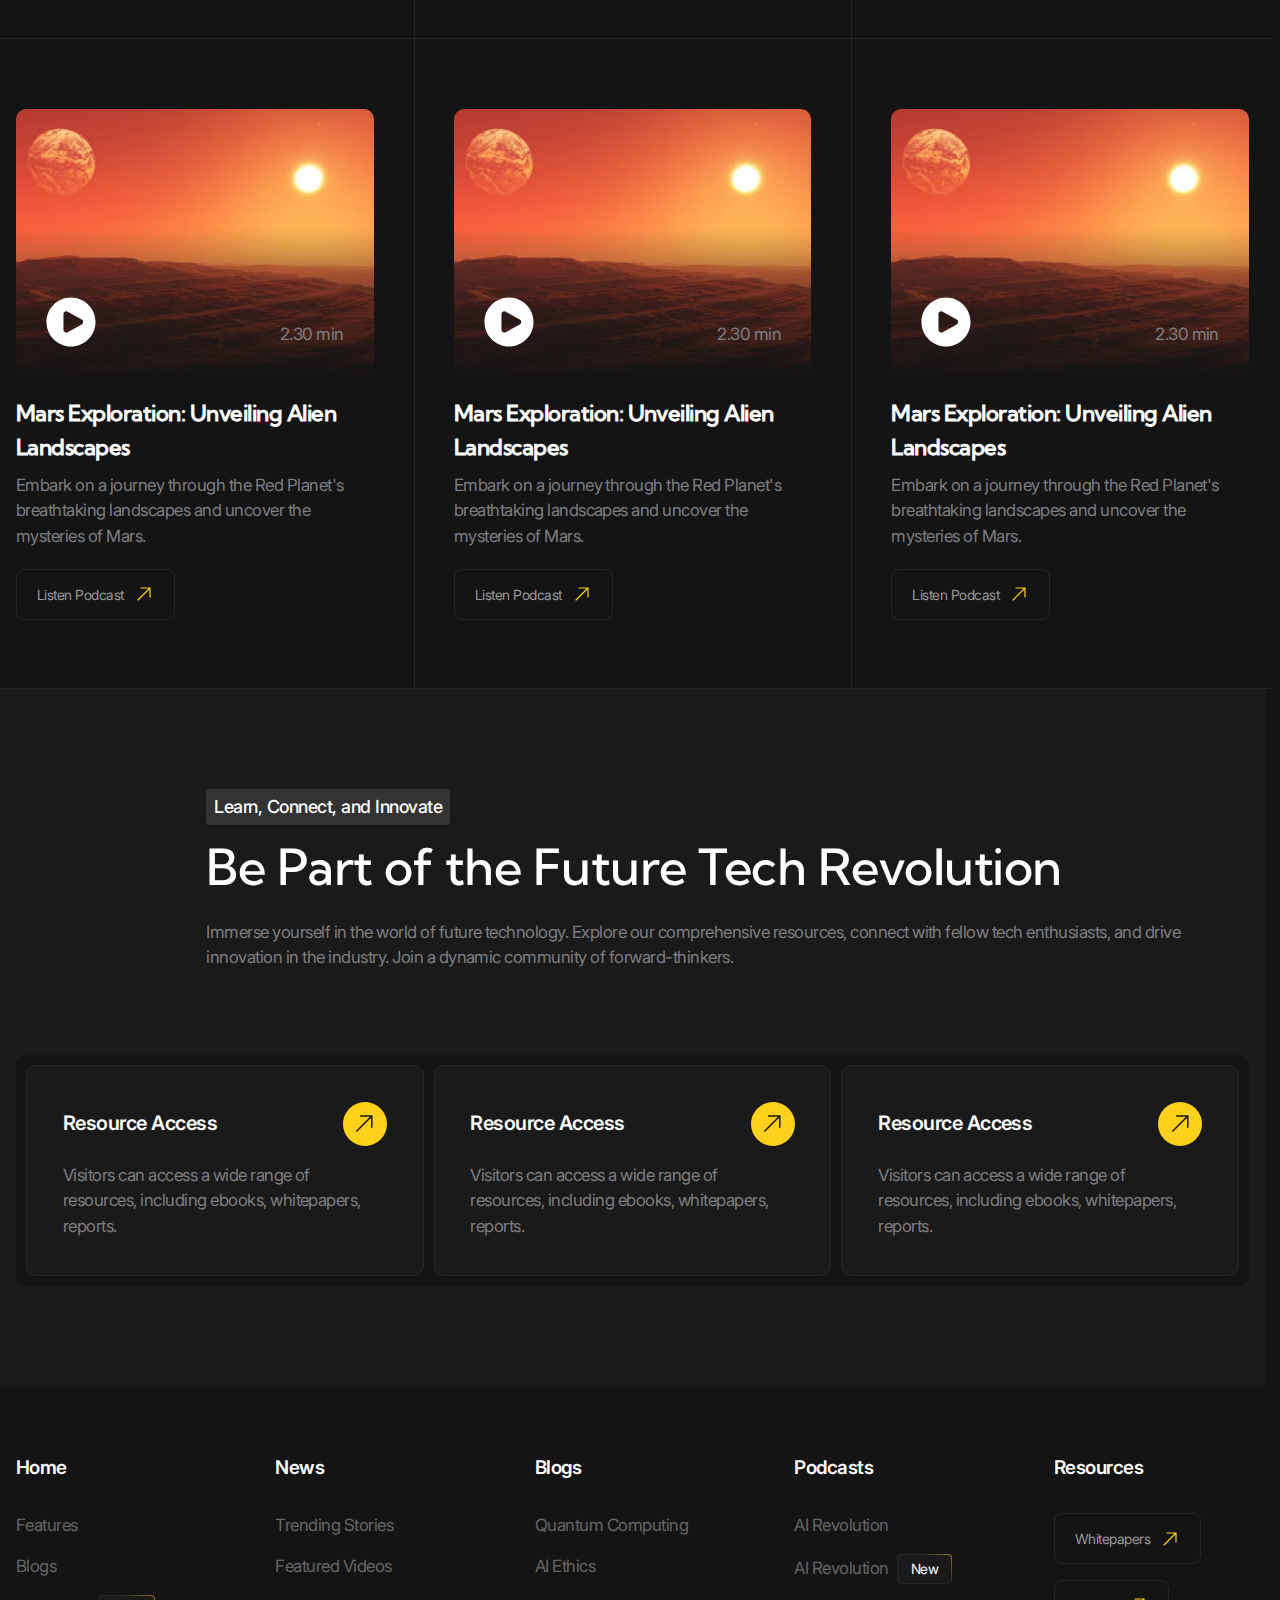
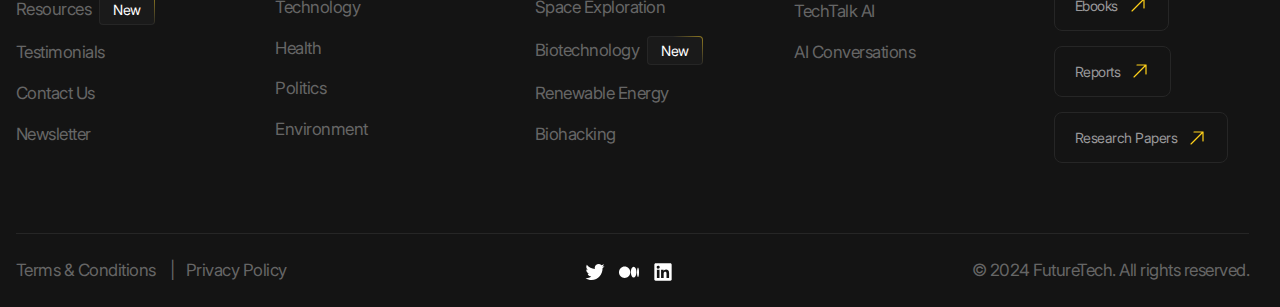
<file: podcasts.html>
<!doctype html>
<html lang="en">
<head>
  <meta charset="UTF-8">
  <meta name="viewport"
        content="width=device-width, user-scalable=no, initial-scale=1.0, maximum-scale=1.0, minimum-scale=1.0">
  <meta http-equiv="X-UA-Compatible" content="ie=edge">
  <title>Future Tech | Podcasts</title>
  <link rel="stylesheet" href="./styles/main.css" />
  <script src="./scripts/main.js" type="module"></script>
</head>
<body>
  <header class="header" data-js-header>
    <div class="header__promo">
      <div class="header__promo-inner container">
        <a class="header__promo-link" href="/">
          <span class="icon icon--yellow-arrow">Subscribe to our Newsletter For New & latest Blogs and Resources</span>
        </a>
      </div>
    </div>
    <div class="header__body">
      <div class="header__body-inner container">
        <a
          class="header__logo logo"
          href="/"
          aria-label="Home"
          title="Home"
        >
          <img
            class="logo__image"
            src="./images/logo.svg"
            alt=""
            width="179" height="50"
          />
        </a>
        <div class="header__overlay" data-js-header-overlay>
          <nav class="header__menu">
            <ul class="header__menu-list">
              <li class="header__menu-item">
                <a class="header__menu-link" href="./index.html">Home</a>
              </li>
              <li class="header__menu-item">
                <a class="header__menu-link" href="./news.html">News</a>
              </li>
              <li class="header__menu-item">
                <a class="header__menu-link is-active" href="./podcasts.html">Podcasts</a>
              </li>
              <li class="header__menu-item">
                <a class="header__menu-link" href="./resources.html">Resources</a>
              </li>
            </ul>
          </nav>
          <a class="header__contact-us-link button button--accent" href="./contacts.html">
            Contact Us
          </a>
        </div>
        <button
          class="header__burger-button burger-button visible-mobile"
          type="button"
          aria-label="Open menu"
          title="Open menu"
          data-js-header-burger-button
        >
          <span class="burger-button__line"></span>
          <span class="burger-button__line"></span>
          <span class="burger-button__line"></span>
        </button>
      </div>
    </div>
  </header>

  <main>
    <section class="hero-alt" aria-labelledby="podcasts-title">
      <header class="hero-alt__header">
        <div class="hero-alt__header-inner container">
          <h1 class="hero-alt__title" id="podcasts-title">
            Unlock the World of Artificial Intelligence <span class="hero-alt__title-hidden-part">through Podcasts</span>
          </h1>
          <p class="hero-alt__subtitle h1 hidden-mobile" aria-hidden="true">
            through Podcasts
          </p>
          <p class="hero-alt__description">Dive deep into the AI universe with our collection of insightful podcasts. Explore the latest trends, breakthroughs, and discussions on artificial intelligence. Whether you're an enthusiast or a professional, our AI podcasts offer a gateway to knowledge and innovation.</p>
        </div>
      </header>
      <div class="hero-alt__body">
        <ul class="list">
          <li class="list__item">
            <div class="card container">
              <div class="card__preview">
                <div class="card__preview-main">
                  <img
                    class="card__preview-icon"
                    src="./images/podcasts/icon-1.svg"
                    alt=""
                    width="80" height="80" loading="lazy"
                  />
                  <div class="card__preview-info">
                    <h2 class="card__preview-title h3">AI Revolution</h2>
                    <div
                      class="card__rating-view rating-view"
                      aria-label="Rating 5 star"
                      title="Rating 5 star"
                    >
                      <div class="rating-view__star is-active"></div>
                      <div class="rating-view__star is-active"></div>
                      <div class="rating-view__star is-active"></div>
                      <div class="rating-view__star is-active"></div>
                      <div class="rating-view__star is-active"></div>
                    </div>
                  </div>
                </div>
                <div class="card__preview-extra">
                  <div class="card__cell tile">
                    <h3 class="card__cell-subtitle">Host</h3>
                    <p class="card__cell-description h6">Dr. Sarah Mitchell</p>
                    <a class="card__cell-link button" href="/">
                      <span class="icon icon--yellow-arrow">Listen Podcast</span>
                    </a>
                  </div>
                </div>
              </div>
              <div class="card__body">
                <div class="card__grid card__grid--3-cols">
                  <div class="card__cell card__cell--wide">
                    <div class="video-player" data-js-video-player>
                      <video
                        class="video-player__video"
                        src="./videos/example.mp4"
                        width="917" height="412"
                        poster="./images/videos/poster-1.jpg"
                        data-js-video-player-video
                      ></video>
                      <div
                        class="video-player__panel video-player__panel--center is-active"
                        data-js-video-player-panel
                      >
                        <button
                          class="video-player__play-button"
                          type="button"
                          aria-label="Play video"
                          title="Play video"
                          data-js-video-player-play-button
                        >
                          <svg width="58" height="58" viewBox="0 0 58 58" fill="none" xmlns="http://www.w3.org/2000/svg">
                            <path fill-rule="evenodd" clip-rule="evenodd" d="M0.5625 29C0.5625 13.2944 13.2944 0.5625 29 0.5625C44.7056 0.5625 57.4375 13.2944 57.4375 29C57.4375 44.7056 44.7056 57.4375 29 57.4375C13.2944 57.4375 0.5625 44.7056 0.5625 29ZM41.4663 26.1318C43.7167 27.382 43.7167 30.6183 41.4663 31.8685L25.1248 40.9471C22.9377 42.1621 20.25 40.5807 20.25 38.0788V19.9215C20.25 17.4196 22.9377 15.8381 25.1248 17.0531L41.4663 26.1318Z" fill="white"/>
                          </svg>
                        </button>
                      </div>
                    </div>
                  </div>
                  <div class="card__cell card__cell--wide">
                    <h3 class="card__cell-title h4">Delves into the transformative impact of AI</h3>
                    <p class="card__cell-description">Join Dr. Sarah Mitchell as she delves into the transformative impact of AI on industries, featuring expert interviews and real-world case studies. Explore the possibilities of AI in healthcare, finance, and more.</p>
                  </div>
                  <div class="card__cell tile">
                    <p class="card__cell-title">Total Episodes</p>
                    <p class="card__cell-description h6">50</p>
                  </div>
                  <div class="card__cell tile">
                    <p class="card__cell-title">Average Episode Length</p>
                    <p class="card__cell-description h6">30 min</p>
                  </div>
                  <div class="card__cell tile">
                    <p class="card__cell-title">Release Frequency</p>
                    <p class="card__cell-description h6">Weekly</p>
                  </div>
                </div>
              </div>
            </div>
          </li>
          <li class="list__item">
            <div class="card container">
              <div class="card__preview">
                <div class="card__preview-main">
                  <img
                    class="card__preview-icon"
                    src="./images/podcasts/icon-1.svg"
                    alt=""
                    width="80" height="80" loading="lazy"
                  />
                  <div class="card__preview-info">
                    <h2 class="card__preview-title h3">AI Revolution</h2>
                    <div
                      class="card__rating-view rating-view"
                      aria-label="Rating 5 star"
                      title="Rating 5 star"
                    >
                      <div class="rating-view__star is-active"></div>
                      <div class="rating-view__star is-active"></div>
                      <div class="rating-view__star is-active"></div>
                      <div class="rating-view__star is-active"></div>
                      <div class="rating-view__star is-active"></div>
                    </div>
                  </div>
                </div>
                <div class="card__preview-extra">
                  <div class="card__cell tile">
                    <h3 class="card__cell-subtitle">Host</h3>
                    <p class="card__cell-description h6">Dr. Sarah Mitchell</p>
                    <a class="card__cell-link button" href="/">
                      <span class="icon icon--yellow-arrow">Listen Podcast</span>
                    </a>
                  </div>
                </div>
              </div>
              <div class="card__body">
                <div class="card__grid card__grid--3-cols">
                  <div class="card__cell card__cell--wide">
                    <div class="video-player" data-js-video-player>
                      <video
                        class="video-player__video"
                        src="./videos/example.mp4"
                        width="917" height="412"
                        poster="./images/videos/poster-1.jpg"
                        data-js-video-player-video
                      ></video>
                      <div
                        class="video-player__panel video-player__panel--center is-active"
                        data-js-video-player-panel
                      >
                        <button
                          class="video-player__play-button"
                          type="button"
                          aria-label="Play video"
                          title="Play video"
                          data-js-video-player-play-button
                        >
                          <svg width="58" height="58" viewBox="0 0 58 58" fill="none" xmlns="http://www.w3.org/2000/svg">
                            <path fill-rule="evenodd" clip-rule="evenodd" d="M0.5625 29C0.5625 13.2944 13.2944 0.5625 29 0.5625C44.7056 0.5625 57.4375 13.2944 57.4375 29C57.4375 44.7056 44.7056 57.4375 29 57.4375C13.2944 57.4375 0.5625 44.7056 0.5625 29ZM41.4663 26.1318C43.7167 27.382 43.7167 30.6183 41.4663 31.8685L25.1248 40.9471C22.9377 42.1621 20.25 40.5807 20.25 38.0788V19.9215C20.25 17.4196 22.9377 15.8381 25.1248 17.0531L41.4663 26.1318Z" fill="white"/>
                          </svg>
                        </button>
                      </div>
                    </div>
                  </div>
                  <div class="card__cell card__cell--wide">
                    <h3 class="card__cell-title h4">Delves into the transformative impact of AI</h3>
                    <p class="card__cell-description">Join Dr. Sarah Mitchell as she delves into the transformative impact of AI on industries, featuring expert interviews and real-world case studies. Explore the possibilities of AI in healthcare, finance, and more.</p>
                  </div>
                  <div class="card__cell tile">
                    <p class="card__cell-title">Total Episodes</p>
                    <p class="card__cell-description h6">50</p>
                  </div>
                  <div class="card__cell tile">
                    <p class="card__cell-title">Average Episode Length</p>
                    <p class="card__cell-description h6">30 min</p>
                  </div>
                  <div class="card__cell tile">
                    <p class="card__cell-title">Release Frequency</p>
                    <p class="card__cell-description h6">Weekly</p>
                  </div>
                </div>
              </div>
            </div>
          </li>
        </ul>
      </div>
    </section>

    <section class="section" aria-labelledby="podcasts-videos-title">
      <header class="section__header">
        <div class="section__header-inner container">
          <div class="section__header-info">
            <p class="section__subtitle tag">Stay Informed with Fresh Content</p>
            <h2 class="section__title" id="podcasts-videos-title">Latest Podcast Episodes</h2>
          </div>
        </div>
      </header>
      <div class="section__body">
        <ul class="bordered-grid bordered-grid--3-cols container">
          <li class="bordered-grid__item">
            <div class="video-card">
              <div class="video-card__player video-player" data-js-video-player>
                <video
                  class="video-player__video video-player__video--small"
                  src="./videos/example.mp4"
                  width="470" height="390"
                  poster="./images/videos/poster-1.jpg"
                  data-js-video-player-video
                ></video>
                <div class="video-player__panel is-active" data-js-video-player-panel>
                  <button
                    class="video-player__play-button"
                    type="button"
                    aria-label="Play video"
                    title="Play video"
                    data-js-video-player-play-button
                  >
                    <svg width="58" height="58" viewBox="0 0 58 58" fill="none" xmlns="http://www.w3.org/2000/svg">
                      <path fill-rule="evenodd" clip-rule="evenodd" d="M0.5625 29C0.5625 13.2944 13.2944 0.5625 29 0.5625C44.7056 0.5625 57.4375 13.2944 57.4375 29C57.4375 44.7056 44.7056 57.4375 29 57.4375C13.2944 57.4375 0.5625 44.7056 0.5625 29ZM41.4663 26.1318C43.7167 27.382 43.7167 30.6183 41.4663 31.8685L25.1248 40.9471C22.9377 42.1621 20.25 40.5807 20.25 38.0788V19.9215C20.25 17.4196 22.9377 15.8381 25.1248 17.0531L41.4663 26.1318Z" fill="white"/>
                    </svg>
                  </button>
                  <div class="video-player__duration">2.30 min</div>
                </div>
              </div>
              <div class="video-card__body">
                <h3 class="video-card__title h5">Mars Exploration: Unveiling Alien Landscapes</h3>
                <div class="video-card__description">
                  <p>Embark on a journey through the Red Planet's breathtaking landscapes and uncover the mysteries of Mars.</p>
                </div>
              </div>
              <a class="video-card__link button" href="/">
                <span class="icon icon--yellow-arrow">Listen Podcast</span>
              </a>
            </div>
          </li>
          <li class="bordered-grid__item">
            <div class="video-card">
              <div class="video-card__player video-player" data-js-video-player>
                <video
                  class="video-player__video video-player__video--small"
                  src="./videos/example.mp4"
                  width="470" height="390"
                  poster="./images/videos/poster-1.jpg"
                  data-js-video-player-video
                ></video>
                <div class="video-player__panel is-active" data-js-video-player-panel>
                  <button
                    class="video-player__play-button"
                    type="button"
                    aria-label="Play video"
                    title="Play video"
                    data-js-video-player-play-button
                  >
                    <svg width="58" height="58" viewBox="0 0 58 58" fill="none" xmlns="http://www.w3.org/2000/svg">
                      <path fill-rule="evenodd" clip-rule="evenodd" d="M0.5625 29C0.5625 13.2944 13.2944 0.5625 29 0.5625C44.7056 0.5625 57.4375 13.2944 57.4375 29C57.4375 44.7056 44.7056 57.4375 29 57.4375C13.2944 57.4375 0.5625 44.7056 0.5625 29ZM41.4663 26.1318C43.7167 27.382 43.7167 30.6183 41.4663 31.8685L25.1248 40.9471C22.9377 42.1621 20.25 40.5807 20.25 38.0788V19.9215C20.25 17.4196 22.9377 15.8381 25.1248 17.0531L41.4663 26.1318Z" fill="white"/>
                    </svg>
                  </button>
                  <div class="video-player__duration">2.30 min</div>
                </div>
              </div>
              <div class="video-card__body">
                <h3 class="video-card__title h5">Mars Exploration: Unveiling Alien Landscapes</h3>
                <div class="video-card__description">
                  <p>Embark on a journey through the Red Planet's breathtaking landscapes and uncover the mysteries of Mars.</p>
                </div>
              </div>
              <a class="video-card__link button" href="/">
                <span class="icon icon--yellow-arrow">Listen Podcast</span>
              </a>
            </div>
          </li>
          <li class="bordered-grid__item">
            <div class="video-card">
              <div class="video-card__player video-player" data-js-video-player>
                <video
                  class="video-player__video video-player__video--small"
                  src="./videos/example.mp4"
                  width="470" height="390"
                  poster="./images/videos/poster-1.jpg"
                  data-js-video-player-video
                ></video>
                <div class="video-player__panel is-active" data-js-video-player-panel>
                  <button
                    class="video-player__play-button"
                    type="button"
                    aria-label="Play video"
                    title="Play video"
                    data-js-video-player-play-button
                  >
                    <svg width="58" height="58" viewBox="0 0 58 58" fill="none" xmlns="http://www.w3.org/2000/svg">
                      <path fill-rule="evenodd" clip-rule="evenodd" d="M0.5625 29C0.5625 13.2944 13.2944 0.5625 29 0.5625C44.7056 0.5625 57.4375 13.2944 57.4375 29C57.4375 44.7056 44.7056 57.4375 29 57.4375C13.2944 57.4375 0.5625 44.7056 0.5625 29ZM41.4663 26.1318C43.7167 27.382 43.7167 30.6183 41.4663 31.8685L25.1248 40.9471C22.9377 42.1621 20.25 40.5807 20.25 38.0788V19.9215C20.25 17.4196 22.9377 15.8381 25.1248 17.0531L41.4663 26.1318Z" fill="white"/>
                    </svg>
                  </button>
                  <div class="video-player__duration">2.30 min</div>
                </div>
              </div>
              <div class="video-card__body">
                <h3 class="video-card__title h5">Mars Exploration: Unveiling Alien Landscapes</h3>
                <div class="video-card__description">
                  <p>Embark on a journey through the Red Planet's breathtaking landscapes and uncover the mysteries of Mars.</p>
                </div>
              </div>
              <a class="video-card__link button" href="/">
                <span class="icon icon--yellow-arrow">Listen Podcast</span>
              </a>
            </div>
          </li>
          <li class="bordered-grid__item">
            <div class="video-card">
              <div class="video-card__player video-player" data-js-video-player>
                <video
                  class="video-player__video video-player__video--small"
                  src="./videos/example.mp4"
                  width="470" height="390"
                  poster="./images/videos/poster-1.jpg"
                  data-js-video-player-video
                ></video>
                <div class="video-player__panel is-active" data-js-video-player-panel>
                  <button
                    class="video-player__play-button"
                    type="button"
                    aria-label="Play video"
                    title="Play video"
                    data-js-video-player-play-button
                  >
                    <svg width="58" height="58" viewBox="0 0 58 58" fill="none" xmlns="http://www.w3.org/2000/svg">
                      <path fill-rule="evenodd" clip-rule="evenodd" d="M0.5625 29C0.5625 13.2944 13.2944 0.5625 29 0.5625C44.7056 0.5625 57.4375 13.2944 57.4375 29C57.4375 44.7056 44.7056 57.4375 29 57.4375C13.2944 57.4375 0.5625 44.7056 0.5625 29ZM41.4663 26.1318C43.7167 27.382 43.7167 30.6183 41.4663 31.8685L25.1248 40.9471C22.9377 42.1621 20.25 40.5807 20.25 38.0788V19.9215C20.25 17.4196 22.9377 15.8381 25.1248 17.0531L41.4663 26.1318Z" fill="white"/>
                    </svg>
                  </button>
                  <div class="video-player__duration">2.30 min</div>
                </div>
              </div>
              <div class="video-card__body">
                <h3 class="video-card__title h5">Mars Exploration: Unveiling Alien Landscapes</h3>
                <div class="video-card__description">
                  <p>Embark on a journey through the Red Planet's breathtaking landscapes and uncover the mysteries of Mars.</p>
                </div>
              </div>
              <a class="video-card__link button" href="/">
                <span class="icon icon--yellow-arrow">Listen Podcast</span>
              </a>
            </div>
          </li>
          <li class="bordered-grid__item">
            <div class="video-card">
              <div class="video-card__player video-player" data-js-video-player>
                <video
                  class="video-player__video video-player__video--small"
                  src="./videos/example.mp4"
                  width="470" height="390"
                  poster="./images/videos/poster-1.jpg"
                  data-js-video-player-video
                ></video>
                <div class="video-player__panel is-active" data-js-video-player-panel>
                  <button
                    class="video-player__play-button"
                    type="button"
                    aria-label="Play video"
                    title="Play video"
                    data-js-video-player-play-button
                  >
                    <svg width="58" height="58" viewBox="0 0 58 58" fill="none" xmlns="http://www.w3.org/2000/svg">
                      <path fill-rule="evenodd" clip-rule="evenodd" d="M0.5625 29C0.5625 13.2944 13.2944 0.5625 29 0.5625C44.7056 0.5625 57.4375 13.2944 57.4375 29C57.4375 44.7056 44.7056 57.4375 29 57.4375C13.2944 57.4375 0.5625 44.7056 0.5625 29ZM41.4663 26.1318C43.7167 27.382 43.7167 30.6183 41.4663 31.8685L25.1248 40.9471C22.9377 42.1621 20.25 40.5807 20.25 38.0788V19.9215C20.25 17.4196 22.9377 15.8381 25.1248 17.0531L41.4663 26.1318Z" fill="white"/>
                    </svg>
                  </button>
                  <div class="video-player__duration">2.30 min</div>
                </div>
              </div>
              <div class="video-card__body">
                <h3 class="video-card__title h5">Mars Exploration: Unveiling Alien Landscapes</h3>
                <div class="video-card__description">
                  <p>Embark on a journey through the Red Planet's breathtaking landscapes and uncover the mysteries of Mars.</p>
                </div>
              </div>
              <a class="video-card__link button" href="/">
                <span class="icon icon--yellow-arrow">Listen Podcast</span>
              </a>
            </div>
          </li>
          <li class="bordered-grid__item">
            <div class="video-card">
              <div class="video-card__player video-player" data-js-video-player>
                <video
                  class="video-player__video video-player__video--small"
                  src="./videos/example.mp4"
                  width="470" height="390"
                  poster="./images/videos/poster-1.jpg"
                  data-js-video-player-video
                ></video>
                <div class="video-player__panel is-active" data-js-video-player-panel>
                  <button
                    class="video-player__play-button"
                    type="button"
                    aria-label="Play video"
                    title="Play video"
                    data-js-video-player-play-button
                  >
                    <svg width="58" height="58" viewBox="0 0 58 58" fill="none" xmlns="http://www.w3.org/2000/svg">
                      <path fill-rule="evenodd" clip-rule="evenodd" d="M0.5625 29C0.5625 13.2944 13.2944 0.5625 29 0.5625C44.7056 0.5625 57.4375 13.2944 57.4375 29C57.4375 44.7056 44.7056 57.4375 29 57.4375C13.2944 57.4375 0.5625 44.7056 0.5625 29ZM41.4663 26.1318C43.7167 27.382 43.7167 30.6183 41.4663 31.8685L25.1248 40.9471C22.9377 42.1621 20.25 40.5807 20.25 38.0788V19.9215C20.25 17.4196 22.9377 15.8381 25.1248 17.0531L41.4663 26.1318Z" fill="white"/>
                    </svg>
                  </button>
                  <div class="video-player__duration">2.30 min</div>
                </div>
              </div>
              <div class="video-card__body">
                <h3 class="video-card__title h5">Mars Exploration: Unveiling Alien Landscapes</h3>
                <div class="video-card__description">
                  <p>Embark on a journey through the Red Planet's breathtaking landscapes and uncover the mysteries of Mars.</p>
                </div>
              </div>
              <a class="video-card__link button" href="/">
                <span class="icon icon--yellow-arrow">Listen Podcast</span>
              </a>
            </div>
          </li>
        </ul>
      </div>
    </section>

    <section class="about" aria-labelledby="about-title">
      <div class="about__inner container">
        <header class="about__header">
          <img
            class="about__icon"
            src="./images/about/icon.svg"
            alt=""
            width="150" height="150" loading="lazy"
          />
          <div class="about__info">
            <p class="about__subtitle tag">Learn, Connect, and Innovate</p>
            <h2 class="about__title" id="about-title">Be Part of the Future Tech Revolution</h2>
          </div>
          <div class="about__description">
            <p>Immerse yourself in the world of future technology. Explore our comprehensive resources, connect with fellow tech enthusiasts, and drive innovation in the industry. Join a dynamic community of forward-thinkers.</p>
          </div>
        </header>
        <ul class="about__list">
          <li class="about__item">
            <a class="about-card tile" href="/">
              <h3 class="about-card__title circle-icon">Resource Access</h3>
              <div class="about-card__description">
                <p>Visitors can access a wide range of resources, including ebooks, whitepapers, reports.</p>
              </div>
            </a>
          </li>
          <li class="about__item">
            <a class="about-card tile" href="/">
              <h3 class="about-card__title circle-icon">Resource Access</h3>
              <div class="about-card__description">
                <p>Visitors can access a wide range of resources, including ebooks, whitepapers, reports.</p>
              </div>
            </a>
          </li>
          <li class="about__item">
            <a class="about-card tile" href="/">
              <h3 class="about-card__title circle-icon">Resource Access</h3>
              <div class="about-card__description">
                <p>Visitors can access a wide range of resources, including ebooks, whitepapers, reports.</p>
              </div>
            </a>
          </li>
        </ul>
      </div>
    </section>
  </main>

  <footer class="footer">
    <div class="footer__inner container">
      <div class="footer__body">
        <nav class="footer__menu">
          <div class="footer__menu-column">
            <a class="footer__menu-main-link h6" href="/">Home</a>
            <ul class="footer__menu-list">
              <li class="footer__menu-item">
                <a class="footer__menu-link" href="/">Features</a>
              </li>
              <li class="footer__menu-item">
                <a class="footer__menu-link" href="/">Blogs</a>
              </li>
              <li class="footer__menu-item">
                <a class="footer__menu-link" href="/">Resources</a>
                <span class="badge">New</span>
              </li>
              <li class="footer__menu-item">
                <a class="footer__menu-link" href="/">Testimonials</a>
              </li>
              <li class="footer__menu-item">
                <a class="footer__menu-link" href="/">Contact Us</a>
              </li>
              <li class="footer__menu-item">
                <a class="footer__menu-link" href="/">Newsletter</a>
              </li>
            </ul>
          </div>
          <div class="footer__menu-column">
            <a class="footer__menu-main-link h6" href="/">News</a>
            <ul class="footer__menu-list">
              <li class="footer__menu-item">
                <a class="footer__menu-link" href="/">Trending Stories</a>
              </li>
              <li class="footer__menu-item">
                <a class="footer__menu-link" href="/">Featured Videos</a>
              </li>
              <li class="footer__menu-item">
                <a class="footer__menu-link" href="/">Technology</a>
              </li>
              <li class="footer__menu-item">
                <a class="footer__menu-link" href="/">Health</a>
              </li>
              <li class="footer__menu-item">
                <a class="footer__menu-link" href="/">Politics</a>
              </li>
              <li class="footer__menu-item">
                <a class="footer__menu-link" href="/">Environment</a>
              </li>
            </ul>
          </div>
          <div class="footer__menu-column">
            <a class="footer__menu-main-link h6" href="/">Blogs</a>
            <ul class="footer__menu-list">
              <li class="footer__menu-item">
                <a class="footer__menu-link" href="/">Quantum Computing</a>
              </li>
              <li class="footer__menu-item">
                <a class="footer__menu-link" href="/">AI Ethics</a>
              </li>
              <li class="footer__menu-item">
                <a class="footer__menu-link" href="/">Space Exploration</a>
              </li>
              <li class="footer__menu-item">
                <a class="footer__menu-link" href="/">Biotechnology</a>
                <span class="badge">New</span>
              </li>
              <li class="footer__menu-item">
                <a class="footer__menu-link" href="/">Renewable Energy</a>
              </li>
              <li class="footer__menu-item">
                <a class="footer__menu-link" href="/">Biohacking</a>
              </li>
            </ul>
          </div>
          <div class="footer__menu-column">
            <a class="footer__menu-main-link h6" href="/">Podcasts</a>
            <ul class="footer__menu-list">
              <li class="footer__menu-item">
                <a class="footer__menu-link" href="/">AI Revolution</a>
              </li>
              <li class="footer__menu-item">
                <a class="footer__menu-link" href="/">AI Revolution</a>
                <span class="badge">New</span>
              </li>
              <li class="footer__menu-item">
                <a class="footer__menu-link" href="/">TechTalk AI</a>
              </li>
              <li class="footer__menu-item">
                <a class="footer__menu-link" href="/">AI Conversations</a>
              </li>
            </ul>
          </div>
          <div class="footer__menu-column">
            <a class="footer__menu-main-link h6" href="/">Resources</a>
            <ul class="footer__menu-list">
              <li class="footer__menu-item">
                <a class="footer__menu-link button" href="/">
                  <span class="icon icon--yellow-arrow">Whitepapers</span>
                </a>
              </li>
              <li class="footer__menu-item">
                <a class="footer__menu-link button" href="/">
                  <span class="icon icon--yellow-arrow">Ebooks</span>
                </a>
              </li>
              <li class="footer__menu-item">
                <a class="footer__menu-link button" href="/">
                  <span class="icon icon--yellow-arrow">Reports</span>
                </a>
              </li>
              <li class="footer__menu-item">
                <a class="footer__menu-link button" href="/">
                  <span class="icon icon--yellow-arrow">Research Papers</span>
                </a>
              </li>
            </ul>
          </div>
        </nav>
      </div>
      <div class="footer__extra">
        <div class="footer__extra-menu">
          <ul class="footer__extra-menu-list">
            <li class="footer__extra-menu-item">
              <a class="footer__extra-menu-link" href="/">Terms & Conditions</a>
            </li>
            <li class="footer__extra-menu-item">
              <a class="footer__extra-menu-link" href="/">Privacy Policy</a>
            </li>
          </ul>
        </div>
        <div class="footer__soc1als soc1als">
          <ul class="soc1als__list">
            <li class="soc1als__item">
              <a
                class="soc1als__link"
                href="/"
                target="_blank"
                aria-label="Twitter"
                title="Twitter"
              >
                <svg width="24" height="24" viewBox="0 0 24 24" fill="none" xmlns="http://www.w3.org/2000/svg">
                  <path d="M21.0571 7.18114C21.0664 7.39235 21.0664 7.59395 21.0664 7.80515C21.0756 14.2084 16.3712 21.6004 7.76793 21.6004C5.23048 21.6004 2.73933 20.842 0.600098 19.4212C0.970528 19.4692 1.34096 19.4884 1.71139 19.4884C3.81358 19.4884 5.86021 18.7588 7.51789 17.4052C5.51756 17.3668 3.75802 16.0132 3.14681 14.0356C3.85063 14.1796 4.57296 14.1508 5.25826 13.9492C3.08198 13.5076 1.51691 11.5204 1.50765 9.20675C1.50765 9.18755 1.50765 9.16835 1.50765 9.14915C2.15591 9.52355 2.88751 9.73475 3.62837 9.75395C1.58174 8.33315 0.942746 5.50114 2.18369 3.28353C4.5637 6.31714 8.06427 8.15075 11.8241 8.35235C11.4445 6.67234 11.9631 4.90594 13.1762 3.71553C15.0561 1.88193 18.0196 1.97793 19.7977 3.92673C20.8441 3.71553 21.8535 3.31233 22.7704 2.74593C22.4185 3.86913 21.6869 4.81954 20.7145 5.42434C21.6406 5.30914 22.5481 5.04994 23.4001 4.66594C22.7704 5.64514 21.9739 6.48994 21.0571 7.18114Z" fill="white"/>
                </svg>
              </a>
            </li>
            <li class="soc1als__item">
              <a
                class="soc1als__link"
                href="/"
                target="_blank"
                aria-label="Medium"
                title="Medium"
              >
                <svg width="24" height="24" viewBox="0 0 24 24" fill="none" xmlns="http://www.w3.org/2000/svg">
                  <path d="M13.5374 12.2281C13.5374 15.9988 10.5069 19.0556 6.76883 19.0556C3.03073 19.0556 0 15.9981 0 12.2281C0 8.45806 3.0305 5.40039 6.76883 5.40039C10.5072 5.40039 13.5374 8.45737 13.5374 12.2281Z" fill="white"/>
                  <path d="M20.9627 12.2285C20.9627 15.7778 19.4474 18.6563 17.5783 18.6563C15.7091 18.6563 14.1938 15.7778 14.1938 12.2285C14.1938 8.67922 15.7089 5.80078 17.578 5.80078C19.4472 5.80078 20.9625 8.67829 20.9625 12.2285" fill="white"/>
                  <path d="M24 12.228C24 15.4073 23.4672 17.9862 22.8097 17.9862C22.1522 17.9862 21.6196 15.408 21.6196 12.228C21.6196 9.04797 22.1525 6.46973 22.8097 6.46973C23.467 6.46973 24 9.04774 24 12.228Z" fill="white"/>
                </svg>
              </a>
            </li>
            <li class="soc1als__item">
              <a
                class="soc1als__link"
                href="/"
                target="_blank"
                aria-label="LinkedIn"
                title="LinkedIn"
              >
                <svg width="24" height="24" viewBox="0 0 24 24" fill="none" xmlns="http://www.w3.org/2000/svg">
                  <path d="M20.8647 1.59961H3.13554C2.72832 1.59961 2.33777 1.76138 2.04982 2.04933C1.76187 2.33728 1.6001 2.72783 1.6001 3.13505V20.8642C1.6001 21.2714 1.76187 21.6619 2.04982 21.9499C2.33777 22.2378 2.72832 22.3996 3.13554 22.3996H20.8647C21.2719 22.3996 21.6624 22.2378 21.9504 21.9499C22.2383 21.6619 22.4001 21.2714 22.4001 20.8642V3.13505C22.4001 2.72783 22.2383 2.33728 21.9504 2.04933C21.6624 1.76138 21.2719 1.59961 20.8647 1.59961ZM7.79965 19.3186H4.67243V9.38516H7.79965V19.3186ZM6.23388 8.00861C5.87915 8.00661 5.53296 7.89958 5.239 7.70102C4.94504 7.50246 4.71649 7.22127 4.58219 6.89294C4.44789 6.56461 4.41386 6.20386 4.48439 5.8562C4.55492 5.50855 4.72686 5.18958 4.9785 4.93955C5.23014 4.68952 5.5502 4.51964 5.8983 4.45134C6.2464 4.38304 6.60693 4.41939 6.93439 4.5558C7.26185 4.6922 7.54156 4.92255 7.73823 5.21778C7.9349 5.51301 8.03971 5.85988 8.03943 6.21461C8.04278 6.45211 7.99827 6.68784 7.90857 6.90777C7.81887 7.1277 7.68582 7.32732 7.51733 7.49473C7.34884 7.66215 7.14837 7.79392 6.92787 7.88221C6.70736 7.97049 6.47134 8.01348 6.23388 8.00861ZM19.3263 19.3273H16.2005V13.9005C16.2005 12.3001 15.5202 11.8061 14.642 11.8061C13.7147 11.8061 12.8047 12.5052 12.8047 13.9409V19.3273H9.67743V9.39239H12.6848V10.7689H12.7252C13.0271 10.1579 14.0844 9.11361 15.6979 9.11361C17.4428 9.11361 19.3278 10.1493 19.3278 13.1826L19.3263 19.3273Z" fill="white"/>
                </svg>
              </a>
            </li>
          </ul>
        </div>
        <p class="footer__copyright">© <time datetime="2024">2024</time> FutureTech. All rights reserved.</p>
      </div>
    </div>
  </footer>
</body>
</html>
</file>
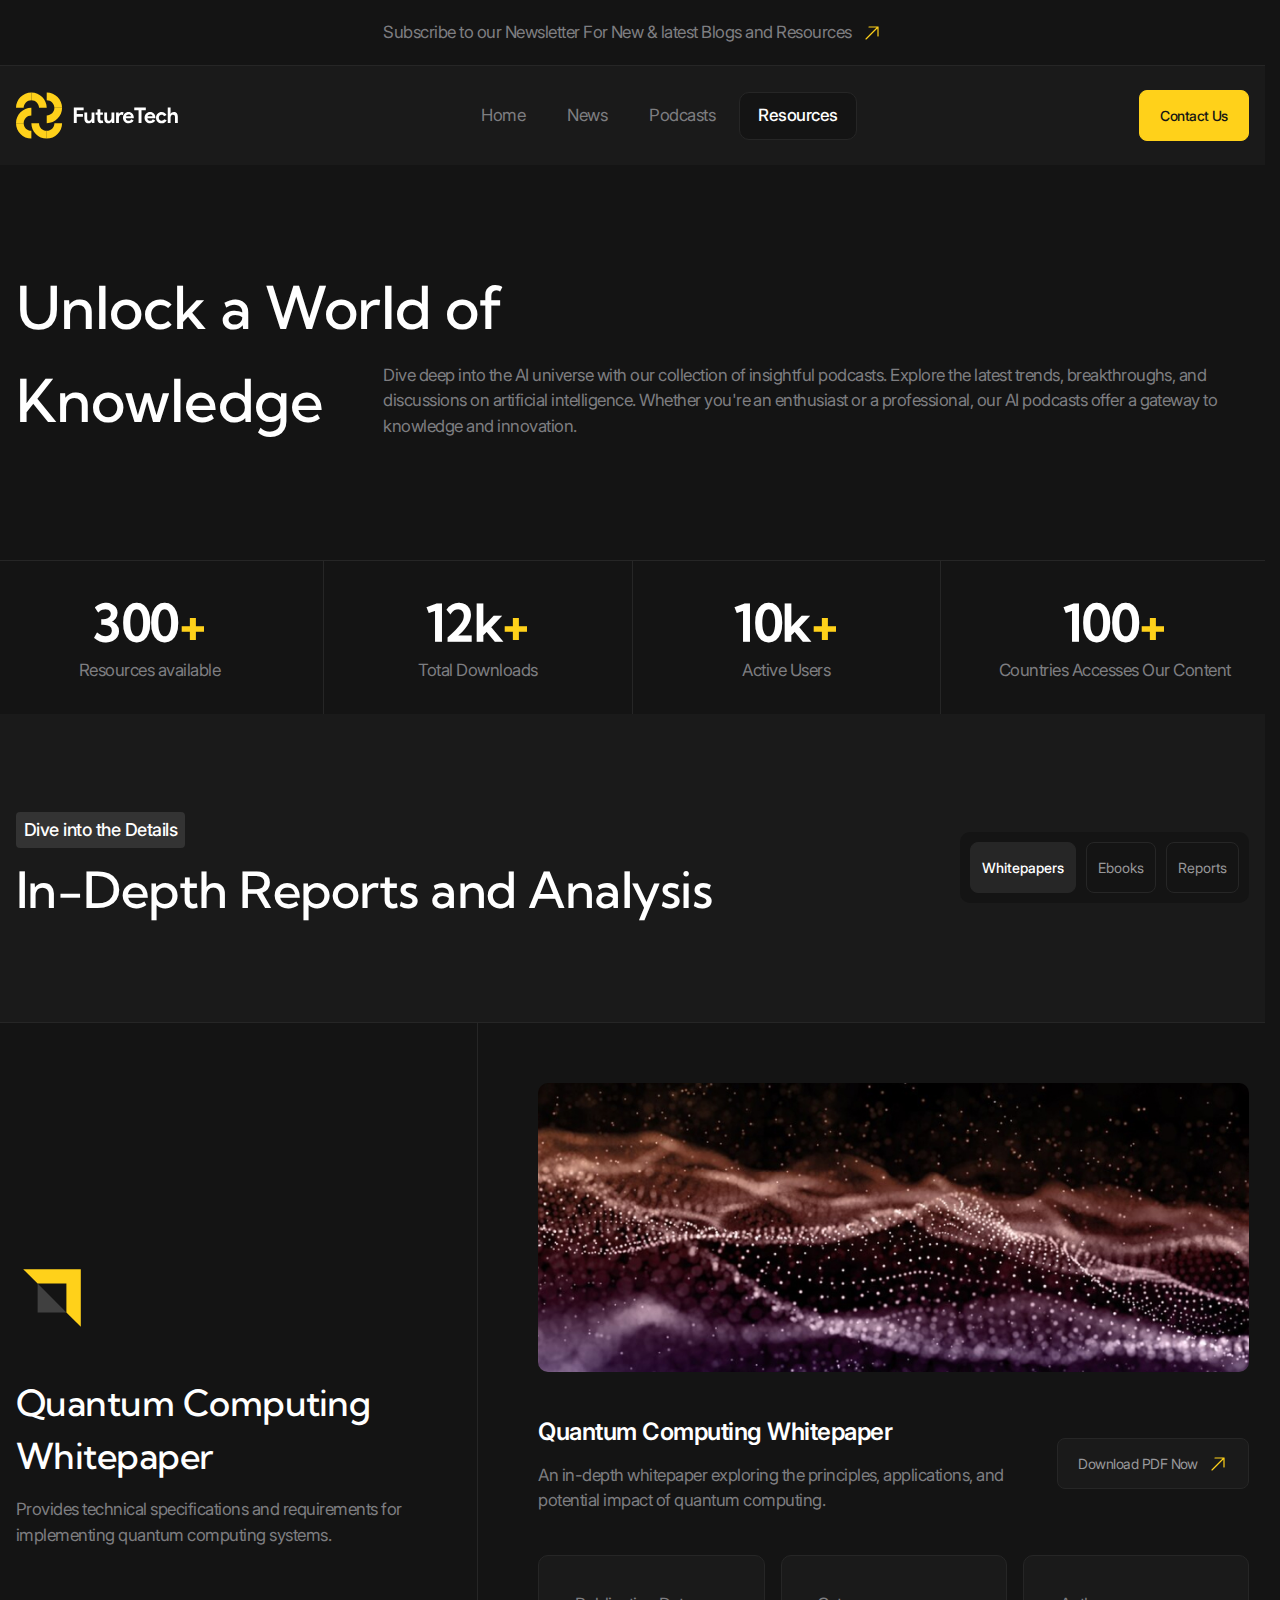
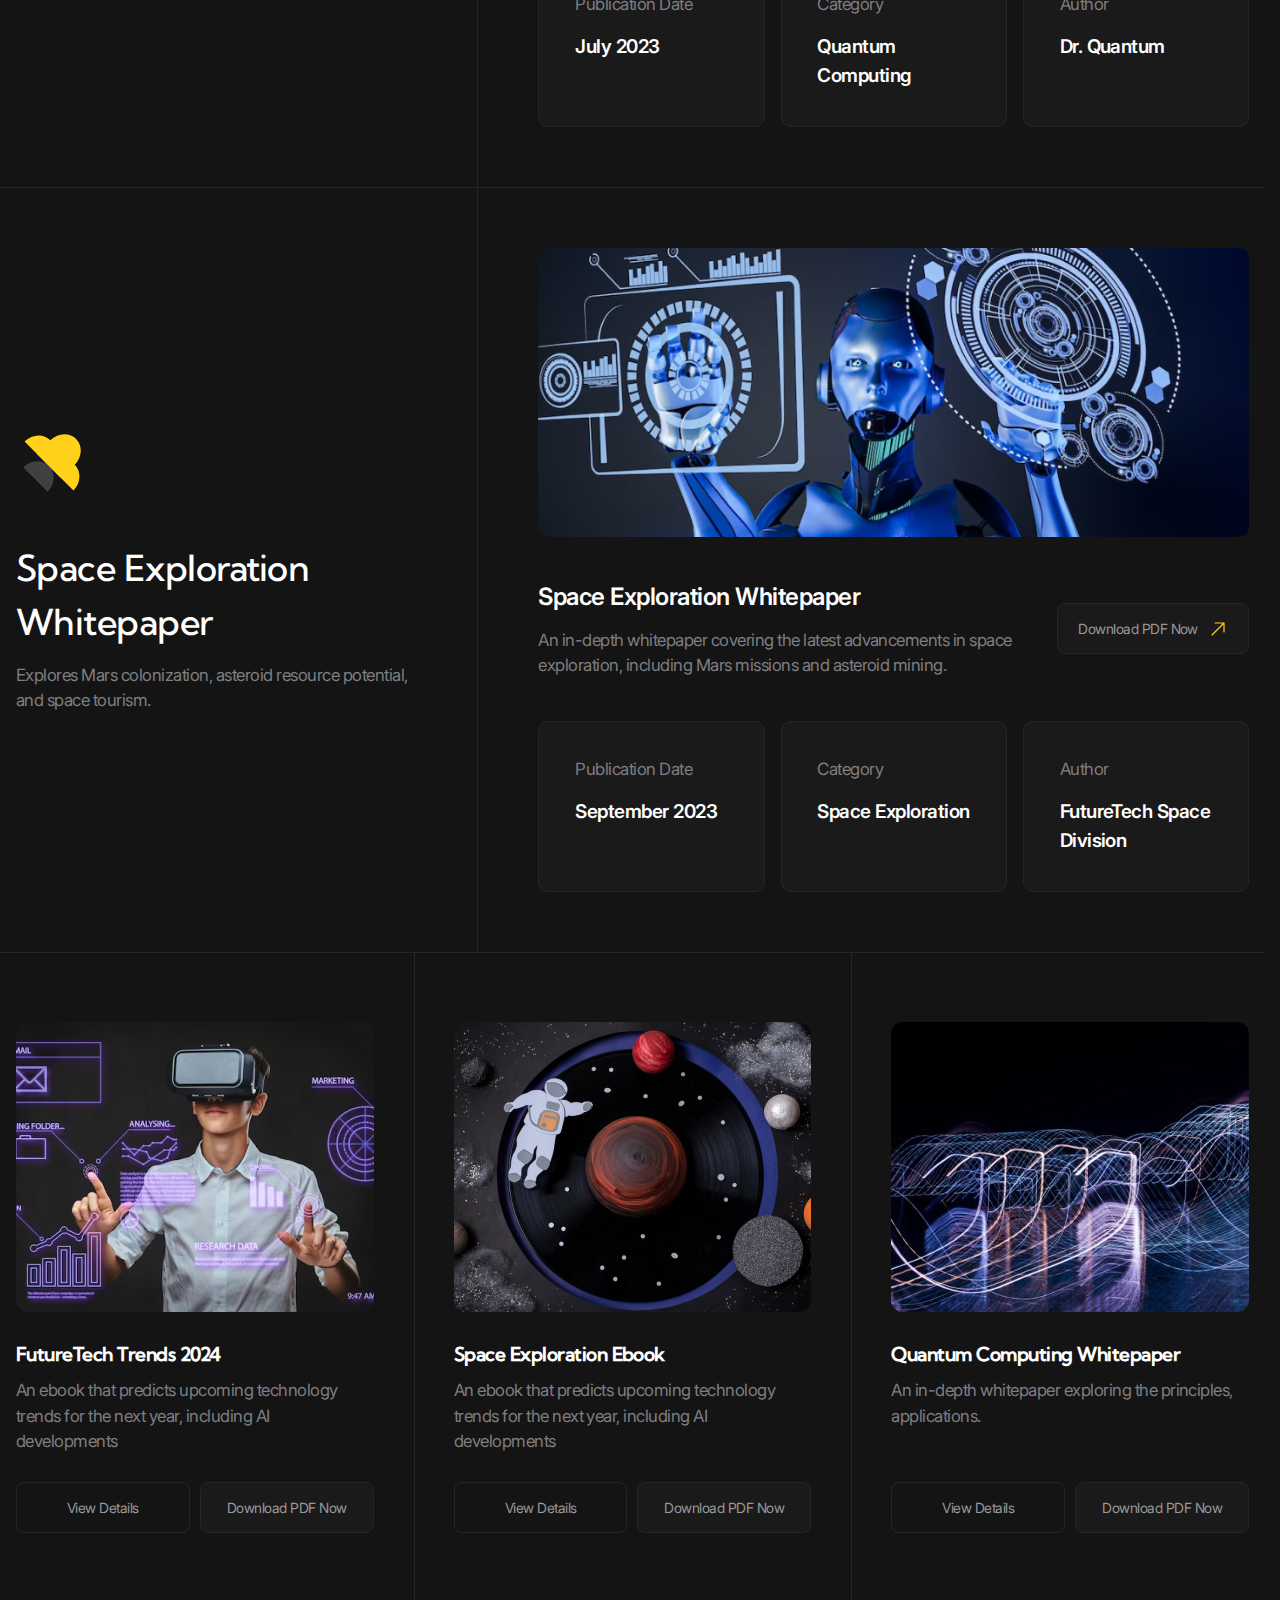
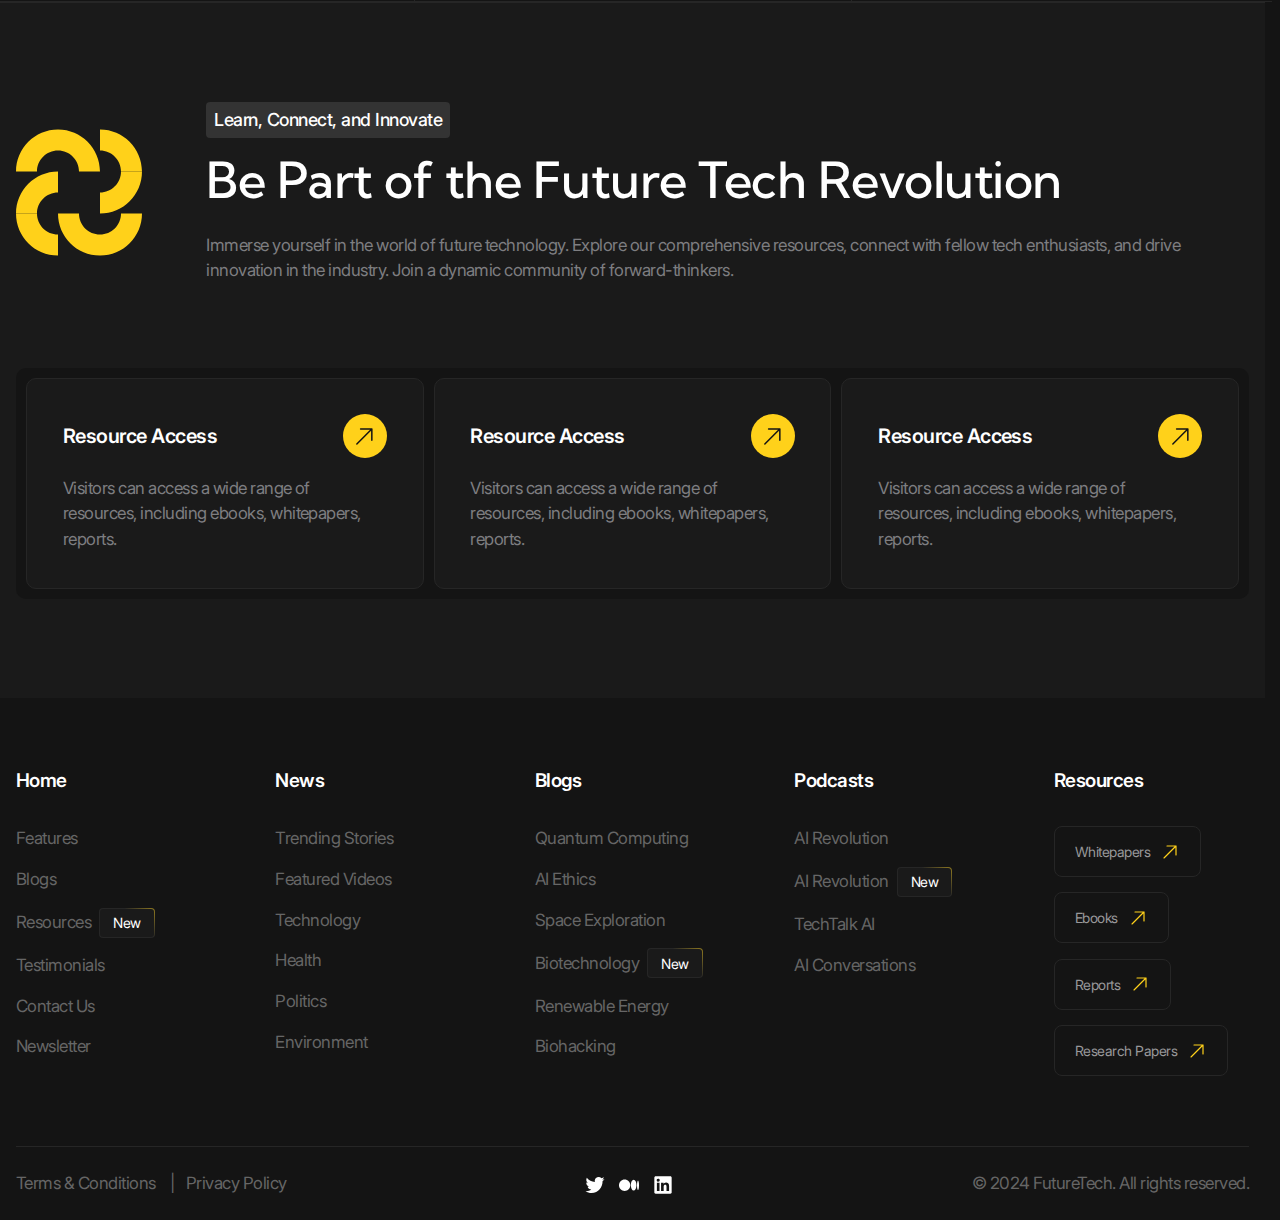
<file: resources.html>
<!doctype html>
<html lang="en">
<head>
  <meta charset="UTF-8">
  <meta name="viewport"
        content="width=device-width, user-scalable=no, initial-scale=1.0, maximum-scale=1.0, minimum-scale=1.0">
  <meta http-equiv="X-UA-Compatible" content="ie=edge">
  <title>Future Tech | Resources</title>
  <link rel="stylesheet" href="./styles/main.css" />
  <script src="./scripts/main.js" type="module"></script>
</head>
<body>
  <header class="header" data-js-header>
    <div class="header__promo">
      <div class="header__promo-inner container">
        <a class="header__promo-link" href="/">
          <span class="icon icon--yellow-arrow">Subscribe to our Newsletter For New & latest Blogs and Resources</span>
        </a>
      </div>
    </div>
    <div class="header__body">
      <div class="header__body-inner container">
        <a
          class="header__logo logo"
          href="/"
          aria-label="Home"
          title="Home"
        >
          <img
            class="logo__image"
            src="./images/logo.svg"
            alt=""
            width="179" height="50"
          />
        </a>
        <div class="header__overlay" data-js-header-overlay>
          <nav class="header__menu">
            <ul class="header__menu-list">
              <li class="header__menu-item">
                <a class="header__menu-link" href="./index.html">Home</a>
              </li>
              <li class="header__menu-item">
                <a class="header__menu-link" href="./news.html">News</a>
              </li>
              <li class="header__menu-item">
                <a class="header__menu-link" href="./podcasts.html">Podcasts</a>
              </li>
              <li class="header__menu-item">
                <a class="header__menu-link is-active" href="./resources.html">Resources</a>
              </li>
            </ul>
          </nav>
          <a class="header__contact-us-link button button--accent" href="./contacts.html">
            Contact Us
          </a>
        </div>
        <button
          class="header__burger-button burger-button visible-mobile"
          type="button"
          aria-label="Open menu"
          title="Open menu"
          data-js-header-burger-button
        >
          <span class="burger-button__line"></span>
          <span class="burger-button__line"></span>
          <span class="burger-button__line"></span>
        </button>
      </div>
    </div>
  </header>

  <main>
    <section class="hero-alt" aria-labelledby="resources-title">
      <header class="hero-alt__header">
        <div class="hero-alt__header-inner container">
          <h1 class="hero-alt__title" id="resources-title">
            Unlock a World of <span class="hero-alt__title-hidden-part">Knowledge</span>
          </h1>
          <p class="hero-alt__subtitle h1 hidden-mobile" aria-hidden="true">
            Knowledge
          </p>
          <p class="hero-alt__description">Dive deep into the AI universe with our collection of insightful podcasts. Explore the latest trends, breakthroughs, and discussions on artificial intelligence. Whether you're an enthusiast or a professional, our AI podcasts offer a gateway to knowledge and innovation.</p>
        </div>
      </header>
      <div class="hero-alt__body">
        <div class="metrics metrics--4-cols container">
          <dl class="metrics__list">
            <div class="metrics__item">
              <dt class="metrics__key">Resources available</dt>
              <dd class="metrics__value h2">300<span class="metrics__sign">+</span></dd>
            </div>
            <div class="metrics__item">
              <dt class="metrics__key">Total Downloads</dt>
              <dd class="metrics__value h2">12k<span class="metrics__sign">+</span></dd>
            </div>
            <div class="metrics__item">
              <dt class="metrics__key">Active Users</dt>
              <dd class="metrics__value h2">10k<span class="metrics__sign">+</span></dd>
            </div>
            <div class="metrics__item">
              <dt class="metrics__key">Countries Accesses Our Content </dt>
              <dd class="metrics__value h2">100<span class="metrics__sign">+</span></dd>
            </div>
          </dl>
        </div>
      </div>
    </section>

    <section
      class="section tabs"
      aria-labelledby="reports-title"
      data-js-tabs
    >
      <header class="section__header">
        <div class="section__header-inner container">
          <div class="section__header-info">
            <p class="section__subtitle tag">Dive into the Details</p>
            <h2 class="section__title" id="reports-title">In-Depth Reports and Analysis</h2>
          </div>
          <div class="section__actions">
            <div
              class="tabs__buttons tabs__buttons--compact"
              role="tablist"
              aria-labelledby="reports-title"
            >
              <button
                class="tabs__button is-active"
                id="tab-1"
                type="button"
                role="tab"
                aria-controls="tabpanel-1"
                data-js-tabs-button
                aria-selected="true"
              >
                Whitepapers
              </button>
              <button
                class="tabs__button"
                id="tab-2"
                type="button"
                role="tab"
                aria-controls="tabpanel-2"
                data-js-tabs-button
                aria-selected="false"
                tabindex="-1"
              >
                Ebooks
              </button>
              <button
                class="tabs__button"
                id="tab-3"
                type="button"
                role="tab"
                aria-controls="tabpanel-3"
                data-js-tabs-button
                aria-selected="false"
                tabindex="-1"
              >
                Reports
              </button>
            </div>
          </div>
        </div>
      </header>
      <div class="section__body">
        <div class="tabs__body">
          <div
            class="tabs__content is-active"
            id="tabpanel-1"
            aria-labelledby="tab-1"
            tabindex="0"
            data-js-tabs-content
          >
            <ul class="list">
              <li class="list__item">
                <div class="card container">
                  <div class="card__preview">
                    <div class="card__preview-main">
                      <img
                        class="card__preview-icon"
                        src="./images/reports/icon-1.svg"
                        alt=""
                        width="80" height="80" loading="lazy"
                      />
                      <div class="card__preview-info">
                        <h3 class="card__preview-title">Quantum Computing Whitepaper</h3>
                        <div class="card__preview-description">
                          <p>Provides technical specifications and requirements for implementing quantum computing systems.</p>
                        </div>
                      </div>
                    </div>
                  </div>
                  <div class="card__body">
                    <div class="card__grid card__grid--3-cols-alt">
                      <div class="card__cell card__cell--wide">
                        <img
                          class="card__cell-image"
                          src="./images/reports/details-1.jpg"
                          alt=""
                          width="917" height="332" loading="lazy"
                        />
                      </div>
                      <div class="card__cell card__cell--wide">
                        <h4 class="card__cell-title">Quantum Computing Whitepaper</h4>
                        <p class="card__cell-description">An in-depth whitepaper exploring the principles, applications, and potential impact of quantum computing.</p>
                        <a class="card__cell-link button button--dark-gray" href="/" download>
                          <span class="icon icon--yellow-arrow">Download PDF Now</span>
                        </a>
                      </div>
                      <div class="card__cell tile">
                        <p class="card__cell-title">Publication Date</p>
                        <p class="card__cell-description h6"><time datetime="2023-07">July 2023</time></p>
                      </div>
                      <div class="card__cell tile">
                        <p class="card__cell-title">Category</p>
                        <p class="card__cell-description h6">Quantum Computing</p>
                      </div>
                      <div class="card__cell tile card__cell--wide-on-mobile-s">
                        <p class="card__cell-title">Author</p>
                        <p class="card__cell-description h6">Dr. Quantum</p>
                      </div>
                    </div>
                  </div>
                </div>
              </li>
              <li class="list__item">
                <div class="card container">
                  <div class="card__preview">
                    <div class="card__preview-main">
                      <img
                        class="card__preview-icon"
                        src="./images/reports/icon-2.svg"
                        alt=""
                        width="80" height="80" loading="lazy"
                      />
                      <div class="card__preview-info">
                        <h3 class="card__preview-title">Space Exploration Whitepaper</h3>
                        <div class="card__preview-description">
                          <p>Explores Mars colonization, asteroid resource potential, and space tourism.</p>
                        </div>
                      </div>
                    </div>
                  </div>
                  <div class="card__body">
                    <div class="card__grid card__grid--3-cols-alt">
                      <div class="card__cell card__cell--wide">
                        <img
                          class="card__cell-image"
                          src="./images/reports/details-2.jpg"
                          alt=""
                          width="917" height="332" loading="lazy"
                        />
                      </div>
                      <div class="card__cell card__cell--wide">
                        <h4 class="card__cell-title">Space Exploration Whitepaper</h4>
                        <p class="card__cell-description">An in-depth whitepaper covering the latest advancements in space exploration, including Mars missions and asteroid mining.</p>
                        <a class="card__cell-link button button--dark-gray" href="/" download>
                          <span class="icon icon--yellow-arrow">Download PDF Now</span>
                        </a>
                      </div>
                      <div class="card__cell tile">
                        <p class="card__cell-title">Publication Date</p>
                        <p class="card__cell-description h6"><time datetime="2023-09">September 2023</time></p>
                      </div>
                      <div class="card__cell tile">
                        <p class="card__cell-title">Category</p>
                        <p class="card__cell-description h6">Space Exploration</p>
                      </div>
                      <div class="card__cell tile card__cell--wide-on-mobile-s">
                        <p class="card__cell-title">Author</p>
                        <p class="card__cell-description h6">FutureTech Space Division</p>
                      </div>
                    </div>
                  </div>
                </div>
              </li>
            </ul>
            <ul class="bordered-grid bordered-grid--3-cols container">
              <li class="bordered-grid__item">
                <div class="report-card">
                  <img
                    class="report-card__image"
                    src="./images/reports/card-1.jpg"
                    alt=""
                    width="470" height="290" loading="lazy"
                  />
                  <div class="report-card__body">
                    <h3 class="report-card__title h6">FutureTech Trends 2024</h3>
                    <div class="report-card__description">
                      <p>An ebook that predicts upcoming technology trends for the next year, including AI developments</p>
                    </div>
                  </div>
                  <div class="report-card__actions">
                    <a class="report-card__details-link button" href="/">
                      View Details
                    </a>
                    <a class="report-card__download-link button button--dark-gray" href="/" download>
                      Download PDF Now
                    </a>
                  </div>
                </div>
              </li>
              <li class="bordered-grid__item">
                <div class="report-card">
                  <img
                    class="report-card__image"
                    src="./images/reports/card-2.jpg"
                    alt=""
                    width="470" height="290" loading="lazy"
                  />
                  <div class="report-card__body">
                    <h3 class="report-card__title h6">Space Exploration Ebook</h3>
                    <div class="report-card__description">
                      <p>An ebook that predicts upcoming technology trends for the next year, including AI developments</p>
                    </div>
                  </div>
                  <div class="report-card__actions">
                    <a class="report-card__details-link button" href="/">
                      View Details
                    </a>
                    <a class="report-card__download-link button button--dark-gray" href="/" download>
                      Download PDF Now
                    </a>
                  </div>
                </div>
              </li>
              <li class="bordered-grid__item">
                <div class="report-card">
                  <img
                    class="report-card__image"
                    src="./images/reports/card-3.jpg"
                    alt=""
                    width="470" height="290" loading="lazy"
                  />
                  <div class="report-card__body">
                    <h3 class="report-card__title h6">Quantum Computing Whitepaper</h3>
                    <div class="report-card__description">
                      <p>An in-depth whitepaper exploring the principles, applications.</p>
                    </div>
                  </div>
                  <div class="report-card__actions">
                    <a class="report-card__details-link button" href="/">
                      View Details
                    </a>
                    <a class="report-card__download-link button button--dark-gray" href="/" download>
                      Download PDF Now
                    </a>
                  </div>
                </div>
              </li>
            </ul>
          </div>
          <div
            class="tabs__content"
            id="tabpanel-2"
            aria-labelledby="tab-2"
            tabindex="0"
            data-js-tabs-content
          >
            Lorem ipsum dolor sit amet, consectetur adipisicing elit. Impedit, pariatur?
          </div>
          <div
            class="tabs__content"
            id="tabpanel-3"
            aria-labelledby="tab-3"
            tabindex="0"
            data-js-tabs-content
          >
            Lorem ipsum dolor sit amet, consectetur adipisicing elit. Impedit, pariatur?
          </div>
        </div>
      </div>
    </section>

    <section class="about" aria-labelledby="about-title">
      <div class="about__inner container">
        <header class="about__header">
          <img
            class="about__icon"
            src="./images/about/icon.svg"
            alt=""
            width="150" height="150" loading="lazy"
          />
          <div class="about__info">
            <p class="about__subtitle tag">Learn, Connect, and Innovate</p>
            <h2 class="about__title" id="about-title">Be Part of the Future Tech Revolution</h2>
          </div>
          <div class="about__description">
            <p>Immerse yourself in the world of future technology. Explore our comprehensive resources, connect with fellow tech enthusiasts, and drive innovation in the industry. Join a dynamic community of forward-thinkers.</p>
          </div>
        </header>
        <ul class="about__list">
          <li class="about__item">
            <a class="about-card tile" href="/">
              <h3 class="about-card__title circle-icon">Resource Access</h3>
              <div class="about-card__description">
                <p>Visitors can access a wide range of resources, including ebooks, whitepapers, reports.</p>
              </div>
            </a>
          </li>
          <li class="about__item">
            <a class="about-card tile" href="/">
              <h3 class="about-card__title circle-icon">Resource Access</h3>
              <div class="about-card__description">
                <p>Visitors can access a wide range of resources, including ebooks, whitepapers, reports.</p>
              </div>
            </a>
          </li>
          <li class="about__item">
            <a class="about-card tile" href="/">
              <h3 class="about-card__title circle-icon">Resource Access</h3>
              <div class="about-card__description">
                <p>Visitors can access a wide range of resources, including ebooks, whitepapers, reports.</p>
              </div>
            </a>
          </li>
        </ul>
      </div>
    </section>
  </main>

  <footer class="footer">
    <div class="footer__inner container">
      <div class="footer__body">
        <nav class="footer__menu">
          <div class="footer__menu-column">
            <a class="footer__menu-main-link h6" href="/">Home</a>
            <ul class="footer__menu-list">
              <li class="footer__menu-item">
                <a class="footer__menu-link" href="/">Features</a>
              </li>
              <li class="footer__menu-item">
                <a class="footer__menu-link" href="/">Blogs</a>
              </li>
              <li class="footer__menu-item">
                <a class="footer__menu-link" href="/">Resources</a>
                <span class="badge">New</span>
              </li>
              <li class="footer__menu-item">
                <a class="footer__menu-link" href="/">Testimonials</a>
              </li>
              <li class="footer__menu-item">
                <a class="footer__menu-link" href="/">Contact Us</a>
              </li>
              <li class="footer__menu-item">
                <a class="footer__menu-link" href="/">Newsletter</a>
              </li>
            </ul>
          </div>
          <div class="footer__menu-column">
            <a class="footer__menu-main-link h6" href="/">News</a>
            <ul class="footer__menu-list">
              <li class="footer__menu-item">
                <a class="footer__menu-link" href="/">Trending Stories</a>
              </li>
              <li class="footer__menu-item">
                <a class="footer__menu-link" href="/">Featured Videos</a>
              </li>
              <li class="footer__menu-item">
                <a class="footer__menu-link" href="/">Technology</a>
              </li>
              <li class="footer__menu-item">
                <a class="footer__menu-link" href="/">Health</a>
              </li>
              <li class="footer__menu-item">
                <a class="footer__menu-link" href="/">Politics</a>
              </li>
              <li class="footer__menu-item">
                <a class="footer__menu-link" href="/">Environment</a>
              </li>
            </ul>
          </div>
          <div class="footer__menu-column">
            <a class="footer__menu-main-link h6" href="/">Blogs</a>
            <ul class="footer__menu-list">
              <li class="footer__menu-item">
                <a class="footer__menu-link" href="/">Quantum Computing</a>
              </li>
              <li class="footer__menu-item">
                <a class="footer__menu-link" href="/">AI Ethics</a>
              </li>
              <li class="footer__menu-item">
                <a class="footer__menu-link" href="/">Space Exploration</a>
              </li>
              <li class="footer__menu-item">
                <a class="footer__menu-link" href="/">Biotechnology</a>
                <span class="badge">New</span>
              </li>
              <li class="footer__menu-item">
                <a class="footer__menu-link" href="/">Renewable Energy</a>
              </li>
              <li class="footer__menu-item">
                <a class="footer__menu-link" href="/">Biohacking</a>
              </li>
            </ul>
          </div>
          <div class="footer__menu-column">
            <a class="footer__menu-main-link h6" href="/">Podcasts</a>
            <ul class="footer__menu-list">
              <li class="footer__menu-item">
                <a class="footer__menu-link" href="/">AI Revolution</a>
              </li>
              <li class="footer__menu-item">
                <a class="footer__menu-link" href="/">AI Revolution</a>
                <span class="badge">New</span>
              </li>
              <li class="footer__menu-item">
                <a class="footer__menu-link" href="/">TechTalk AI</a>
              </li>
              <li class="footer__menu-item">
                <a class="footer__menu-link" href="/">AI Conversations</a>
              </li>
            </ul>
          </div>
          <div class="footer__menu-column">
            <a class="footer__menu-main-link h6" href="/">Resources</a>
            <ul class="footer__menu-list">
              <li class="footer__menu-item">
                <a class="footer__menu-link button" href="/">
                  <span class="icon icon--yellow-arrow">Whitepapers</span>
                </a>
              </li>
              <li class="footer__menu-item">
                <a class="footer__menu-link button" href="/">
                  <span class="icon icon--yellow-arrow">Ebooks</span>
                </a>
              </li>
              <li class="footer__menu-item">
                <a class="footer__menu-link button" href="/">
                  <span class="icon icon--yellow-arrow">Reports</span>
                </a>
              </li>
              <li class="footer__menu-item">
                <a class="footer__menu-link button" href="/">
                  <span class="icon icon--yellow-arrow">Research Papers</span>
                </a>
              </li>
            </ul>
          </div>
        </nav>
      </div>
      <div class="footer__extra">
        <div class="footer__extra-menu">
          <ul class="footer__extra-menu-list">
            <li class="footer__extra-menu-item">
              <a class="footer__extra-menu-link" href="/">Terms & Conditions</a>
            </li>
            <li class="footer__extra-menu-item">
              <a class="footer__extra-menu-link" href="/">Privacy Policy</a>
            </li>
          </ul>
        </div>
        <div class="footer__soc1als soc1als">
          <ul class="soc1als__list">
            <li class="soc1als__item">
              <a
                class="soc1als__link"
                href="/"
                target="_blank"
                aria-label="Twitter"
                title="Twitter"
              >
                <svg width="24" height="24" viewBox="0 0 24 24" fill="none" xmlns="http://www.w3.org/2000/svg">
                  <path d="M21.0571 7.18114C21.0664 7.39235 21.0664 7.59395 21.0664 7.80515C21.0756 14.2084 16.3712 21.6004 7.76793 21.6004C5.23048 21.6004 2.73933 20.842 0.600098 19.4212C0.970528 19.4692 1.34096 19.4884 1.71139 19.4884C3.81358 19.4884 5.86021 18.7588 7.51789 17.4052C5.51756 17.3668 3.75802 16.0132 3.14681 14.0356C3.85063 14.1796 4.57296 14.1508 5.25826 13.9492C3.08198 13.5076 1.51691 11.5204 1.50765 9.20675C1.50765 9.18755 1.50765 9.16835 1.50765 9.14915C2.15591 9.52355 2.88751 9.73475 3.62837 9.75395C1.58174 8.33315 0.942746 5.50114 2.18369 3.28353C4.5637 6.31714 8.06427 8.15075 11.8241 8.35235C11.4445 6.67234 11.9631 4.90594 13.1762 3.71553C15.0561 1.88193 18.0196 1.97793 19.7977 3.92673C20.8441 3.71553 21.8535 3.31233 22.7704 2.74593C22.4185 3.86913 21.6869 4.81954 20.7145 5.42434C21.6406 5.30914 22.5481 5.04994 23.4001 4.66594C22.7704 5.64514 21.9739 6.48994 21.0571 7.18114Z" fill="white"/>
                </svg>
              </a>
            </li>
            <li class="soc1als__item">
              <a
                class="soc1als__link"
                href="/"
                target="_blank"
                aria-label="Medium"
                title="Medium"
              >
                <svg width="24" height="24" viewBox="0 0 24 24" fill="none" xmlns="http://www.w3.org/2000/svg">
                  <path d="M13.5374 12.2281C13.5374 15.9988 10.5069 19.0556 6.76883 19.0556C3.03073 19.0556 0 15.9981 0 12.2281C0 8.45806 3.0305 5.40039 6.76883 5.40039C10.5072 5.40039 13.5374 8.45737 13.5374 12.2281Z" fill="white"/>
                  <path d="M20.9627 12.2285C20.9627 15.7778 19.4474 18.6563 17.5783 18.6563C15.7091 18.6563 14.1938 15.7778 14.1938 12.2285C14.1938 8.67922 15.7089 5.80078 17.578 5.80078C19.4472 5.80078 20.9625 8.67829 20.9625 12.2285" fill="white"/>
                  <path d="M24 12.228C24 15.4073 23.4672 17.9862 22.8097 17.9862C22.1522 17.9862 21.6196 15.408 21.6196 12.228C21.6196 9.04797 22.1525 6.46973 22.8097 6.46973C23.467 6.46973 24 9.04774 24 12.228Z" fill="white"/>
                </svg>
              </a>
            </li>
            <li class="soc1als__item">
              <a
                class="soc1als__link"
                href="/"
                target="_blank"
                aria-label="LinkedIn"
                title="LinkedIn"
              >
                <svg width="24" height="24" viewBox="0 0 24 24" fill="none" xmlns="http://www.w3.org/2000/svg">
                  <path d="M20.8647 1.59961H3.13554C2.72832 1.59961 2.33777 1.76138 2.04982 2.04933C1.76187 2.33728 1.6001 2.72783 1.6001 3.13505V20.8642C1.6001 21.2714 1.76187 21.6619 2.04982 21.9499C2.33777 22.2378 2.72832 22.3996 3.13554 22.3996H20.8647C21.2719 22.3996 21.6624 22.2378 21.9504 21.9499C22.2383 21.6619 22.4001 21.2714 22.4001 20.8642V3.13505C22.4001 2.72783 22.2383 2.33728 21.9504 2.04933C21.6624 1.76138 21.2719 1.59961 20.8647 1.59961ZM7.79965 19.3186H4.67243V9.38516H7.79965V19.3186ZM6.23388 8.00861C5.87915 8.00661 5.53296 7.89958 5.239 7.70102C4.94504 7.50246 4.71649 7.22127 4.58219 6.89294C4.44789 6.56461 4.41386 6.20386 4.48439 5.8562C4.55492 5.50855 4.72686 5.18958 4.9785 4.93955C5.23014 4.68952 5.5502 4.51964 5.8983 4.45134C6.2464 4.38304 6.60693 4.41939 6.93439 4.5558C7.26185 4.6922 7.54156 4.92255 7.73823 5.21778C7.9349 5.51301 8.03971 5.85988 8.03943 6.21461C8.04278 6.45211 7.99827 6.68784 7.90857 6.90777C7.81887 7.1277 7.68582 7.32732 7.51733 7.49473C7.34884 7.66215 7.14837 7.79392 6.92787 7.88221C6.70736 7.97049 6.47134 8.01348 6.23388 8.00861ZM19.3263 19.3273H16.2005V13.9005C16.2005 12.3001 15.5202 11.8061 14.642 11.8061C13.7147 11.8061 12.8047 12.5052 12.8047 13.9409V19.3273H9.67743V9.39239H12.6848V10.7689H12.7252C13.0271 10.1579 14.0844 9.11361 15.6979 9.11361C17.4428 9.11361 19.3278 10.1493 19.3278 13.1826L19.3263 19.3273Z" fill="white"/>
                </svg>
              </a>
            </li>
          </ul>
        </div>
        <p class="footer__copyright">© <time datetime="2024">2024</time> FutureTech. All rights reserved.</p>
      </div>
    </div>
  </footer>
</body>
</html>
</file>
<file: styles/main.css>
@charset "UTF-8";
/**
  Нормализация блочной модели
 */
*,
::before,
::after {
  box-sizing: border-box;
}

/**
  Убираем внутренние отступы слева тегам списков,
  у которых есть атрибут class
 */
:where(ul, ol):where([class]) {
  padding-left: 0;
}

/**
  Убираем внешние отступы body и двум другим тегам,
  у которых есть атрибут class
 */
body,
:where(blockquote, figure):where([class]) {
  margin: 0;
}

/**
  Убираем внешние отступы вертикали нужным тегам,
  у которых есть атрибут class
 */
:where(h1,
h2,
h3,
h4,
h5,
h6,
p,
ul,
ol,
dl):where([class]) {
  margin-block: 0;
}

:where(dd[class]) {
  margin-left: 0;
}

:where(fieldset[class]) {
  margin-left: 0;
  padding: 0;
  border: none;
}

/**
  Убираем стандартный маркер маркированному списку,
  у которого есть атрибут class
 */
:where(ul[class]) {
  list-style: none;
}

:where(address[class]) {
  font-style: normal;
}

/**
  Обнуляем вертикальные внешние отступы параграфа,
  объявляем локальную переменную для внешнего отступа вниз,
  чтобы избежать взаимодействие с более сложным селектором
 */
p {
  --paragraphMarginBottom: 24px;
  margin-block: 0;
}

/**
  Внешний отступ вниз для параграфа без атрибута class,
  который расположен не последним среди своих соседних элементов
 */
p:where(:not([class]):not(:last-child)) {
  margin-bottom: var(--paragraphMarginBottom);
}

/**
  Упрощаем работу с изображениями и видео
 */
img,
video {
  display: block;
  max-width: 100%;
  height: auto;
}

/**
  Наследуем свойства шрифт для полей ввода
 */
input,
textarea,
select,
button {
  font: inherit;
}

html {
  /**
    Пригодится в большинстве ситуаций
    (когда, например, нужно будет "прижать" футер к низу сайта)
   */
  height: 100%;
  /**
    Убираем скачок интерфейса по горизонтали
    при появлении / исчезновении скроллбара
   */
  scrollbar-gutter: stable;
}

/**
  Плавный скролл
 */
html,
:has(:target) {
  scroll-behavior: smooth;
}

body {
  /**
    Пригодится в большинстве ситуаций
    (когда, например, нужно будет "прижать" футер к низу сайта)
   */
  min-height: 100%;
  /**
    Унифицированный интерлиньяж
   */
  line-height: 1.5;
}

/**
  Нормализация высоты элемента ссылки при его инспектировании в DevTools
 */
a:where([class]) {
  display: inline-flex;
}

/**
  Курсор-рука при наведении на элемент
 */
button,
label {
  cursor: pointer;
}

/**
  Приводим к единому цвету svg-элементы
 */
[fill] {
  fill: currentColor;
}

[stroke] {
  stroke: currentColor;
}

/**
  Чиним баг задержки смены цвета при взаимодействии с svg-элементами
 */
svg * {
  transition-property: fill, stroke;
}

/**
  Удаляем все анимации и переходы для людей,
  которые предпочитают их не использовать
 */
@media (prefers-reduced-motion: reduce) {
  *,
  ::before,
  ::after {
    animation-duration: 0.01ms !important;
    animation-iteration-count: 1 !important;
    transition-duration: 0.01ms !important;
    scroll-behavior: auto !important;
  }
}
@font-face {
  font-family: "Kumbh Sans";
  src: url("../fonts/KumbhSans-Regular.woff2") format("woff2");
  font-weight: 400;
  font-style: normal;
  font-display: swap;
}
@font-face {
  font-family: "Kumbh Sans";
  src: url("../fonts/KumbhSans-Medium.woff2") format("woff2");
  font-weight: 500;
  font-style: normal;
  font-display: swap;
}
@font-face {
  font-family: "Inter";
  src: url("../fonts/Inter-Regular.woff2") format("woff2");
  font-weight: 400;
  font-style: normal;
  font-display: swap;
}
@font-face {
  font-family: "Inter";
  src: url("../fonts/Inter-Medium.woff2") format("woff2");
  font-weight: 500;
  font-style: normal;
  font-display: swap;
}
@font-face {
  font-family: "Inter";
  src: url("../fonts/Inter-SemiBold.woff2") format("woff2");
  font-weight: 600;
  font-style: normal;
  font-display: swap;
}
@font-face {
  font-family: "Inter";
  src: url("../fonts/Inter-Bold.woff2") format("woff2");
  font-weight: 700;
  font-style: normal;
  font-display: swap;
}
:root {
  --color-light: #FFFFFF;
  --color-dark: #141414;
  --color-dark-10: #1A1A1A;
  --color-dark-15: #262626;
  --color-dark-20: #333333;
  --color-dark-40: #666666;
  --color-gray-50: #7E7E81;
  --color-gray-60: #98989A;
  --color-accent: #FFD11A;
  --color-red: #FF5500;
  --gradient: linear-gradient(
    45deg,
    var(--color-dark-15) 64%,
    var(--color-accent) 136%
  );
  --border: 0.0625rem solid var(--color-dark-15);
  --shadow: 0 0 0 0.1875rem #191919;
  --font-family-base: "Inter", sans-serif;
  --font-family-accent: "Kumbh Sans", sans-serif;
  --container-width: 100rem;
  --container-padding-x: 1rem;
  --transition-duration: 0.2s;
  --100vw: calc(100vw - var(--scrollbar-width));
}
@media (width <= 90.06125rem) {
  :root {
    --container-width: 80rem;
  }
}

.container {
  max-width: calc(var(--container-width) + var(--container-padding-x) * 2);
  margin-inline: auto;
  padding-inline: var(--container-padding-x);
}

.visually-hidden {
  position: absolute !important;
  width: 1px !important;
  height: 1px !important;
  margin: -1px !important;
  border: 0 !important;
  padding: 0 !important;
  white-space: nowrap !important;
  clip-path: inset(100%) !important;
  clip: rect(0 0 0 0) !important;
  overflow: hidden !important;
}

@media (width <= 47.99875rem) {
  .hidden-mobile {
    display: none !important;
  }
}

@media (width > 47.99875rem) {
  .visible-mobile {
    display: none !important;
  }
}

.full-vw-line {
  position: relative;
}
.full-vw-line::before, .full-vw-line::after {
  position: absolute;
  width: calc((var(--100vw) - var(--container-width)) / 2);
  height: 0.0625rem;
  background-color: var(--color-dark-15);
}
.full-vw-line--top::before {
  content: "";
  bottom: 100%;
}
.full-vw-line--bottom::after {
  content: "";
  top: 100%;
}
.full-vw-line--left::before, .full-vw-line--left::after {
  right: 100%;
}
.full-vw-line--right::before, .full-vw-line--right::after {
  left: 100%;
}

.circle-icon {
  --circleSize: 3.25rem;
  --circleMarginLeft: 1.25rem;
  position: relative;
  min-height: var(--circleSize);
  padding-right: calc(var(--circleSize) + var(--circleMarginLeft));
}
@media (width <= 90.06125rem) {
  .circle-icon {
    --circleSize: 2.75rem;
    --circleMarginLeft: 0.875rem;
  }
}
@media (width <= 47.99875rem) {
  .circle-icon {
    --circleSize: 2.5rem;
  }
}
.circle-icon::after {
  width: var(--circleSize);
  height: var(--circleSize);
  position: absolute;
  top: 50%;
  translate: 0 -50%;
  content: "";
  right: 0;
  background: url("../../icons/arrow-top-right_black.svg") center no-repeat var(--color-accent);
  border-radius: 50%;
}

html.is-lock {
  overflow: hidden;
}

body {
  font-size: clamp(0.875rem, 0.7944214876rem + 0.3305785124vw, 1.125rem);
  display: flex;
  flex-direction: column;
  font-family: var(--font-family-base);
  letter-spacing: -0.03em;
  color: var(--color-gray-50);
  background-color: var(--color-dark);
}

main {
  flex-grow: 1;
}

h1, .h1,
h2, .h2,
h3, .h3,
h4, .h4,
h5, .h5,
h6, .h6 {
  color: var(--color-light);
}

h1, .h1,
h2, .h2,
h3, .h3 {
  font-family: var(--font-family-accent);
  font-weight: 500;
}

h4, .h4,
h5, .h5,
h6, .h6 {
  font-weight: 600;
}

h1, .h1 {
  font-size: clamp(1.875rem, 1.069214876rem + 3.305785124vw, 4.375rem);
  line-height: 1.2;
}

h2, .h2 {
  font-size: clamp(1.75rem, 1.145661157rem + 2.479338843vw, 3.625rem);
  line-height: 1.3;
}

h3, .h3 {
  font-size: clamp(1.5rem, 1.1776859504rem + 1.3223140496vw, 2.5rem);
}

h4, .h4 {
  font-size: clamp(1.125rem, 0.9638429752rem + 0.6611570248vw, 1.625rem);
}

h5, .h5 {
  font-size: clamp(1.125rem, 1.0041322314rem + 0.4958677686vw, 1.5rem);
}

h6, .h6 {
  font-size: clamp(1rem, 0.9194214876rem + 0.3305785124vw, 1.25rem);
}

p {
  --paragraphMarginBottom: 1.5rem;
}

a,
button,
label,
input,
textarea,
select,
svg * {
  transition-duration: var(--transition-duration);
}

a {
  color: inherit;
}
@media (any-hover: hover) {
  a:hover {
    color: var(--color-accent);
  }
}
@media (any-hover: none) {
  a:active {
    color: var(--color-accent);
  }
}
a[class] {
  text-decoration: none;
}

:focus-visible {
  outline: 0.125rem dashed var(--color-light);
  outline-offset: 0.25rem;
  transition-duration: 0s !important;
}

a[aria-label],
button[aria-label] {
  position: relative;
}
a[aria-label]::before,
button[aria-label]::before {
  position: absolute;
  top: 50%;
  left: 50%;
  translate: -50% -50%;
  width: 2.75rem;
  height: 2.75rem;
  content: "";
}

.expandable-content {
  --initialMaxHeight: 31.25rem;
  position: relative;
  overflow-y: hidden;
}
.expandable-content.is-expanded::before,
.expandable-content.is-expanded .expandable-content__button {
  opacity: 0;
  visibility: hidden;
}
.expandable-content:not(.is-expanded) {
  max-height: var(--initialMaxHeight);
}
.expandable-content::before {
  content: "";
  position: absolute;
  bottom: 0;
  left: 0;
  width: 100%;
  height: 30%;
  background-image: linear-gradient(180deg, rgba(20, 20, 20, 0) 0%, #141414 77.38%);
  pointer-events: none;
  transition-duration: var(--transition-duration);
}
.expandable-content__button {
  position: absolute;
  left: 50%;
  translate: -50%;
  bottom: 4.25rem;
}

.icon {
  display: inline-flex;
  align-items: center;
  column-gap: 0.625rem;
}
.icon::after {
  --size: 1.5rem;
  width: var(--size);
  height: var(--size);
  content: "";
  flex-shrink: 0;
  background-position: center;
  background-size: contain;
  background-repeat: no-repeat;
}
@media (width <= 90.06125rem) {
  .icon::after {
    --size: 1.25rem;
  }
}
.icon--yellow-arrow::after {
  background-image: url("../../icons/arrow-top-right_yellow.svg");
}
.icon--yellow-eye::after {
  background-image: url("../../icons/eye_yellow.svg");
}
.icon--gray-arrow-down::after {
  background-image: url("../../icons/arrow-down_gray.svg");
}

.logo {
  max-width: clamp(7.875rem, 6.8073347107rem + 4.3801652893vw, 11.1875rem);
}

.button {
  display: inline-flex;
  justify-content: center;
  min-width: 8.5625rem;
  padding: 1.125rem 1.5rem;
  font-size: 1.125rem;
  color: var(--color-gray-60);
  white-space: nowrap;
  background-color: var(--color-dark);
  border: var(--border);
  border-radius: 0.75rem;
}
@media (width <= 90.06125rem) {
  .button {
    min-width: 6.4375rem;
    padding: 0.875rem 1.25rem;
    font-size: 0.875rem;
    border-radius: 0.5rem;
  }
}
@media (any-hover: hover) {
  .button:hover {
    color: var(--color-accent);
    background-color: var(--color-dark-10);
    border-color: var(--color-accent);
  }
}
@media (any-hover: none) {
  .button:active {
    color: var(--color-accent);
    background-color: var(--color-dark-10);
    border-color: var(--color-accent);
  }
}
.button--accent {
  font-weight: 500;
  color: var(--color-dark);
  background-color: var(--color-accent);
  border-color: var(--color-accent);
  border-radius: 0.5rem;
}
.button--dark-gray {
  background-color: var(--color-dark-10);
}

.burger-button {
  width: 2.125rem;
  height: 2.125rem;
  display: inline-flex;
  flex-direction: column;
  justify-content: space-between;
  padding: 0.53125rem 0.265625rem;
  color: var(--color-light);
  background-color: transparent;
  border: none;
}
@media (any-hover: hover) {
  .burger-button:hover {
    color: var(--color-accent);
  }
}
@media (any-hover: none) {
  .burger-button:active {
    color: var(--color-accent);
  }
}
.burger-button.is-active .burger-button__line:first-child {
  rotate: 45deg;
  transform-origin: 0;
  translate: 0.25em -0.1em;
}
.burger-button.is-active .burger-button__line:nth-child(2) {
  rotate: -45deg;
}
.burger-button.is-active .burger-button__line:last-child {
  width: 0;
}
.burger-button__line {
  width: 100%;
  height: 0.125rem;
  background-color: currentColor;
  border-radius: 1rem;
  transition-duration: var(--transition-duration);
}
.burger-button__line:last-child {
  align-self: end;
  width: 55%;
}

.header {
  position: sticky;
  z-index: 100;
  top: 0;
  animation-name: scrolling-header;
  animation-fill-mode: both;
  animation-timeline: scroll();
  animation-range: 6.25rem 12.5rem;
}
@keyframes scrolling-header {
  to {
    box-shadow: 0 0 1rem 0 var(--color-dark-40);
  }
}
.header__promo {
  padding-block: 1.25rem;
  text-align: center;
  background-color: var(--color-dark);
  border-bottom: var(--border);
}
@media (width <= 47.99875rem) {
  .header__promo {
    padding-block: 0.875rem;
  }
}
@media (width <= 30.06125rem) {
  .header__promo {
    font-size: 0.75rem;
  }
}
@media (width <= 30.06125rem) {
  .header__promo-link .icon {
    column-gap: 0.3125rem;
  }
}
.header__body {
  padding-block: 1.5rem;
  background-color: var(--color-dark-10);
}
@media (width <= 47.99875rem) {
  .header__body {
    padding-block: 1.25rem;
  }
}
.header__body-inner {
  display: flex;
  justify-content: space-between;
  align-items: center;
  column-gap: 1rem;
}
@media (width > 47.99875rem) {
  .header__overlay {
    display: contents;
  }
}
@media (width <= 47.99875rem) {
  .header__overlay {
    position: fixed;
    inset: 0;
    display: flex;
    flex-direction: column;
    justify-content: center;
    row-gap: 3rem;
    padding: 1rem;
    background-color: var(--color-dark-10);
    transition-duration: var(--transition-duration);
  }
  .header__overlay:not(.is-active) {
    opacity: 0;
    visibility: hidden;
    translate: 100%;
  }
}
@media (width <= 47.99875rem) {
  .header__menu {
    overflow-y: auto;
  }
}
.header__menu-list {
  display: flex;
  align-items: center;
  column-gap: 1rem;
}
@media (width <= 90.06125rem) {
  .header__menu-list {
    column-gap: 0.375rem;
  }
}
@media (width <= 47.99875rem) {
  .header__menu-list {
    flex-direction: column;
    row-gap: 1rem;
  }
}
.header__menu-link {
  padding: 0.875rem 1.5rem;
  color: var(--color-gray-50);
}
@media (width <= 90.06125rem) {
  .header__menu-link {
    padding: 0.625rem 1.125rem;
  }
}
.header__menu-link.is-active {
  color: var(--color-light);
  font-weight: 500;
  background-color: var(--color-dark);
  border: var(--border);
  border-radius: 0.625rem;
  pointer-events: none;
}
@media (width <= 47.99875rem) {
  .header__contact-us-link {
    width: 100%;
    max-width: 18.75rem;
    align-self: center;
  }
}

.badge {
  display: inline-flex;
  padding: clamp(0.125rem, 0.0847107438rem + 0.1652892562vw, 0.25rem) clamp(0.625rem, 0.5444214876rem + 0.3305785124vw, 0.875rem);
  font-size: 1rem;
  color: var(--color-light);
  background: linear-gradient(var(--color-dark-10), var(--color-dark-10)) padding-box, var(--gradient) border-box;
  border: 0.0625rem solid transparent;
  border-radius: 0.375rem;
}
@media (width <= 90.06125rem) {
  .badge {
    font-size: 0.875rem;
    border-radius: 0.25rem;
  }
}

.soc1als--3-cols {
  width: 100%;
  max-width: 19.25rem;
}
.soc1als--3-cols .soc1als__list {
  display: grid;
  grid-template-columns: repeat(3, 1fr);
  row-gap: 0.625rem;
}
@media (width <= 90.06125rem) {
  .soc1als--3-cols .soc1als__list {
    column-gap: 0.625rem;
  }
}
.soc1als--3-cols .soc1als__link {
  display: flex;
  justify-content: center;
  align-items: center;
  width: 100%;
  height: 3.75rem;
  background-color: var(--color-dark-10);
  border: var(--border);
  border-radius: 0.375rem;
}
@media (width <= 90.06125rem) {
  .soc1als--3-cols .soc1als__link {
    height: 3rem;
  }
}
@media (any-hover: hover) {
  .soc1als--3-cols .soc1als__link:hover {
    border-color: var(--color-accent);
  }
}
@media (any-hover: none) {
  .soc1als--3-cols .soc1als__link:active {
    border-color: var(--color-accent);
  }
}
.soc1als__list {
  display: flex;
  column-gap: 1.25rem;
}
@media (width <= 90.06125rem) {
  .soc1als__list {
    column-gap: 0.875rem;
  }
}
.soc1als__item {
  display: flex;
}
.soc1als__link {
  --size: 1.5rem;
  width: var(--size);
  height: var(--size);
  color: var(--color-light);
}
@media (width <= 90.06125rem) {
  .soc1als__link {
    --size: 1.25rem;
  }
}

.footer {
  color: var(--color-dark-40);
}
.footer__body {
  padding-block: clamp(2.5rem, 1.694214876rem + 3.305785124vw, 5rem);
  border-bottom: var(--border);
}
.footer__menu {
  display: grid;
  grid-template-columns: repeat(5, 1fr);
  align-items: start;
  column-gap: clamp(1.25rem, 0.041322314rem + 4.958677686vw, 5rem);
}
@media (width <= 63.99875rem) {
  .footer__menu {
    grid-template-columns: repeat(2, 1fr);
    row-gap: 2.5rem;
  }
}
@media (width <= 47.99875rem) {
  .footer__menu {
    row-gap: 1.25rem;
  }
}
.footer__menu-column {
  display: grid;
  row-gap: clamp(1rem, 0.597107438rem + 1.652892562vw, 2.25rem);
}
@media (width <= 63.99875rem) {
  .footer__menu-column:last-child {
    grid-column: -1/1;
  }
  .footer__menu-column:last-child .footer__menu-list {
    flex-direction: row;
    flex-wrap: wrap;
    gap: 0.75rem;
  }
}
.footer__menu-list {
  display: flex;
  flex-direction: column;
  row-gap: clamp(0.5rem, 0.298553719rem + 0.826446281vw, 1.125rem);
}
.footer__menu-item {
  display: flex;
  align-items: center;
  column-gap: 0.5rem;
}
.footer__extra {
  display: flex;
  justify-content: space-between;
  align-items: center;
  column-gap: 1rem;
  padding-block: 2.5rem;
}
@media (width <= 90.06125rem) {
  .footer__extra {
    padding-block: 1.5rem;
  }
}
@media (width <= 47.99875rem) {
  .footer__extra {
    flex-direction: column;
    row-gap: 1.25rem;
  }
}
.footer__extra-menu-list {
  display: flex;
}
.footer__extra-menu-item:not(:last-child)::after {
  content: "|";
  margin-inline: 0.6875rem;
}
@media (width <= 47.99875rem) {
  .footer__soc1als {
    order: -1;
  }
}

.metrics {
  --columns: 3;
}
.metrics--4-cols {
  --columns: 4;
  text-align: center;
}
@media (width > 63.99875rem) {
  .metrics--4-cols .metrics__item:nth-child(4n) {
    padding-right: 0;
  }
}
@media (width <= 63.99875rem) {
  .metrics--4-cols {
    --columns: 2;
    padding-inline: 0;
  }
  .metrics--4-cols .metrics__item {
    border-bottom: var(--border);
  }
  .metrics--4-cols .metrics__item:nth-child(odd) {
    padding-left: var(--container-padding-x);
  }
  .metrics--4-cols .metrics__item:nth-child(even) {
    padding-right: var(--container-padding-x);
    border-right: none;
  }
}
.metrics__list {
  display: grid;
  grid-template-columns: repeat(var(--columns), 1fr);
}
.metrics__item {
  display: flex;
  flex-direction: column-reverse;
  justify-content: start;
  row-gap: 0.625rem;
  padding: 3.125rem;
}
@media (width <= 90.06125rem) {
  .metrics__item {
    row-gap: 0.125rem;
    padding: 1.875rem 2.5rem;
  }
}
@media (width <= 63.99875rem) {
  .metrics__item {
    row-gap: 0;
    padding: 1.25rem;
  }
}
.metrics__item:first-child {
  padding-left: 0;
}
.metrics__item:not(:last-child) {
  border-right: var(--border);
}
.metrics__value {
  font-weight: 600;
}
.metrics__sign {
  color: var(--color-accent);
}

.team {
  --personImageSize: 3.75rem;
  display: flex;
  padding: 0.625rem;
  background-color: var(--color-dark-10);
  border-radius: 6.25rem;
}
@media (width <= 90.06125rem) {
  .team {
    --personImageSize: 3.125rem;
    padding: 0.5rem;
  }
}
@media (width <= 63.99875rem) {
  .team {
    --personImageSize: 2.5rem;
  }
}
.team__person {
  width: var(--personImageSize);
  background-color: var(--color-dark-15);
  border: 0.125rem solid var(--color-dark-40);
  border-radius: 50%;
}
@media (width <= 90.06125rem) {
  .team__person {
    border-width: 0.0625rem;
  }
}
.team__person:not(:first-child) {
  margin-left: calc(var(--personImageSize) / 4 * -1);
}

.resources-preview {
  display: flex;
  flex-direction: column;
  justify-content: end;
  align-items: start;
  row-gap: 1.875rem;
}
@media (width <= 90.06125rem) {
  .resources-preview {
    row-gap: 1.25rem;
  }
}
.resources-preview__body {
  display: grid;
  row-gap: 0.875rem;
}
@media (width <= 90.06125rem) {
  .resources-preview__body {
    row-gap: 0.375rem;
  }
}
@media (width <= 30.06125rem) {
  .resources-preview__button {
    width: 100%;
  }
}

.advantage-card {
  display: grid;
  row-gap: 1.875rem;
}
@media (width <= 90.06125rem) {
  .advantage-card {
    row-gap: 1.25rem;
  }
}
@media (width <= 47.99875rem) {
  .advantage-card {
    row-gap: 0.875rem;
  }
}
@media (width <= 90.06125rem) {
  .advantage-card__image {
    width: 2.5rem;
  }
}
@media (width <= 47.99875rem) {
  .advantage-card__image {
    width: 1.875rem;
  }
}
.advantage-card__link {
  display: grid;
  row-gap: 0.25rem;
}
@media (width <= 90.06125rem) {
  .advantage-card__link {
    row-gap: 0.125rem;
  }
}
.advantage-card__details {
  font-size: clamp(0.875rem, 0.7541322314rem + 0.4958677686vw, 1.25rem);
  font-family: var(--font-family-accent);
}

@media (width > 63.99875rem) {
  .hero__main {
    display: grid;
    grid-template-columns: 60% auto;
    grid-template-areas: "body resources-preview" "metrics resources-preview";
  }
}
.hero__body {
  grid-area: body;
  padding-top: 9.375rem;
  padding-right: 3.125rem;
  padding-bottom: 6.25rem;
}
@media (width <= 90.06125rem) {
  .hero__body {
    padding-top: 6.25rem;
    padding-right: 2.5rem;
  }
}
@media (width <= 63.99875rem) {
  .hero__body {
    padding-right: 0;
    padding-top: 2.5rem;
    padding-bottom: 1.875rem;
  }
}
.hero__subtitle {
  font-size: clamp(1.125rem, 0.8832644628rem + 0.9917355372vw, 1.875rem);
  font-family: var(--font-family-accent);
  font-weight: 500;
  color: var(--color-dark-40);
}
.hero__subtitle:not(:last-child) {
  margin-bottom: 1.875rem;
}
@media (width <= 47.99875rem) {
  .hero__subtitle:not(:last-child) {
    margin-bottom: 0.875rem;
  }
}
.hero__title:not(:last-child) {
  margin-bottom: 1.25rem;
}
@media (width <= 47.99875rem) {
  .hero__title:not(:last-child) {
    margin-bottom: 0.625rem;
  }
}
.hero__metrics {
  grid-area: metrics;
}
@media (width > 63.99875rem) {
  .hero__metrics {
    border-top: var(--border);
  }
}
@media (width <= 63.99875rem) {
  .hero__metrics::before {
    width: var(--100vw);
    right: calc(var(--container-padding-x) * -1);
  }
}
.hero__resources-preview {
  grid-area: resources-preview;
  padding-left: 5rem;
  padding-bottom: 5rem;
  background: url("../../images/resources-preview/bg.png") 0 0/cover no-repeat;
}
@media (width <= 90.06125rem) {
  .hero__resources-preview {
    padding-left: 3.125rem;
    padding-bottom: 3.125rem;
  }
}
@media (width > 63.99875rem) {
  .hero__resources-preview {
    border-left: var(--border);
  }
}
@media (width <= 63.99875rem) {
  .hero__resources-preview {
    width: var(--100vw);
    margin-left: calc(var(--container-padding-x) * -1);
    padding: 6.25rem 2.5rem 2.5rem;
    background-image: url("../../images/resources-preview/bg_tablet.png");
    background-size: contain;
  }
}
.hero__advantages {
  border-block: var(--border);
}
@media (width > 63.99875rem) {
  .hero__advantages-list {
    display: grid;
    grid-template-columns: repeat(3, 1fr);
  }
}
.hero__advantages-item {
  --paddingX: 5rem;
  padding-block: 3.125rem;
}
@media (width <= 90.06125rem) {
  .hero__advantages-item {
    --paddingX: 3.125rem;
    padding-block: 2.5rem;
  }
}
@media (width > 63.99875rem) {
  .hero__advantages-item:not(:first-child) {
    padding-left: var(--paddingX);
  }
  .hero__advantages-item:not(:last-child) {
    padding-right: var(--paddingX);
    border-right: var(--border);
  }
}
@media (width <= 63.99875rem) {
  .hero__advantages-item {
    padding-block: 1.875rem;
  }
  .hero__advantages-item:not(:last-child) {
    border-bottom: var(--border);
  }
}

.tag {
  font-size: clamp(0.875rem, 0.7541322314rem + 0.4958677686vw, 1.25rem);
  padding: 0.375rem 0.625rem;
  color: var(--color-light);
  font-weight: 500;
  background-color: var(--color-dark-20);
  border-radius: 0.25rem;
}
@media (width <= 90.06125rem) {
  .tag {
    padding: 0.25rem 0.5rem;
  }
}

.section__header {
  padding-block: clamp(2.5rem, 0.8884297521rem + 6.6115702479vw, 7.5rem);
  background-color: var(--color-dark-10);
}
.section__header-inner:has(.section__actions) {
  display: grid;
  align-items: center;
  column-gap: 1rem;
}
@media (width > 47.99875rem) {
  .section__header-inner:has(.section__actions) {
    grid-template-columns: 1fr auto;
  }
}
@media (width <= 47.99875rem) {
  .section__header-inner:has(.section__actions) {
    row-gap: 1.875rem;
  }
}
.section__header-info {
  display: grid;
  align-items: start;
  row-gap: 1rem;
}
@media (width <= 90.06125rem) {
  .section__header-info {
    row-gap: 0.625rem;
  }
}
.section__subtitle {
  justify-self: start;
}
.section__body {
  border-block: var(--border);
}
.section__actions, .section__link {
  width: 100%;
}
.section__link {
  max-width: 22.5rem;
}

.list:not(:last-child), .list__item:not(:last-child) {
  border-bottom: var(--border);
}

.tile {
  padding: clamp(1.5rem, 1.1776859504rem + 1.3223140496vw, 2.5rem);
  background-color: var(--color-dark-10);
  border: var(--border);
  border-radius: 0.75rem;
}
@media (width <= 90.06125rem) {
  .tile {
    border-radius: 0.625rem;
  }
}

@media (width > 63.99875rem) {
  .card {
    display: grid;
    grid-template-columns: 37.5% auto;
  }
}
.card__preview, .card__body {
  padding: 5rem;
}
@media (width <= 90.06125rem) {
  .card__preview, .card__body {
    padding: 3.75rem;
  }
}
.card__preview {
  display: flex;
  flex-direction: column;
  justify-content: center;
  row-gap: clamp(1.25rem, 0.444214876rem + 3.305785124vw, 3.75rem);
  padding-left: 0;
}
@media (width > 63.99875rem) {
  .card__preview {
    border-right: var(--border);
  }
}
@media (width <= 63.99875rem) {
  .card__preview {
    padding-right: 0;
    padding-block: 3.125rem;
    border-bottom: var(--border);
  }
}
.card__preview-main {
  display: grid;
  row-gap: clamp(1.5rem, 0.9762396694rem + 2.1487603306vw, 3.125rem);
}
@media (width <= 63.99875rem) {
  .card__preview-main {
    justify-content: start;
  }
}
.card__preview-icon {
  width: clamp(3.125rem, 2.520661157rem + 2.479338843vw, 5rem);
}
.card__preview-info {
  display: grid;
  row-gap: clamp(0.375rem, 0.173553719rem + 0.826446281vw, 1rem);
}
.card__preview-info:has(.card__rating-view) {
  display: flex;
  justify-content: space-between;
  align-items: center;
  column-gap: 1rem;
}
.card__body {
  padding-right: 0;
}
@media (width <= 63.99875rem) {
  .card__body {
    padding: 1.875rem 0;
  }
}
.card__grid {
  display: grid;
}
.card__grid--2-cols {
  grid-template-columns: repeat(2, 1fr);
  gap: clamp(0.625rem, 0.222107438rem + 1.652892562vw, 1.875rem);
}
@media (width <= 47.99875rem) {
  .card__grid--2-cols {
    grid-template-columns: 1fr;
  }
}
.card__grid--2-cols-alt {
  gap: 1.875rem 1.25rem;
}
@media (width <= 90.06125rem) {
  .card__grid--2-cols-alt {
    gap: 1.5rem 1rem;
  }
}
@media (width > 47.99875rem) {
  .card__grid--2-cols-alt {
    grid-template-columns: auto 1fr;
  }
}
.card__grid--3-cols {
  gap: clamp(1.25rem, 0.645661157rem + 2.479338843vw, 3.125rem) 1.25rem;
}
@media (width <= 90.06125rem) {
  .card__grid--3-cols {
    column-gap: 1rem;
  }
}
@media (width > 47.99875rem) {
  .card__grid--3-cols {
    grid-template-columns: repeat(3, 1fr);
  }
}
.card__grid--3-cols-alt {
  grid-template-columns: repeat(3, 1fr);
  gap: clamp(1.25rem, 0.645661157rem + 2.479338843vw, 3.125rem) 1.25rem;
}
@media (width <= 90.06125rem) {
  .card__grid--3-cols-alt {
    column-gap: 1rem;
  }
}
@media (width <= 30.06125rem) {
  .card__grid--3-cols-alt {
    grid-template-columns: repeat(2, 1fr);
  }
}
.card__cell {
  display: flex;
  flex-direction: column;
  justify-content: start;
  row-gap: clamp(0.25rem, -0.0723140496rem + 1.3223140496vw, 1.25rem);
}
.card__cell:has(> *:only-child) {
  justify-content: center;
}
.card__cell:has(.card__cell-link) {
  display: grid;
  grid-template-columns: 1fr auto;
  grid-template-areas: "other link" "other link";
  align-items: center;
  gap: clamp(0.625rem, 0.5444214876rem + 0.3305785124vw, 0.875rem) 1.25rem;
}
@media (width <= 30.06125rem) {
  .card__cell:not(.tile) {
    grid-template: initial;
  }
  .card__cell:not(.tile) .card__cell-link {
    grid-area: initial;
  }
}
@media (width <= 30.06125rem) {
  .card__cell.tile {
    padding: 1.25rem;
  }
}
.card__cell--wide {
  grid-column: -1/1;
}
@media (width <= 30.06125rem) {
  .card__cell--wide-on-mobile-s {
    grid-column: -1/1;
  }
}
.card__cell-image {
  width: 100%;
  height: clamp(10.5625rem, 7.2789256198rem + 13.4710743802vw, 20.75rem);
  object-fit: cover;
  border-radius: 0.75rem;
}
@media (width <= 90.06125rem) {
  .card__cell-image {
    border-radius: 0.625rem;
  }
}
.card__cell-subtitle {
  font: inherit;
  color: inherit;
}
.card__cell-link {
  grid-area: link;
}
@media (width <= 30.06125rem) {
  .card__cell-description {
    font-size: 0.875rem;
  }
}

.tabs__header {
  border-bottom: var(--border);
}
@media (width <= 63.99875rem) {
  .tabs__header {
    overflow-x: auto;
  }
}
.tabs__buttons {
  display: grid;
  grid-template-columns: repeat(6, 1fr);
  column-gap: 1.25rem;
  padding-block: clamp(1.25rem, 0.645661157rem + 2.479338843vw, 3.125rem);
}
@media (width <= 90.06125rem) {
  .tabs__buttons {
    column-gap: 0.875rem;
  }
}
@media (width <= 63.99875rem) {
  .tabs__buttons {
    width: max-content;
  }
}
.tabs__buttons--compact {
  display: inline-flex;
  column-gap: 0.625rem;
  padding: 0.625rem;
  background-color: var(--color-dark);
  border-radius: 0.625rem;
}
.tabs__buttons--compact .tabs__button {
  padding-block: 1.125rem;
}
.tabs__buttons--compact .tabs__button.is-active {
  background-color: var(--color-dark-15);
}
@media (width <= 90.06125rem) {
  .tabs__buttons--compact .tabs__button {
    padding-block: 0.875rem;
  }
}
.tabs__button {
  padding: clamp(1.125rem, 0.8832644628rem + 0.9917355372vw, 1.875rem) 0.6875rem;
  color: var(--color-gray-60);
  background-color: transparent;
  border: var(--border);
  border-radius: 0.5rem;
  font-size: 1.125rem;
}
@media (width <= 90.06125rem) {
  .tabs__button {
    font-size: 0.875rem;
  }
}
@media (any-hover: hover) {
  .tabs__button:hover {
    color: var(--color-accent);
    border-color: var(--color-accent);
  }
}
@media (any-hover: none) {
  .tabs__button:active {
    color: var(--color-accent);
    border-color: var(--color-accent);
  }
}
.tabs__button.is-active {
  color: var(--color-light);
  font-weight: 500;
  background-color: var(--color-dark-10);
  pointer-events: none;
}
.tabs__content:not(.is-active) {
  display: none;
}
.tabs__content:focus-visible {
  outline-offset: -1rem;
}

.person-card {
  --imageSize: 5rem;
  display: flex;
  align-items: center;
  column-gap: clamp(0.5rem, 0.3388429752rem + 0.6611570248vw, 1rem);
}
@media (width <= 90.06125rem) {
  .person-card {
    --imageSize: 3.75rem;
  }
}
.person-card__image {
  width: var(--imageSize);
  background-color: var(--color-dark-15);
  border-radius: 50%;
}
.person-card__body {
  display: grid;
}
@media (width > 90.06125rem) {
  .person-card__body {
    row-gap: 0.125rem;
  }
}
.person-card__name {
  color: var(--color-light);
  font-weight: 600;
  font-size: 1.25rem;
}
@media (width <= 90.06125rem) {
  .person-card__name {
    font-size: 1.125rem;
  }
}

.blog-actions__list {
  display: flex;
  column-gap: 0.625rem;
}
@media (width <= 90.06125rem) {
  .blog-actions__list {
    column-gap: 0.5rem;
  }
}
.blog-actions__button {
  display: inline-flex;
  align-items: center;
  column-gap: 0.25rem;
  padding: 0.5rem 1rem;
  font-family: var(--font-family-accent);
  font-size: 1.125rem;
  color: var(--color-gray-60);
  background-color: var(--color-dark-10);
  border: var(--border);
  border-radius: 6.25rem;
}
@media (width <= 90.06125rem) {
  .blog-actions__button {
    column-gap: 0.125rem;
    padding: 0.375rem 0.75rem;
    font-size: 0.875rem;
  }
}
.blog-actions__button.is-active svg * {
  fill: var(--color-red);
  stroke: var(--color-red);
}
.blog-actions__icon-wrapper {
  --size: 1.5rem;
  width: var(--size);
  height: var(--size);
  display: flex;
}
@media (width <= 90.06125rem) {
  .blog-actions__icon-wrapper {
    --size: 1.25rem;
  }
}
.blog-actions__icon-wrapper svg {
  width: 100%;
  height: 100%;
}
.blog-actions__icon-wrapper svg * {
  fill: transparent;
}

.blog-card {
  display: grid;
  grid-template-columns: 24% 1fr auto;
  column-gap: clamp(1.75rem, 1.3068181818rem + 1.8181818182vw, 3.125rem);
  padding-block: clamp(2.5rem, 1.694214876rem + 3.305785124vw, 5rem);
}
@media (width <= 63.99875rem) {
  .blog-card {
    grid-template-columns: 1fr auto;
    grid-template-areas: "author link" "body body";
    row-gap: 1.875rem;
  }
}
@media (width <= 63.99875rem) {
  .blog-card__author {
    grid-area: author;
  }
}
.blog-card__body {
  display: grid;
  row-gap: clamp(1.25rem, 1.048553719rem + 0.826446281vw, 1.875rem);
}
@media (width <= 63.99875rem) {
  .blog-card__body {
    grid-area: body;
  }
}
.blog-card__date {
  color: var(--color-gray-60);
}
.blog-card__info {
  display: grid;
  row-gap: clamp(0.25rem, 0.1291322314rem + 0.4958677686vw, 0.625rem);
}
.blog-card__link {
  align-self: center;
}
@media (width <= 63.99875rem) {
  .blog-card__link {
    grid-area: link;
  }
}

.download-info {
  display: inline-grid;
  grid-template-columns: 1fr auto;
  align-items: center;
  column-gap: 3.125rem;
}
@media (width <= 90.06125rem) {
  .download-info {
    column-gap: 1.875rem;
  }
}
.download-info__team {
  --personImageSize: 3.125rem;
  background-color: var(--color-dark);
  border-radius: 0.75rem;
}
@media (width <= 90.06125rem) {
  .download-info__team {
    --personImageSize: 2.5rem;
  }
}

.bordered-grid {
  --columns: 1;
  --itemPaddingY: clamp(2.5rem, 1.694214876rem + 3.305785124vw, 5rem);
  display: grid;
  grid-template-columns: repeat(var(--columns), 1fr);
}
.bordered-grid--2-cols {
  --columns: 2;
  --itemPaddingX: 5rem;
}
@media (width <= 90.06125rem) {
  .bordered-grid--2-cols {
    --itemPaddingX: 3.125rem;
  }
}
@media (width > 47.99875rem) {
  .bordered-grid--2-cols .bordered-grid__item:nth-child(odd) {
    padding-right: var(--itemPaddingX);
    border-right: var(--border);
  }
  .bordered-grid--2-cols .bordered-grid__item:nth-child(even) {
    position: relative;
    padding-left: var(--itemPaddingX);
  }
  .bordered-grid--2-cols .bordered-grid__item:nth-child(even)::before {
    content: "";
    position: absolute;
    left: auto;
    right: 100%;
    bottom: 0;
    translate: 50%;
    width: var(--100vw);
    height: 0.0625rem;
    background-color: var(--color-dark-15);
  }
}
.bordered-grid--3-cols {
  --columns: 3;
  --itemPaddingX: 3.125rem;
  column-gap: calc(var(--itemPaddingX) * 2);
}
@media (width <= 90.06125rem) {
  .bordered-grid--3-cols {
    --itemPaddingX: 2.5rem;
  }
}
@media (width > 63.99875rem) {
  .bordered-grid--3-cols .bordered-grid__item {
    /**
      Элементы в 1-й и 2-й колонке
     */
    /**
      Элементы во 2-й колонке
     */
  }
  .bordered-grid--3-cols .bordered-grid__item:nth-child(3n-2), .bordered-grid--3-cols .bordered-grid__item:nth-child(3n-1) {
    position: relative;
  }
  .bordered-grid--3-cols .bordered-grid__item:nth-child(3n-2)::after, .bordered-grid--3-cols .bordered-grid__item:nth-child(3n-1)::after {
    content: "";
    position: absolute;
    top: 0;
    left: calc(100% + var(--itemPaddingX));
    width: 0.0625rem;
    height: 100%;
    background-color: var(--color-dark-15);
  }
  .bordered-grid--3-cols .bordered-grid__item:nth-child(3n-1) {
    position: relative;
  }
  .bordered-grid--3-cols .bordered-grid__item:nth-child(3n-1)::before {
    content: "";
    position: absolute;
    left: 50%;
    right: auto;
    bottom: 0;
    translate: -50%;
    width: var(--100vw);
    height: 0.0625rem;
    background-color: var(--color-dark-15);
  }
}
@media (width <= 63.99875rem) {
  .bordered-grid--3-cols {
    --columns: 1;
  }
  .bordered-grid--3-cols .bordered-grid__item:not(:last-child) {
    border-bottom: var(--border);
  }
}
.bordered-grid--4-cols {
  --columns: 4;
  --itemPaddingX: 3.125rem;
  column-gap: calc(var(--itemPaddingX) * 2);
}
@media (width <= 90.06125rem) {
  .bordered-grid--4-cols {
    --itemPaddingX: 1.875rem;
  }
}
@media (width > 63.99875rem) {
  .bordered-grid--4-cols .bordered-grid__item {
    /**
      Элементы в 1-й, 2-й и 3-й колонке
     */
  }
  .bordered-grid--4-cols .bordered-grid__item:nth-child(4n-3), .bordered-grid--4-cols .bordered-grid__item:nth-child(4n-2), .bordered-grid--4-cols .bordered-grid__item:nth-child(4n-1) {
    position: relative;
  }
  .bordered-grid--4-cols .bordered-grid__item:nth-child(4n-3)::after, .bordered-grid--4-cols .bordered-grid__item:nth-child(4n-2)::after, .bordered-grid--4-cols .bordered-grid__item:nth-child(4n-1)::after {
    content: "";
    position: absolute;
    top: 0;
    left: calc(100% + var(--itemPaddingX));
    width: 0.0625rem;
    height: 100%;
    background-color: var(--color-dark-15);
  }
}
@media (width <= 63.99875rem) {
  .bordered-grid--4-cols {
    --columns: 2;
  }
}
@media (width <= 47.99875rem) {
  .bordered-grid--2-cols, .bordered-grid--4-cols {
    --columns: 1;
  }
  .bordered-grid--2-cols .bordered-grid__item:not(:last-child), .bordered-grid--4-cols .bordered-grid__item:not(:last-child) {
    border-bottom: var(--border);
  }
}
.bordered-grid__item {
  padding-block: var(--itemPaddingY);
}

.rating-view {
  display: inline-flex;
  column-gap: 0.4375rem;
  padding: 0.625rem 1rem;
  background-color: var(--color-dark);
  border: var(--border);
  border-radius: 6.25rem;
}
@media (width <= 90.06125rem) {
  .rating-view {
    column-gap: 0.25rem;
    padding: 0.5rem 0.75rem;
  }
}
.rating-view__star {
  --size: 1.5rem;
  width: var(--size);
  height: var(--size);
  background: url("../../icons/star_gray.svg") center/contain no-repeat;
}
.rating-view__star.is-active {
  background-image: url("../../icons/star_yellow.svg");
}
@media (width <= 90.06125rem) {
  .rating-view__star {
    --size: 1.25rem;
  }
}

.review-card {
  display: flex;
  flex-direction: column;
  align-items: center;
  row-gap: 3.75rem;
  max-width: 31.25rem;
  margin-inline: auto;
}
@media (width <= 90.06125rem) {
  .review-card {
    row-gap: 3.125rem;
  }
}
.review-card__author {
  --imageSize: 3.75rem;
}
@media (width <= 90.06125rem) {
  .review-card__author {
    --imageSize: 3.125rem;
  }
}
.review-card__body {
  position: relative;
  padding: clamp(1.25rem, 1.048553719rem + 0.826446281vw, 1.875rem);
  padding-top: clamp(1.875rem, 1.472107438rem + 1.652892562vw, 3.125rem);
  color: var(--color-light);
  text-align: center;
}
.review-card__rating-view {
  position: absolute;
  top: 50%;
  left: 50%;
  translate: -50% -50%;
  top: 0;
}

.about-card {
  display: flex;
  flex-direction: column;
  row-gap: clamp(0.625rem, 0.423553719rem + 0.826446281vw, 1.25rem);
}
.about-card__title {
  font-size: clamp(1rem, 0.8791322314rem + 0.4958677686vw, 1.375rem);
  display: flex;
  align-items: center;
  font-family: var(--font-family-base);
  font-weight: 600;
}

.about {
  padding-block: clamp(2.5rem, 0.8884297521rem + 6.6115702479vw, 7.5rem);
  background-color: var(--color-dark-10);
}
.about__inner {
  display: grid;
  row-gap: clamp(2.5rem, 1.291322314rem + 4.958677686vw, 6.25rem);
}
.about__header {
  display: grid;
  grid-template-columns: auto 1fr;
  grid-template-areas: "icon info" "icon description";
  align-items: center;
  gap: 1.875rem clamp(1.25rem, 0.041322314rem + 4.958677686vw, 5rem);
}
@media (width <= 90.06125rem) {
  .about__header {
    row-gap: 1.25rem;
  }
}
@media (width <= 47.99875rem) {
  .about__header {
    grid-template-areas: "icon subtitle" "title title" "description description";
    row-gap: 0.25rem;
  }
}
.about__icon {
  grid-area: icon;
  width: clamp(3.75rem, 1.9369834711rem + 7.4380165289vw, 9.375rem);
}
.about__info {
  display: grid;
  row-gap: 1rem;
}
@media (width <= 90.06125rem) {
  .about__info {
    row-gap: 0.625rem;
  }
}
@media (width <= 47.99875rem) {
  .about__info {
    display: contents;
  }
}
.about__subtitle {
  justify-self: start;
}
@media (width <= 47.99875rem) {
  .about__subtitle {
    grid-area: subtitle;
  }
}
@media (width <= 47.99875rem) {
  .about__title {
    grid-area: title;
    margin-top: 1.25rem;
  }
}
@media (width <= 47.99875rem) {
  .about__description {
    grid-area: description;
  }
}
.about__list {
  display: grid;
  gap: 1.25rem;
  padding: 1.25rem;
  background-color: var(--color-dark);
  border-radius: 0.75rem;
}
@media (width <= 90.06125rem) {
  .about__list {
    gap: 0.625rem;
    padding: 0.625rem;
    border-radius: 0.625rem;
  }
}
@media (width > 47.99875rem) {
  .about__list {
    grid-template-columns: repeat(3, 1fr);
  }
}

.hero-alt__header {
  padding-top: clamp(2.5rem, 0.6869834711rem + 7.4380165289vw, 8.125rem);
  padding-bottom: clamp(2.5rem, 0.2840909091rem + 9.0909090909vw, 9.375rem);
  border-bottom: var(--border);
}
.hero-alt__header-inner {
  display: grid;
  align-items: center;
  gap: 1.25rem 5rem;
}
@media (width <= 90.06125rem) {
  .hero-alt__header-inner {
    column-gap: 3.75rem;
  }
}
@media (width > 47.99875rem) {
  .hero-alt__header-inner {
    grid-template-columns: auto 1fr;
  }
}
@media (width <= 47.99875rem) {
  .hero-alt__header-inner {
    row-gap: 0.875rem;
  }
}
.hero-alt__title {
  grid-column: -1/1;
}
@media (width > 47.99875rem) {
  .hero-alt__title-hidden-part {
    position: absolute !important;
    width: 1px !important;
    height: 1px !important;
    margin: -1px !important;
    border: 0 !important;
    padding: 0 !important;
    white-space: nowrap !important;
    clip-path: inset(100%) !important;
    clip: rect(0 0 0 0) !important;
    overflow: hidden !important;
  }
}

.summary--2-cols .summary__list {
  display: grid;
  grid-template-columns: repeat(2, 1fr);
  gap: 1.875rem 1.25rem;
}
@media (width <= 90.06125rem) {
  .summary--2-cols .summary__list {
    row-gap: 1.25rem;
  }
}
.summary--2-cols .summary__item--wide {
  grid-column: -1/1;
  row-gap: clamp(0.625rem, 0.5041322314rem + 0.4958677686vw, 1rem);
  margin-top: 1.25rem;
}
.summary__list {
  display: flex;
  column-gap: clamp(1.25rem, 0.645661157rem + 2.479338843vw, 3.125rem);
}
.summary__item {
  display: grid;
  row-gap: 0.25rem;
}
@media (width <= 90.06125rem) {
  .summary__item {
    row-gap: 0.125rem;
  }
}
.summary__value {
  color: var(--color-light);
}

.news-card {
  display: grid;
  row-gap: 1.25rem;
  height: 100%;
}
@media (width <= 90.06125rem) {
  .news-card {
    row-gap: 1rem;
  }
}
.news-card:has(.news-card__summary) {
  align-items: center;
  column-gap: 5rem;
  padding-block: clamp(2.5rem, 1.694214876rem + 3.305785124vw, 5rem);
}
@media (width <= 90.06125rem) {
  .news-card:has(.news-card__summary) {
    column-gap: 2.5rem;
  }
}
@media (width > 47.99875rem) {
  .news-card:has(.news-card__summary) {
    grid-template-columns: 32% 1fr;
    grid-template-areas: "image other" "image other" "image other";
  }
}
.news-card:has(.news-card__summary) .news-card__image {
  height: clamp(13.3125rem, 9.0015495868rem + 17.6859504132vw, 26.6875rem);
}
@media (width > 47.99875rem) {
  .news-card:has(.news-card__summary) .news-card__image {
    grid-area: image;
  }
}
.news-card:has(.news-card__summary) .news-card__title {
  font-size: clamp(1.25rem, 1.0082644628rem + 0.9917355372vw, 2rem);
  font-family: var(--font-family-base);
  font-weight: 600;
}
.news-card__image {
  width: 100%;
  height: 13.875rem;
  object-fit: cover;
  border-radius: 0.75rem;
}
@media (width <= 90.06125rem) {
  .news-card__image {
    height: 11.5625rem;
    border-radius: 0.625rem;
  }
}
.news-card__body {
  display: grid;
  row-gap: 0.625rem;
}
@media (width <= 90.06125rem) {
  .news-card__body {
    row-gap: 0.25rem;
  }
}
.news-card__controls {
  display: flex;
  justify-content: space-between;
  align-items: center;
  column-gap: 1rem;
}
@media (width <= 30.06125rem) {
  .news-card__link {
    min-width: 9.5625rem;
  }
}

.news {
  display: grid;
  row-gap: 5rem;
  padding-block: clamp(2.5rem, 1.694214876rem + 3.305785124vw, 5rem);
}
@media (width <= 90.06125rem) {
  .news {
    row-gap: 2.5rem;
  }
}
.news__header {
  display: flex;
  justify-content: space-between;
  align-items: center;
  column-gap: 1rem;
}
.news__list {
  display: grid;
  grid-template-columns: repeat(auto-fit, minmax(22.375rem, 1fr));
  gap: 1.875rem;
}

.video-player {
  position: relative;
}
.video-player__video {
  width: 100%;
  height: clamp(13.125rem, 9.055785124rem + 16.694214876vw, 25.75rem);
  object-fit: cover;
  border-radius: 0.75rem;
}
@media (width <= 90.06125rem) {
  .video-player__video {
    border-radius: 0.625rem;
  }
}
.video-player__video--small {
  height: clamp(13rem, 11.3481404959rem + 6.7768595041vw, 18.125rem);
}
.video-player__panel {
  position: absolute;
  inset: 0;
  display: flex;
  justify-content: space-between;
  align-items: end;
  column-gap: 1rem;
  padding: 1.875rem;
  transition-duration: var(--transition-duration);
}
.video-player__panel--center {
  justify-content: center;
  align-items: center;
}
.video-player__panel:not(.is-active) {
  opacity: 0;
  visibility: hidden;
}
.video-player__panel::before {
  content: "";
  position: absolute;
  inset: 0;
  background-image: linear-gradient(180deg, rgba(20, 20, 20, 0) 44.27%, #141414 100%);
}
.video-player__panel * {
  position: relative;
}
.video-player__play-button {
  --size: 4.375rem;
  display: flex;
  justify-content: center;
  align-items: center;
  width: var(--size);
  height: var(--size);
  padding: 0;
  color: var(--color-light);
  background-color: transparent;
  border: none;
}
@media (any-hover: hover) {
  .video-player__play-button:hover {
    color: var(--color-accent);
  }
}
@media (any-hover: none) {
  .video-player__play-button:active {
    color: var(--color-accent);
  }
}
@media (width <= 90.06125rem) {
  .video-player__play-button {
    --size: 3.125rem;
  }
}

.video-card {
  display: flex;
  flex-direction: column;
  align-items: start;
  row-gap: 1.875rem;
  height: 100%;
}
@media (width <= 90.06125rem) {
  .video-card {
    row-gap: 1.25rem;
  }
}
.video-card__body {
  display: grid;
  row-gap: clamp(0.25rem, 0.1291322314rem + 0.4958677686vw, 0.625rem);
  flex-grow: 1;
}
.video-card__player {
  width: 100%;
}

.table-of-contents {
  padding: 1.25rem;
  color: var(--color-light);
  background-color: var(--color-dark-10);
  border-radius: 0.75rem;
}
@media (width <= 90.06125rem) {
  .table-of-contents {
    border-radius: 0.625rem;
  }
}
.table-of-contents__list {
  display: grid;
  row-gap: 1.25rem;
}
@media (width <= 90.06125rem) {
  .table-of-contents__list {
    row-gap: 1rem;
  }
}
.table-of-contents__item {
  list-style-type: disc;
  margin-left: 1.5em;
}

.blog-details__banner {
  display: flex;
  align-items: end;
  min-height: clamp(17.5625rem, 11.1766528926rem + 26.1983471074vw, 37.375rem);
  padding-block: clamp(1.0625rem, 0.0955578512rem + 3.9669421488vw, 4.0625rem);
  text-align: center;
  background: linear-gradient(180deg, rgba(20, 20, 20, 0) 0%, rgba(20, 20, 20, 0.88) 75.52%, #141414 100%), var(--bgImg) center/cover no-repeat;
}
.blog-details__title {
  font-size: clamp(1.75rem, 1.0247933884rem + 2.9752066116vw, 4rem);
  font-family: var(--font-family-base);
  font-weight: 600;
}
.blog-details__body {
  border-block: var(--border);
}
.blog-details__body-inner {
  display: grid;
  grid-template-columns: 1fr 32.5rem;
}
@media (width <= 63.99875rem) {
  .blog-details__body-inner {
    display: flex;
    flex-direction: column-reverse;
  }
}
@media (width > 63.99875rem) {
  .blog-details__content {
    border-right: var(--border);
  }
}
.blog-details__intro, .blog-details__main, .blog-details__actions, .blog-details__summary {
  padding: clamp(2.5rem, 1.694214876rem + 3.305785124vw, 5rem) 5rem;
}
@media (width <= 90.06125rem) {
  .blog-details__intro, .blog-details__main, .blog-details__actions, .blog-details__summary {
    padding-inline: 3.75rem;
  }
}
@media (width <= 63.99875rem) {
  .blog-details__intro, .blog-details__main, .blog-details__actions, .blog-details__summary {
    padding-inline: 0;
  }
}
@media (width <= 63.99875rem) {
  .blog-details__intro, .blog-details__actions, .blog-details__summary {
    position: relative;
  }
  .blog-details__intro::before, .blog-details__actions::before, .blog-details__summary::before {
    content: "";
    position: absolute;
    left: 50%;
    right: auto;
    bottom: 0;
    translate: -50%;
    width: var(--100vw);
    height: 0.0625rem;
    background-color: var(--color-dark-15);
  }
}
@media (width > 63.99875rem) {
  .blog-details__intro, .blog-details__actions {
    border-bottom: var(--border);
  }
}
.blog-details__actions {
  padding-block: clamp(1.25rem, 0.645661157rem + 2.479338843vw, 3.125rem);
}
.blog-details__body h2:not(:first-child), .blog-details__body h3:not(:first-child), .blog-details__body h4:not(:first-child), .blog-details__body h5:not(:first-child), .blog-details__body h6:not(:first-child) {
  margin-top: 1.5em;
}
.blog-details__body h2:not(:last-child), .blog-details__body h3:not(:last-child), .blog-details__body h4:not(:last-child), .blog-details__body h5:not(:last-child), .blog-details__body h6:not(:last-child) {
  margin-bottom: 1em;
}
.blog-details__main {
  --initialMaxHeight: 46.3125rem;
}
@media (width <= 90.06125rem) {
  .blog-details__main {
    --initialMaxHeight: 43.25rem;
  }
}
@media (width <= 47.99875rem) {
  .blog-details__main {
    --initialMaxHeight: 41.8125rem;
  }
}

.report-card {
  display: flex;
  flex-direction: column;
  row-gap: clamp(1.25rem, 1.048553719rem + 0.826446281vw, 1.875rem);
  height: 100%;
}
.report-card__image {
  width: 100%;
  height: 18.125rem;
  object-fit: cover;
  border-radius: 0.75rem;
}
@media (width <= 47.99875rem) {
  .report-card__image {
    height: 13.9375rem;
  }
}
.report-card__body {
  flex-grow: 1;
  display: flex;
  flex-direction: column;
  row-gap: 0.875rem;
}
@media (width <= 90.06125rem) {
  .report-card__body {
    row-gap: 0.625rem;
  }
}
.report-card__actions {
  display: grid;
  grid-template-columns: repeat(2, 1fr);
  column-gap: 1.25rem;
}
@media (width <= 90.06125rem) {
  .report-card__actions {
    column-gap: 0.625rem;
  }
}

.contacts-card {
  display: grid;
  row-gap: clamp(1.25rem, 0.645661157rem + 2.479338843vw, 3.125rem);
}
.contacts-card__body {
  display: flex;
  flex-direction: column;
  align-items: start;
  row-gap: 0.9375rem;
}
@media (width <= 90.06125rem) {
  .contacts-card__body {
    row-gap: 0.625rem;
  }
}
@media (width <= 47.99875rem) {
  .contacts-card__body {
    padding-left: 3.125rem;
  }
}

.field {
  display: flex;
  flex-direction: column;
  align-items: start;
  row-gap: 1rem;
  font-weight: 500;
  font-size: 1.125rem;
  color: var(--color-light);
}
@media (width <= 90.06125rem) {
  .field {
    row-gap: 0.75rem;
    font-size: 1rem;
  }
}
.field__body {
  display: flex;
  column-gap: 1rem;
  width: 100%;
}
@media (width <= 90.06125rem) {
  .field__body {
    column-gap: 0.75rem;
  }
}
.field__required-star {
  color: var(--color-red);
}
.field__control {
  width: 100%;
  height: 4.1875rem;
  padding-inline: 1.25rem;
  color: var(--color-light);
  background-color: var(--color-dark-10);
  border: var(--border);
  border-radius: 0.5rem;
}
@media (width <= 90.06125rem) {
  .field__control {
    height: 3.3125rem;
    padding-inline: 1rem;
    border-radius: 0.375rem;
  }
}
@media (any-hover: hover) {
  .field__control:hover {
    border-color: var(--color-accent);
    box-shadow: var(--shadow);
  }
}
@media (any-hover: none) {
  .field__control:active {
    border-color: var(--color-accent);
    box-shadow: var(--shadow);
  }
}
.field__control::placeholder {
  color: var(--color-dark-40);
}
.field__control:user-invalid {
  border-color: var(--color-red);
}
.field textarea.field__control {
  resize: vertical;
  min-height: 10.1875rem;
  padding-block: 1.25rem;
}
@media (width <= 90.06125rem) {
  .field textarea.field__control {
    padding-block: 1rem;
  }
}
@media (width <= 47.99875rem) {
  .field textarea.field__control {
    min-height: 7.9375rem;
  }
}

.select__original-control {
  min-width: 6.25rem;
}
@media (width > 47.99875rem) {
  .select__original-control {
    position: absolute !important;
    width: 1px !important;
    height: 1px !important;
    margin: -1px !important;
    border: 0 !important;
    padding: 0 !important;
    white-space: nowrap !important;
    clip-path: inset(100%) !important;
    clip: rect(0 0 0 0) !important;
    overflow: hidden !important;
  }
}
.select__body {
  position: relative;
}
@media (width <= 47.99875rem) {
  .select__body {
    position: absolute !important;
    width: 1px !important;
    height: 1px !important;
    margin: -1px !important;
    border: 0 !important;
    padding: 0 !important;
    white-space: nowrap !important;
    clip-path: inset(100%) !important;
    clip: rect(0 0 0 0) !important;
    overflow: hidden !important;
  }
}
.select__button, .select__option {
  user-select: none;
  cursor: pointer;
}
.select__button *, .select__option * {
  pointer-events: none;
}
.select__button {
  display: flex;
  justify-content: space-between;
  align-items: center;
  column-gap: 0.375rem;
  transition-duration: var(--transition-duration);
}
@media (width <= 90.06125rem) {
  .select__button {
    column-gap: 0.25rem;
  }
}
.select__button.is-expanded::after {
  rotate: -180deg;
}
.select__button::after {
  --size: 1.5rem;
  width: var(--size);
  height: var(--size);
  content: "";
  background: url("../../icons/arrow-down_white.svg") center/contain no-repeat;
  transition-duration: var(--transition-duration);
}
@media (width <= 90.06125rem) {
  .select__button::after {
    --size: 1.25rem;
  }
}
.select__dropdown {
  position: absolute;
  top: calc(100% + 0.25rem);
  display: grid;
  row-gap: 0.25rem;
  min-width: 9.375rem;
  max-width: 18.75rem;
  max-height: 15.625rem;
  overflow-y: auto;
  padding: 0.25rem;
  background-color: var(--color-dark-10);
  border: var(--border);
  border-radius: 0.375rem;
  transition-duration: var(--transition-duration);
}
.select__dropdown.is-on-the-left-side {
  left: 0;
  transform-origin: 0 0;
}
.select__dropdown.is-on-the-right-side {
  right: 0;
  transform-origin: 100% 0;
}
.select__dropdown:not(.is-expanded) {
  opacity: 0;
  visibility: hidden;
  scale: 0;
}
.select__option {
  display: flex;
  justify-content: space-between;
  align-items: center;
  column-gap: 0.625rem;
  padding: 0.625rem;
  border: var(--border);
  border-radius: inherit;
}
@media (any-hover: hover) {
  .select__option:hover {
    color: var(--color-accent);
    background-color: var(--color-dark);
  }
}
@media (any-hover: none) {
  .select__option:active {
    color: var(--color-accent);
    background-color: var(--color-dark);
  }
}
.select__option.is-selected {
  color: var(--color-accent);
}
.select__option.is-selected::after {
  content: "✔";
}
.select__option.is-current {
  border-color: var(--color-accent);
}

.checkbox {
  display: inline-flex;
  align-items: center;
  column-gap: 0.625rem;
  color: var(--color-light);
}
@media (width <= 90.06125rem) {
  .checkbox {
    column-gap: 0.375rem;
  }
}
@media (any-hover: hover) {
  .checkbox:hover {
    color: var(--color-accent);
  }
  .checkbox:hover .checkbox__input {
    border-color: var(--color-accent);
  }
}
@media (any-hover: none) {
  .checkbox:active {
    color: var(--color-accent);
  }
  .checkbox:active .checkbox__input {
    border-color: var(--color-accent);
  }
}
.checkbox__input {
  --size: 1.75rem;
  width: var(--size);
  height: var(--size);
  display: flex;
  justify-content: center;
  align-items: center;
  appearance: none;
  margin: 0;
  background-color: var(--color-dark-10);
  border: var(--border);
  border-radius: 0.25rem;
}
@media (width <= 90.06125rem) {
  .checkbox__input {
    --size: 1.5rem;
  }
}
.checkbox__input:not(:checked)::after {
  opacity: 0;
  visibility: hidden;
}
.checkbox__input:user-invalid {
  border-color: var(--color-red);
}
.checkbox__input::after {
  content: "✔";
  color: var(--color-light);
  transition-duration: var(--transition-duration);
}

.feedback-form {
  display: grid;
  gap: clamp(1.25rem, 0.645661157rem + 2.479338843vw, 3.125rem) 3.125rem;
}
@media (width > 30.06125rem) {
  .feedback-form {
    grid-template-columns: repeat(2, 1fr);
  }
}
.feedback-form__cell--wide {
  grid-column: -1/1;
}
.feedback-form__actions {
  display: flex;
  justify-content: space-between;
  align-items: center;
  column-gap: 1rem;
}
@media (width <= 30.06125rem) {
  .feedback-form__actions {
    flex-direction: column;
    align-items: stretch;
    row-gap: 1.25rem;
  }
}

.accordion__details[open] .accordion__title::before, .accordion__details[open] .accordion__title::after {
  background-color: var(--color-light);
}
.accordion__details[open] .accordion__title::after {
  rotate: 0deg;
}
.accordion__details[open] + .accordion__content {
  grid-template-rows: 1fr;
}
.accordion__summary {
  color: var(--color-light);
  list-style: none;
}
@media (any-hover: hover) {
  .accordion__summary:hover {
    color: var(--color-accent);
  }
}
@media (any-hover: none) {
  .accordion__summary:active {
    color: var(--color-accent);
  }
}
.accordion__summary::-webkit-details-marker {
  display: none;
}
.accordion__title {
  position: relative;
  padding-right: 3.125rem;
  color: inherit;
  transition-duration: var(--transition-duration);
}
.accordion__title::before, .accordion__title::after {
  position: absolute;
  top: 50%;
  translate: 0 -50%;
  content: "";
  right: 0;
  width: 1rem;
  height: 0.125rem;
  background-color: var(--color-accent);
  border-radius: 1rem;
  transition-duration: var(--transition-duration);
}
.accordion__title::after {
  rotate: 90deg;
}
.accordion__content {
  display: grid;
  grid-template-rows: 0fr;
  transition-duration: 0.3s;
}
.accordion__content-inner {
  overflow: hidden;
}
.accordion__content-body {
  --offsetTop: clamp(1rem, 0.8388429752rem + 0.6611570248vw, 1.5rem);
  margin-top: var(--offsetTop);
  padding-top: var(--offsetTop);
  border-top: var(--border);
}

.accordion-group {
  display: grid;
  row-gap: clamp(1.25rem, 1.048553719rem + 0.826446281vw, 1.875rem);
}

.contacts__header {
  border-bottom: var(--border);
}

/*# sourceMappingURL=main.css.map */
</file>
